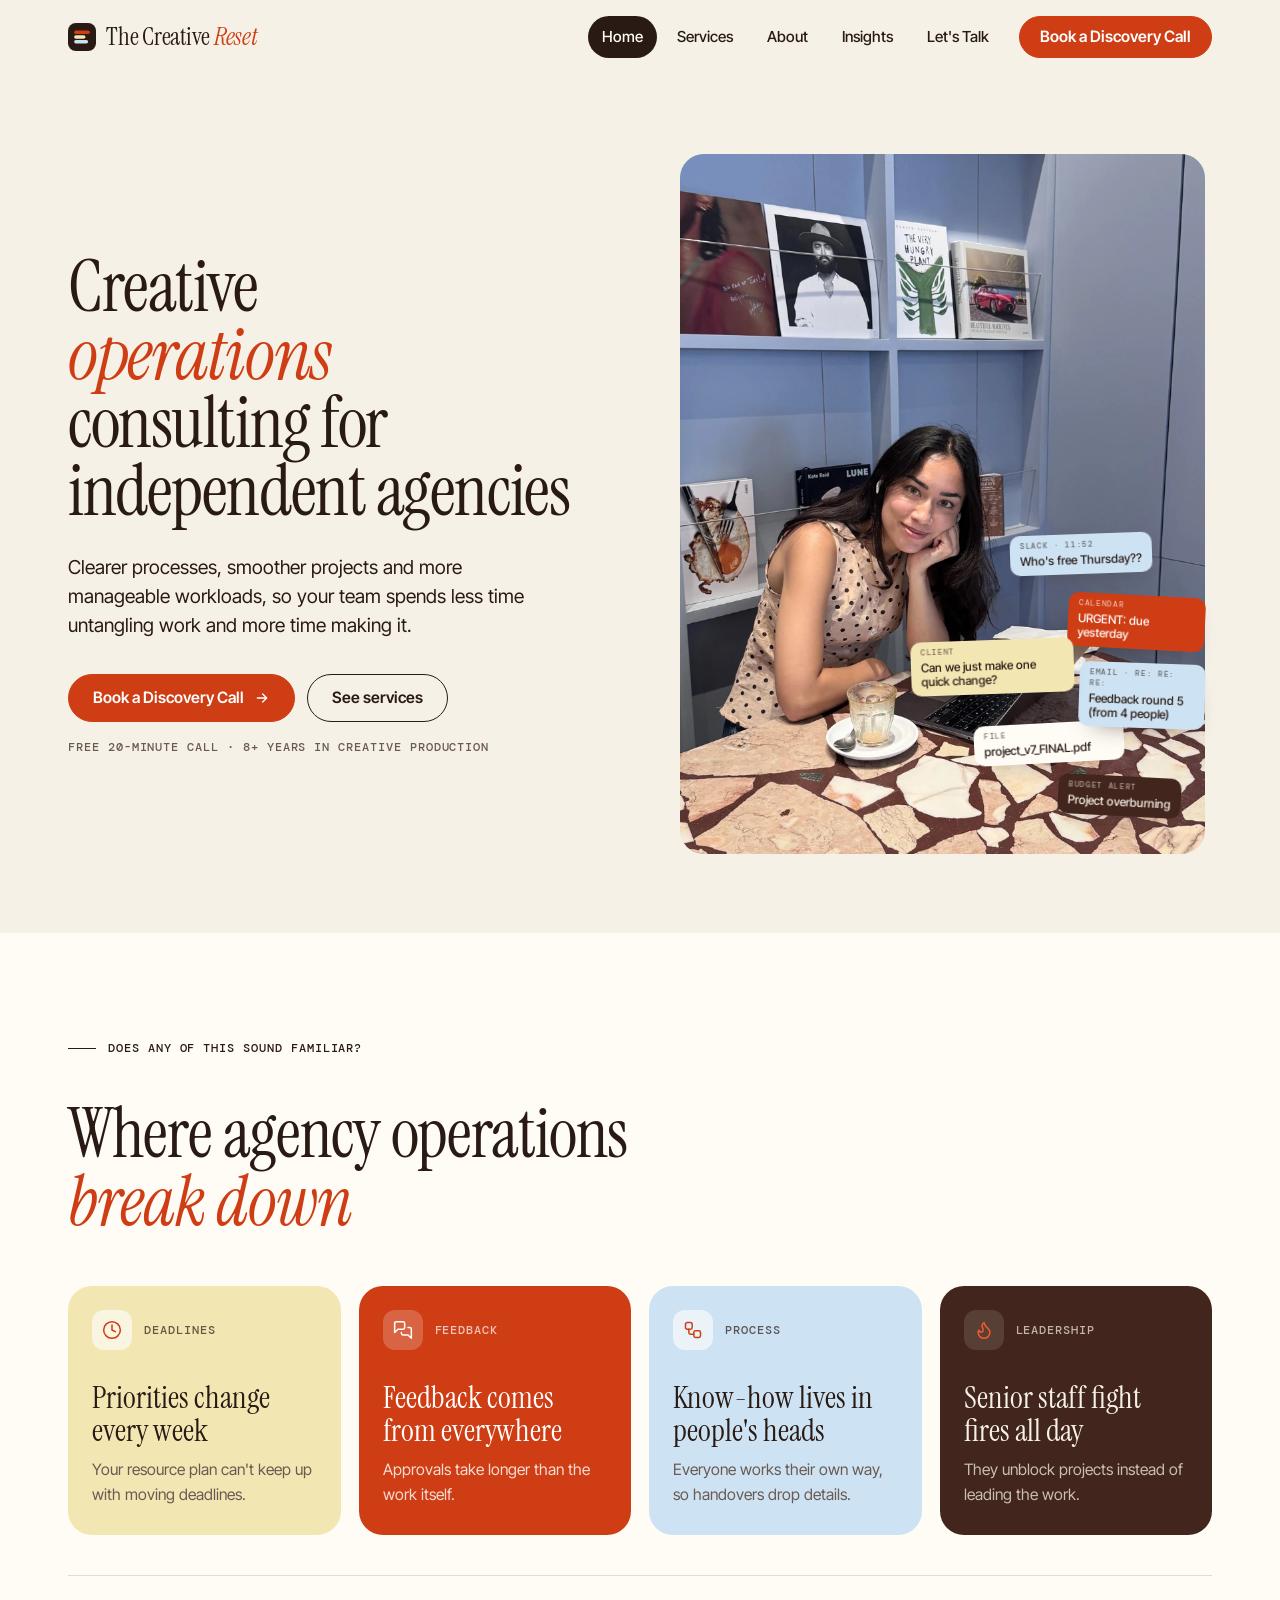
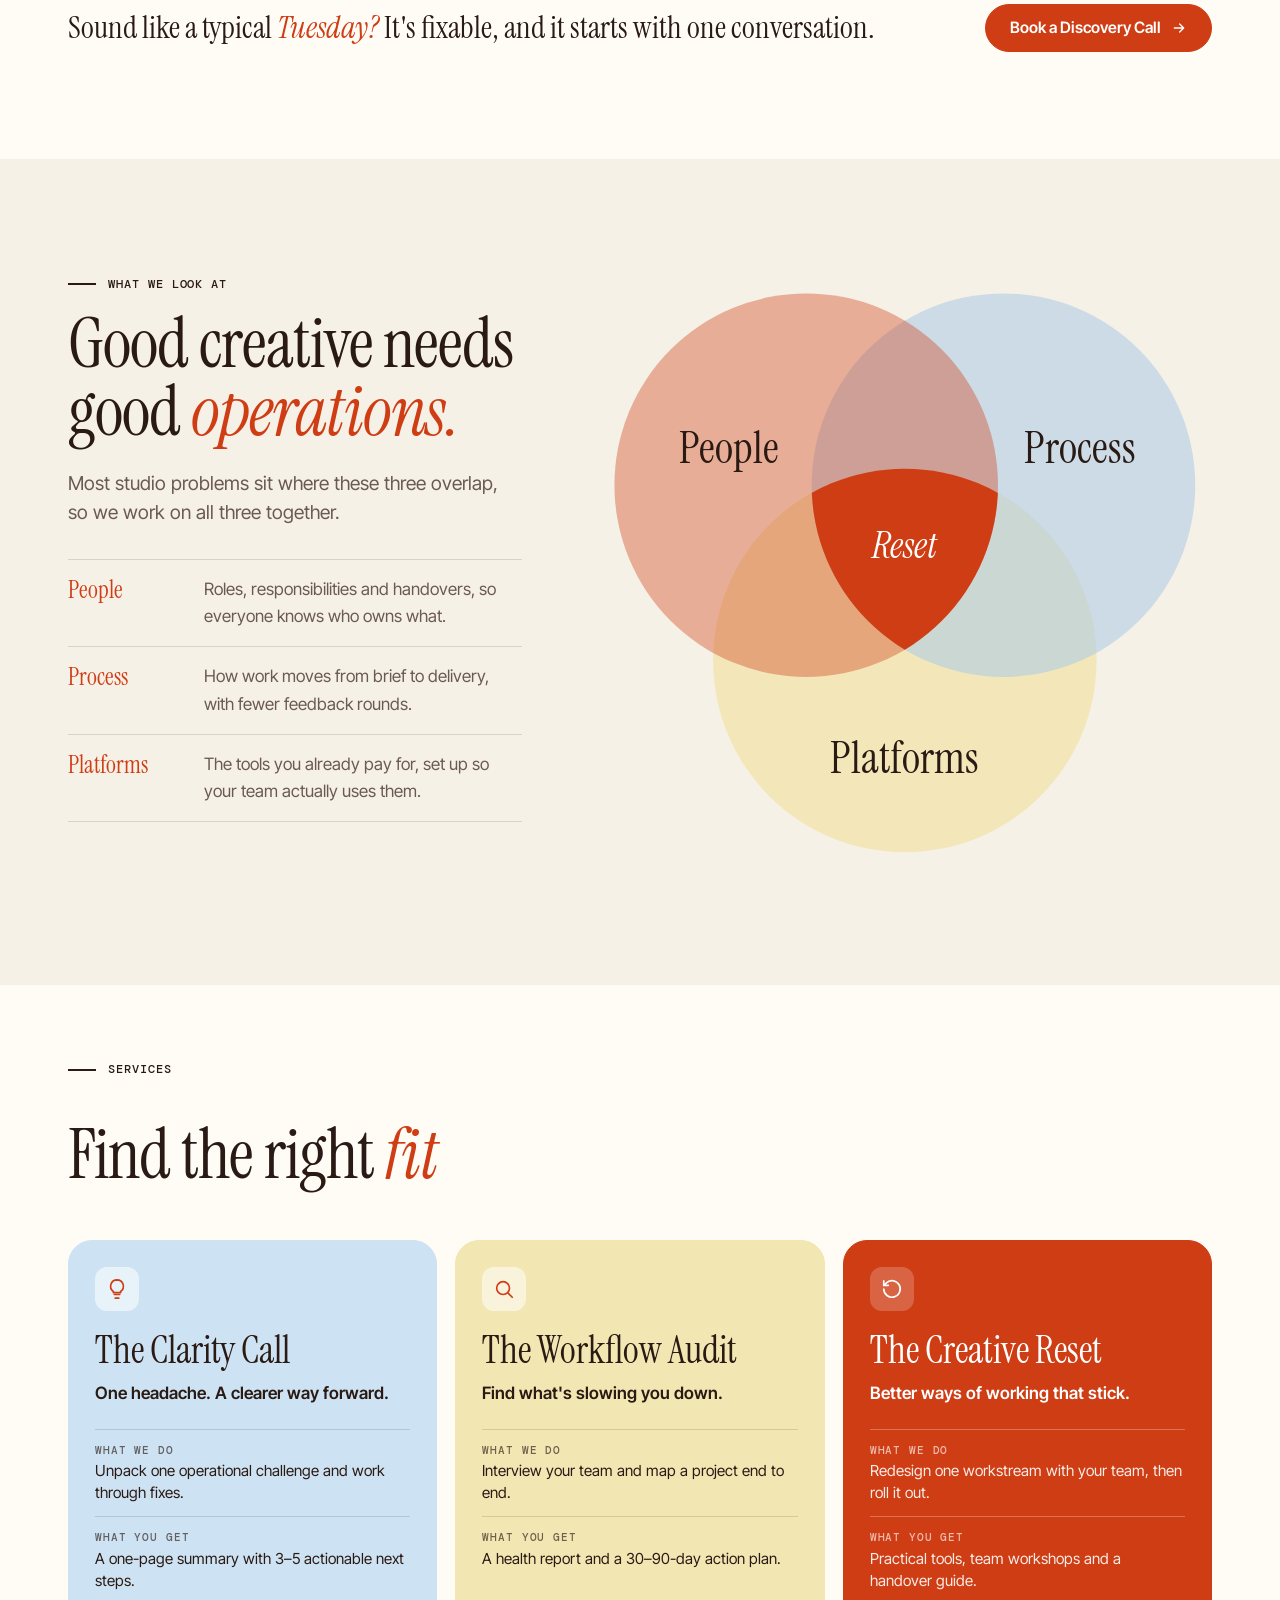
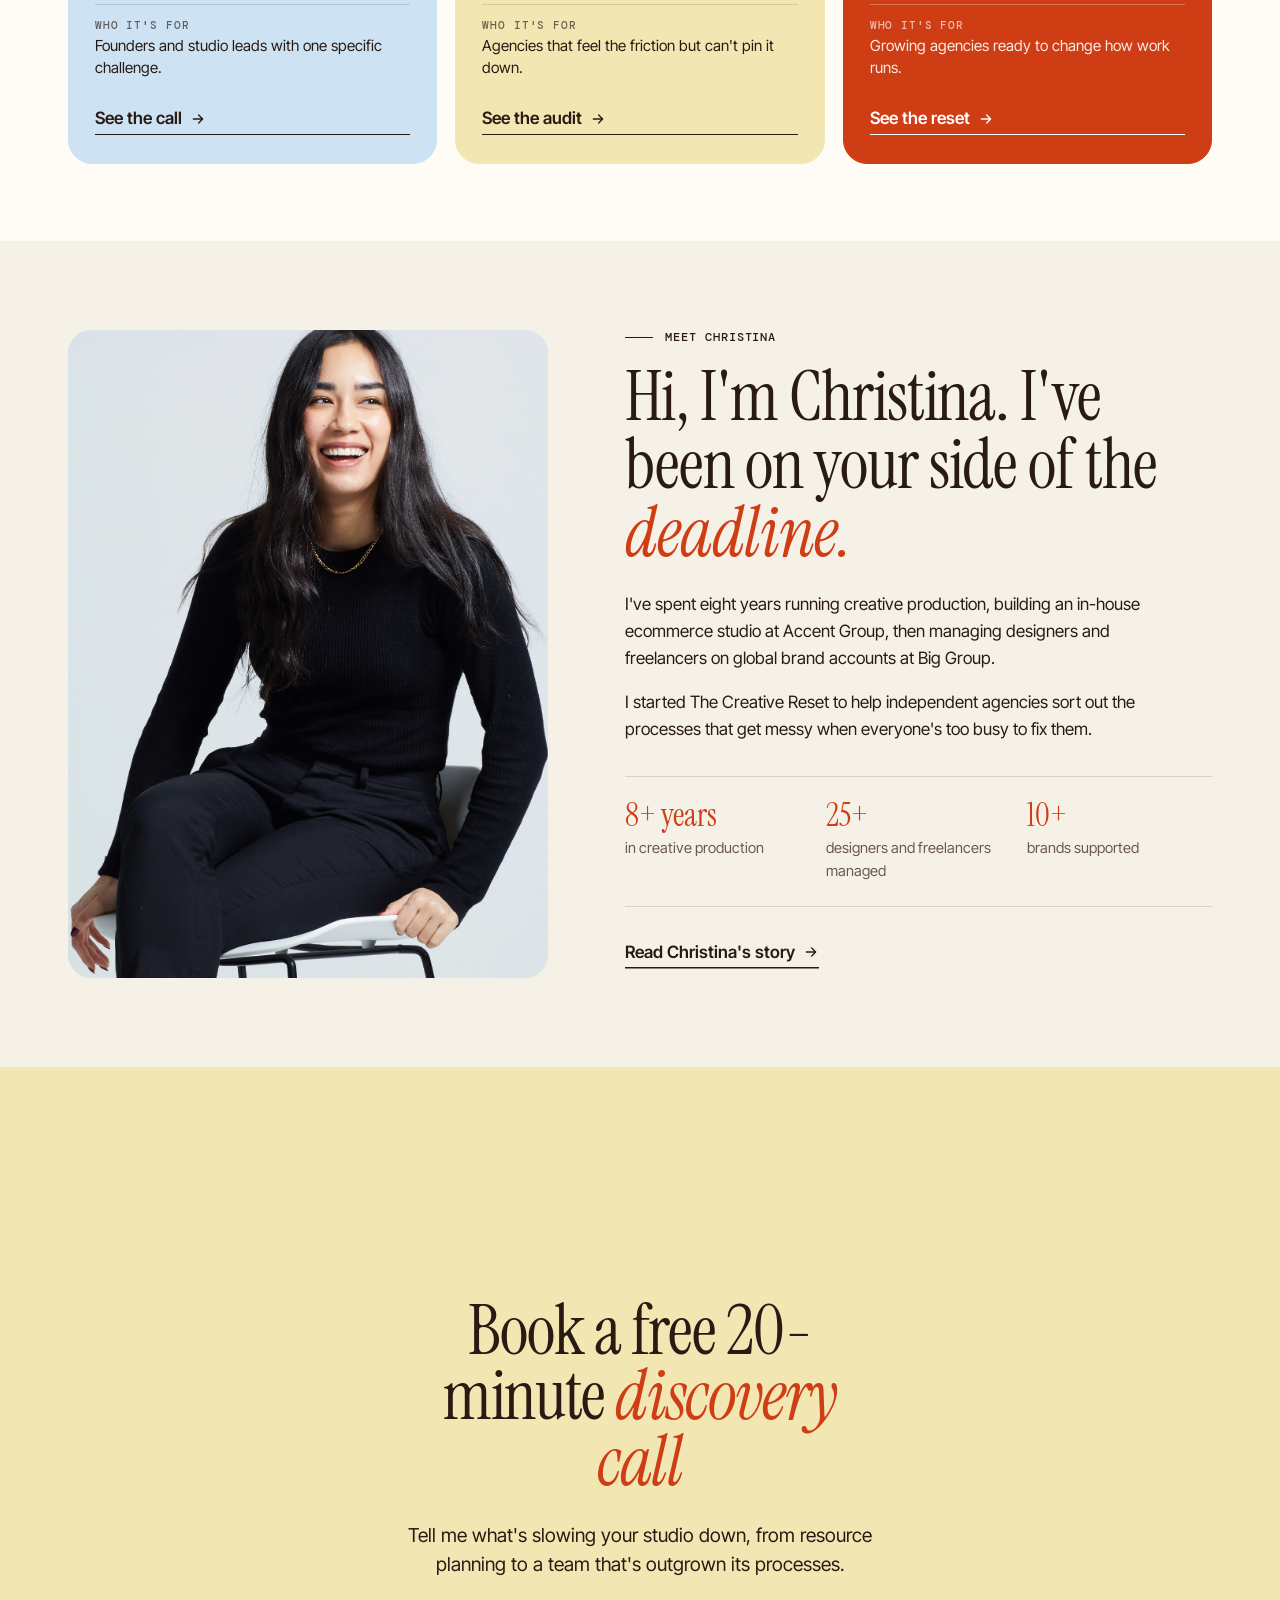
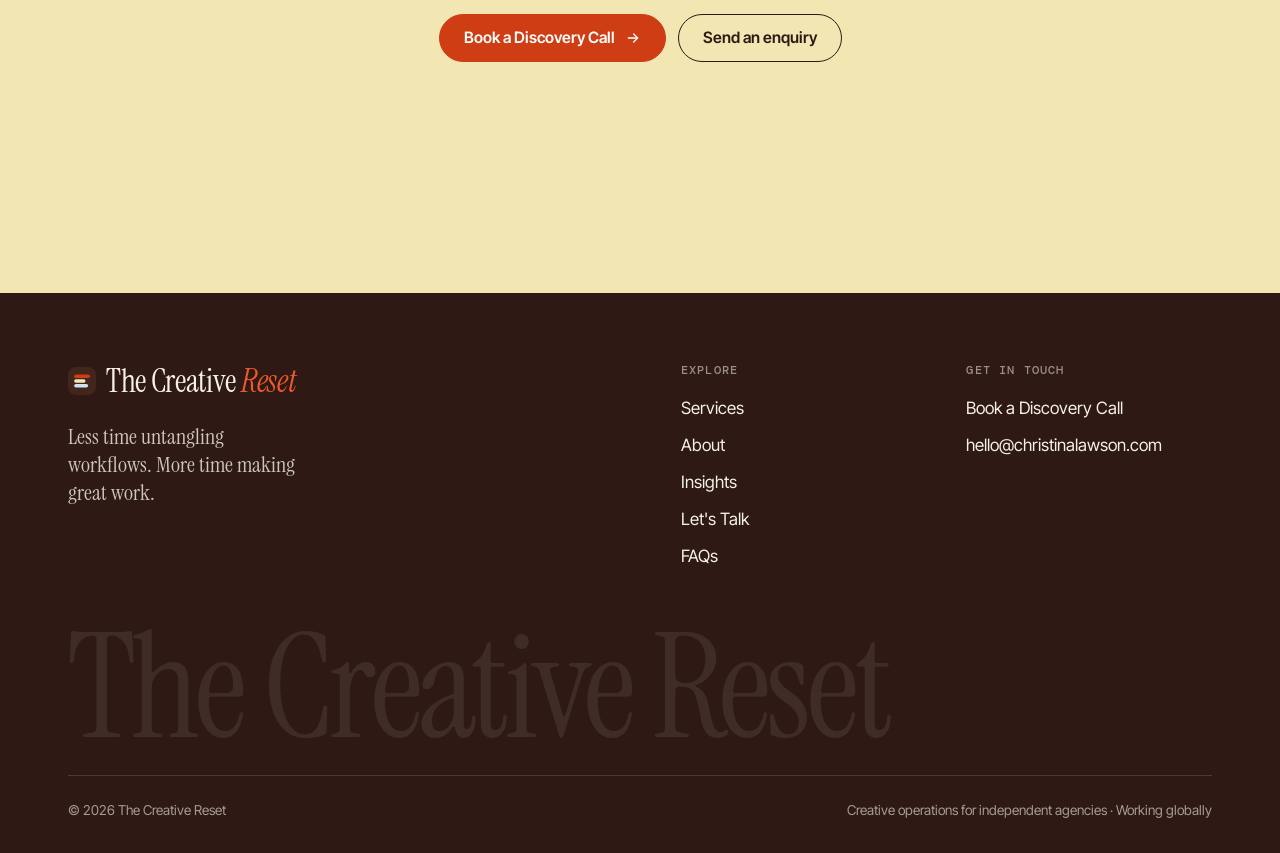
<file: index.html>
<!doctype html>
<html lang="en-GB">
<head>
<meta charset="utf-8">
<meta name="viewport" content="width=device-width, initial-scale=1">
<title>The Creative Reset · Creative operations consulting</title>
<meta name="description" content="Creative operations and workflow consultancy for independent creative agencies. Less time untangling workflows, more time making great work.">
<link rel="canonical" href="https://christinalawson.com/">
<link rel="icon" href="assets/favicon.svg" type="image/svg+xml">
<link rel="icon" href="favicon-32.png" sizes="32x32" type="image/png">
<link rel="apple-touch-icon" href="apple-touch-icon.png">
<link rel="preconnect" href="https://fonts.googleapis.com">
<link rel="preconnect" href="https://fonts.gstatic.com" crossorigin>
<link rel="stylesheet" href="https://fonts.googleapis.com/css2?family=DM+Mono:wght@500&family=Instrument+Serif:ital@0;1&family=Inter+Tight:wght@400;500;600&display=swap">
<link rel="stylesheet" href="assets/site.css?v=41">
</head>
<body>
<a class="skip" href="#main">Skip to content</a>
<header class="header">
  <div class="wrap header__in">
    <a class="logo" href="index.html" aria-label="The Creative Reset, home"><svg viewBox="0 0 32 32" aria-hidden="true"><rect width="32" height="32" rx="9" fill="#2a1a14"/><rect x="7" y="8.5" width="18" height="4" rx="2" fill="#cf3d14"/><rect x="7" y="14" width="13" height="4" rx="2" fill="#f2e6b3"/><rect x="7" y="19.5" width="16" height="4" rx="2" fill="#cde2f2"/></svg><span>The Creative <em>Reset</em></span></a>
    <button class="menu-btn" type="button" aria-expanded="false" aria-controls="nav">Menu</button>
    <nav class="nav" id="nav" aria-label="Main">
      <a href="index.html" aria-current="page">Home</a><a href="services.html">Services</a><a href="about.html">About</a><a href="insights.html">Insights</a><a href="contact.html">Let's Talk</a>
      <a class="btn btn--primary" href="discovery-call.html">Book a Discovery Call</a>
    </nav>
  </div>
</header>
<main id="main">
<section class="hp-screen hp-hero">
  <div class="wrap hp-hero__grid">
    <div>
      <h1 class="hp-h1">Creative<br> <em>operations</em><br> consulting for<br> independent agencies</h1>
      <p class="lead">Clearer processes, smoother projects and more manageable workloads, so your team spends less time untangling work and more time making it.</p>
      <div class="btn-row">
        <a class="btn btn--primary" href="discovery-call.html">Book a Discovery Call <svg viewBox="0 0 24 24" fill="none" stroke="currentColor" stroke-width="2" stroke-linecap="round" stroke-linejoin="round" aria-hidden="true"><path d="M5 12h14M13 6l6 6-6 6"/></svg></a>
        <a class="btn" href="services.html">See services</a>
      </div>
      <p class="hp-fact label">Free 20-minute call · 8+ years in creative production</p>
    </div>
    <div class="pc">
      <p class="sr-only">A pile of messages like "URGENT: due yesterday" and "Project overburning" turns into a checklist: team booked in, one agreed version, one round of feedback, changes scoped, on budget, delivered on time.</p>
      <figure class="hp-photo"><img src="images/christina-cafe.webp" alt="Christina Lawson at a café table with her laptop" width="852" height="1136"></figure>
      <div class="hp-note hp-note--1 hp-note--tomato" style="--r:3deg;--i:1;--k:0" aria-hidden="true"><span class="hp-note__mess"><span class="label">Calendar</span><b>URGENT: due yesterday</b></span><span class="hp-note__tidy"><i><svg viewBox="0 0 24 24" fill="none" stroke="currentColor" stroke-width="2.4" stroke-linecap="round" stroke-linejoin="round" aria-hidden="true"><path d="m6 12 4 4 8-8"/></svg></i><b>Delivered on time</b></span></div>
      <div class="hp-note hp-note--2 hp-note--sky" style="--r:-2deg;--i:2;--k:1" aria-hidden="true"><span class="hp-note__mess"><span class="label">Slack · 11:52</span><b>Who's free Thursday??</b></span><span class="hp-note__tidy"><i><svg viewBox="0 0 24 24" fill="none" stroke="currentColor" stroke-width="2.4" stroke-linecap="round" stroke-linejoin="round" aria-hidden="true"><path d="m6 12 4 4 8-8"/></svg></i><b>Team booked in</b></span></div>
      <div class="hp-note hp-note--4" style="--r:-3deg;--i:4;--k:3" aria-hidden="true"><span class="hp-note__mess"><span class="label">File</span><b>project_v7_FINAL.pdf</b></span><span class="hp-note__tidy"><i><svg viewBox="0 0 24 24" fill="none" stroke="currentColor" stroke-width="2.4" stroke-linecap="round" stroke-linejoin="round" aria-hidden="true"><path d="m6 12 4 4 8-8"/></svg></i><b>One agreed version</b></span></div>
      <div class="hp-note hp-note--5 hp-note--sky" style="--r:2deg;--i:5;--k:5" aria-hidden="true"><span class="hp-note__mess"><span class="label">Email · Re: Re: Re:</span><b>Feedback round 5 (from 4 people)</b></span><span class="hp-note__tidy"><i><svg viewBox="0 0 24 24" fill="none" stroke="currentColor" stroke-width="2.4" stroke-linecap="round" stroke-linejoin="round" aria-hidden="true"><path d="m6 12 4 4 8-8"/></svg></i><b>One round of feedback</b></span></div>
      <div class="hp-note hp-note--6 hp-note--butter" style="--r:-2deg;--i:6;--k:2" aria-hidden="true"><span class="hp-note__mess"><span class="label">Client</span><b>Can we just make one quick change?</b></span><span class="hp-note__tidy"><i><svg viewBox="0 0 24 24" fill="none" stroke="currentColor" stroke-width="2.4" stroke-linecap="round" stroke-linejoin="round" aria-hidden="true"><path d="m6 12 4 4 8-8"/></svg></i><b>Changes scoped</b></span></div>
      <div class="hp-note hp-note--7 hp-note--roast" style="--r:3deg;--i:7;--k:4" aria-hidden="true"><span class="hp-note__mess"><span class="label">Budget alert</span><b>Project overburning</b></span><span class="hp-note__tidy"><i><svg viewBox="0 0 24 24" fill="none" stroke="currentColor" stroke-width="2.4" stroke-linecap="round" stroke-linejoin="round" aria-hidden="true"><path d="m6 12 4 4 8-8"/></svg></i><b>On budget</b></span></div>
    </div>
  </div>
</section>

<section class="hp-screen section--paper" id="problems">
  <div class="wrap">
    <div class="section-head">
      <p class="label">Does any of this sound familiar?</p>
      <h2 class="h2">Where agency operations <em>break down</em></h2>
    </div>
    <ul class="swatches">
      <li class="swatch swatch--butter"><div class="swatch__top"><span class="swatch__icon"><svg viewBox="0 0 24 24" fill="none" stroke="currentColor" stroke-width="1.8" stroke-linecap="round" stroke-linejoin="round" aria-hidden="true"><circle cx="12" cy="12" r="10"/><path d="M12 6v6l4 2"/></svg></span><span class="label">Deadlines</span></div><div><h3>Priorities change every week</h3><p>Your resource plan can't keep up with moving deadlines.</p></div></li>
      <li class="swatch swatch--tomato"><div class="swatch__top"><span class="swatch__icon"><svg viewBox="0 0 24 24" fill="none" stroke="currentColor" stroke-width="1.8" stroke-linecap="round" stroke-linejoin="round" aria-hidden="true"><path d="M14 9a2 2 0 0 1-2 2H6l-4 4V4a2 2 0 0 1 2-2h8a2 2 0 0 1 2 2z"/><path d="M18 9h2a2 2 0 0 1 2 2v11l-4-4h-6a2 2 0 0 1-2-2v-1"/></svg></span><span class="label">Feedback</span></div><div><h3>Feedback comes from everywhere</h3><p>Approvals take longer than the work itself.</p></div></li>
      <li class="swatch swatch--sky"><div class="swatch__top"><span class="swatch__icon"><svg viewBox="0 0 24 24" fill="none" stroke="currentColor" stroke-width="1.8" stroke-linecap="round" stroke-linejoin="round" aria-hidden="true"><rect x="3" y="3" width="8" height="8" rx="2"/><path d="M7 11v4a2 2 0 0 0 2 2h4"/><rect x="13" y="13" width="8" height="8" rx="2"/></svg></span><span class="label">Process</span></div><div><h3>Know-how lives in people's heads</h3><p>Everyone works their own way, so handovers drop details.</p></div></li>
      <li class="swatch swatch--roast"><div class="swatch__top"><span class="swatch__icon"><svg viewBox="0 0 24 24" fill="none" stroke="currentColor" stroke-width="1.8" stroke-linecap="round" stroke-linejoin="round" aria-hidden="true"><path d="M8.5 14.5A2.5 2.5 0 0 0 11 12c0-1.38-.5-2-1-3-1.07-2.14-.22-4.05 2-6 .5 2.5 2 4.9 4 6.5 2 1.6 3 3.5 3 5.5a7 7 0 1 1-14 0c0-1.15.43-2.29 1-3a2.5 2.5 0 0 0 2.5 2.5z"/></svg></span><span class="label">Leadership</span></div><div><h3>Senior staff fight fires all day</h3><p>They unblock projects instead of leading the work.</p></div></li>
    </ul>
    <div class="familiar__end">
      <p>Sound like a typical <em>Tuesday?</em> It's fixable, and it starts with one conversation.</p>
      <a class="btn btn--primary" href="discovery-call.html">Book a Discovery Call <svg viewBox="0 0 24 24" fill="none" stroke="currentColor" stroke-width="2" stroke-linecap="round" stroke-linejoin="round" aria-hidden="true"><path d="M5 12h14M13 6l6 6-6 6"/></svg></a>
    </div>
  </div>
</section>

<section class="hp-screen" id="approach">
  <div class="wrap hp-split">
    <div>
      <p class="label hp-label">What we look at</p>
      <h2 class="h2">Good creative needs good <em>operations.</em></h2>
      <p class="lead muted">Most studio problems sit where these three overlap, so we work on all three together.</p>
      <dl class="pillars">
        <div><dt>People</dt><dd>Roles, responsibilities and handovers, so everyone knows who owns what.</dd></div>
        <div><dt>Process</dt><dd>How work moves from brief to delivery, with fewer feedback rounds.</dd></div>
        <div><dt>Platforms</dt><dd>The tools you already pay for, set up so your team actually uses them.</dd></div>
      </dl>
    </div>
    <figure class="venn">
      <svg viewBox="20 20 560 540" role="img" aria-label="Three overlapping circles, People, Process and Platforms, with Reset where all three meet.">
        <defs>
          <clipPath id="venn-people"><circle cx="210" cy="210" r="175"/></clipPath>
          <clipPath id="venn-process"><circle cx="390" cy="210" r="175"/></clipPath>
        </defs>
        <g class="venn__spin">
          <circle class="venn__platforms" cx="300" cy="370" r="175"/>
          <circle class="venn__process" cx="390" cy="210" r="175"/>
          <circle class="venn__people" cx="210" cy="210" r="175"/>
          <g clip-path="url(#venn-people)"><circle class="venn__middle" cx="300" cy="370" r="175" clip-path="url(#venn-process)"/></g>
        </g>
        <g class="venn__words">
          <text x="140" y="180">People</text>
          <text x="460" y="180">Process</text>
          <text x="300" y="462">Platforms</text>
          <text class="venn__centre" x="300" y="268">Reset</text>
        </g>
      </svg>
    </figure>
  </div>
</section>

<section class="hp-screen section--paper" id="services">
  <div class="wrap">
    <div class="section-head">
      <p class="label">Services</p>
      <h2 class="h2">Find the right <em>fit</em></h2>
    </div>
    <div class="pathway svc-overview">
      <a class="offer offer--sky" href="services.html#clarity">
        <span class="offer__icon"><svg viewBox="0 0 24 24" fill="none" stroke="currentColor" stroke-width="1.8" stroke-linecap="round" stroke-linejoin="round" aria-hidden="true"><path d="M9 18h6M10 22h4"/><path d="M12 2a7 7 0 0 0-4 12.7V16h8v-1.3A7 7 0 0 0 12 2z"/></svg></span>
        <h3>The Clarity Call</h3>
        <p class="offer__tag">One headache. A clearer way forward.</p>
        <dl class="offer__rows">
          <div><dt>What we do</dt><dd>Unpack one operational challenge and work through fixes.</dd></div>
          <div><dt>What you get</dt><dd>A one-page summary with 3–5 actionable next steps.</dd></div>
          <div><dt>Who it's for</dt><dd>Founders and studio leads with one specific challenge.</dd></div>
        </dl>
        <span class="link-arrow">See the call <svg viewBox="0 0 24 24" fill="none" stroke="currentColor" stroke-width="2" stroke-linecap="round" stroke-linejoin="round" aria-hidden="true"><path d="M5 12h14M13 6l6 6-6 6"/></svg></span>
      </a>
      <a class="offer offer--butter" href="services.html#audit">
        <span class="offer__icon"><svg viewBox="0 0 24 24" fill="none" stroke="currentColor" stroke-width="1.8" stroke-linecap="round" stroke-linejoin="round" aria-hidden="true"><circle cx="11" cy="11" r="7"/><path d="m21 21-4.3-4.3"/></svg></span>
        <h3>The Workflow Audit</h3>
        <p class="offer__tag">Find what's slowing you down.</p>
        <dl class="offer__rows">
          <div><dt>What we do</dt><dd>Interview your team and map a project end to end.</dd></div>
          <div><dt>What you get</dt><dd>A health report and a 30–90-day action plan.</dd></div>
          <div><dt>Who it's for</dt><dd>Agencies that feel the friction but can't pin it down.</dd></div>
        </dl>
        <span class="link-arrow">See the audit <svg viewBox="0 0 24 24" fill="none" stroke="currentColor" stroke-width="2" stroke-linecap="round" stroke-linejoin="round" aria-hidden="true"><path d="M5 12h14M13 6l6 6-6 6"/></svg></span>
      </a>
      <a class="offer offer--tomato" href="services.html#reset">
        <span class="offer__icon"><svg viewBox="0 0 24 24" fill="none" stroke="currentColor" stroke-width="1.8" stroke-linecap="round" stroke-linejoin="round" aria-hidden="true"><path d="M3 12a9 9 0 1 0 2.6-6.4L3 8"/><path d="M3 3v5h5"/></svg></span>
        <h3>The Creative Reset</h3>
        <p class="offer__tag">Better ways of working that stick.</p>
        <dl class="offer__rows">
          <div><dt>What we do</dt><dd>Redesign one workstream with your team, then roll it out.</dd></div>
          <div><dt>What you get</dt><dd>Practical tools, team workshops and a handover guide.</dd></div>
          <div><dt>Who it's for</dt><dd>Growing agencies ready to change how work runs.</dd></div>
        </dl>
        <span class="link-arrow">See the reset <svg viewBox="0 0 24 24" fill="none" stroke="currentColor" stroke-width="2" stroke-linecap="round" stroke-linejoin="round" aria-hidden="true"><path d="M5 12h14M13 6l6 6-6 6"/></svg></span>
      </a>
    </div>
  </div>
</section>


<section class="hp-screen" id="christina">
  <div class="wrap hp-split hp-split--photo-first">
    <a class="hp-photo hp-photo--link" href="about.html" tabindex="-1" aria-hidden="true">
      <img src="images/christina-about.webp" alt="" width="1331" height="1775" loading="lazy">
    </a>
    <div>
      <p class="label hp-label">Meet Christina</p>
      <h2 class="h2">Hi, I'm Christina. I've been on your side of the <em>deadline.</em></h2>
      <p>I've spent eight years running creative production, building an in-house ecommerce studio at Accent Group, then managing designers and freelancers on global brand accounts at Big Group.</p>
      <p>I started The Creative Reset to help independent agencies sort out the processes that get messy when everyone's too busy to fix them.</p>
      <dl class="hp-facts">
        <div><dt>8+ years</dt><dd>in creative production</dd></div>
        <div><dt>25+</dt><dd>designers and freelancers managed</dd></div>
        <div><dt>10+</dt><dd>brands supported</dd></div>
      </dl>
      <a class="link-arrow" href="about.html">Read Christina's story <svg viewBox="0 0 24 24" fill="none" stroke="currentColor" stroke-width="2" stroke-linecap="round" stroke-linejoin="round" aria-hidden="true"><path d="M5 12h14M13 6l6 6-6 6"/></svg></a>
    </div>
  </div>
</section>

<section class="hp-screen section--butter hp-close" id="book">
  <div class="wrap">
    <h2 class="hp-h1">Book a free 20-minute <em>discovery call</em></h2>
    <p class="lead">Tell me what's slowing your studio down, from resource planning to a team that's outgrown its processes.</p>
    <div class="btn-row">
      <a class="btn btn--primary" href="discovery-call.html">Book a Discovery Call <svg viewBox="0 0 24 24" fill="none" stroke="currentColor" stroke-width="2" stroke-linecap="round" stroke-linejoin="round" aria-hidden="true"><path d="M5 12h14M13 6l6 6-6 6"/></svg></a>
      <a class="btn" href="contact.html">Send an enquiry</a>
    </div>
  </div>
</section>
</main>
<footer class="footer">
  <div class="wrap">
    <div class="footer__top">
      <div>
        <a class="logo" href="index.html"><svg viewBox="0 0 32 32" aria-hidden="true"><rect width="32" height="32" rx="9" fill="#2a1a14"/><rect x="7" y="8.5" width="18" height="4" rx="2" fill="#cf3d14"/><rect x="7" y="14" width="13" height="4" rx="2" fill="#f2e6b3"/><rect x="7" y="19.5" width="16" height="4" rx="2" fill="#cde2f2"/></svg><span>The Creative <em>Reset</em></span></a>
        <p class="footer__line">Less time untangling workflows. More time making great work.</p>
      </div>
      <div>
        <h2>Explore</h2>
        <ul><li><a href="services.html">Services</a></li><li><a href="about.html">About</a></li><li><a href="insights.html">Insights</a></li><li><a href="contact.html">Let's Talk</a></li><li><a href="faq.html">FAQs</a></li></ul>
      </div>
      <div>
        <h2>Get in touch</h2>
        <ul><li><a href="discovery-call.html">Book a Discovery Call</a></li><li><a href="mailto:hello@christinalawson.com">hello@christinalawson.com</a></li></ul>
      </div>
    </div>
    <p class="footer__big" aria-hidden="true">The Creative Reset</p>
    <div class="footer__base"><span>© <span data-year>2026</span> The Creative Reset</span><span>Creative operations for independent agencies · Working globally</span></div>
  </div>
</footer>
<script src="assets/site.js?v=41"></script>
</body>
</html>
</file>
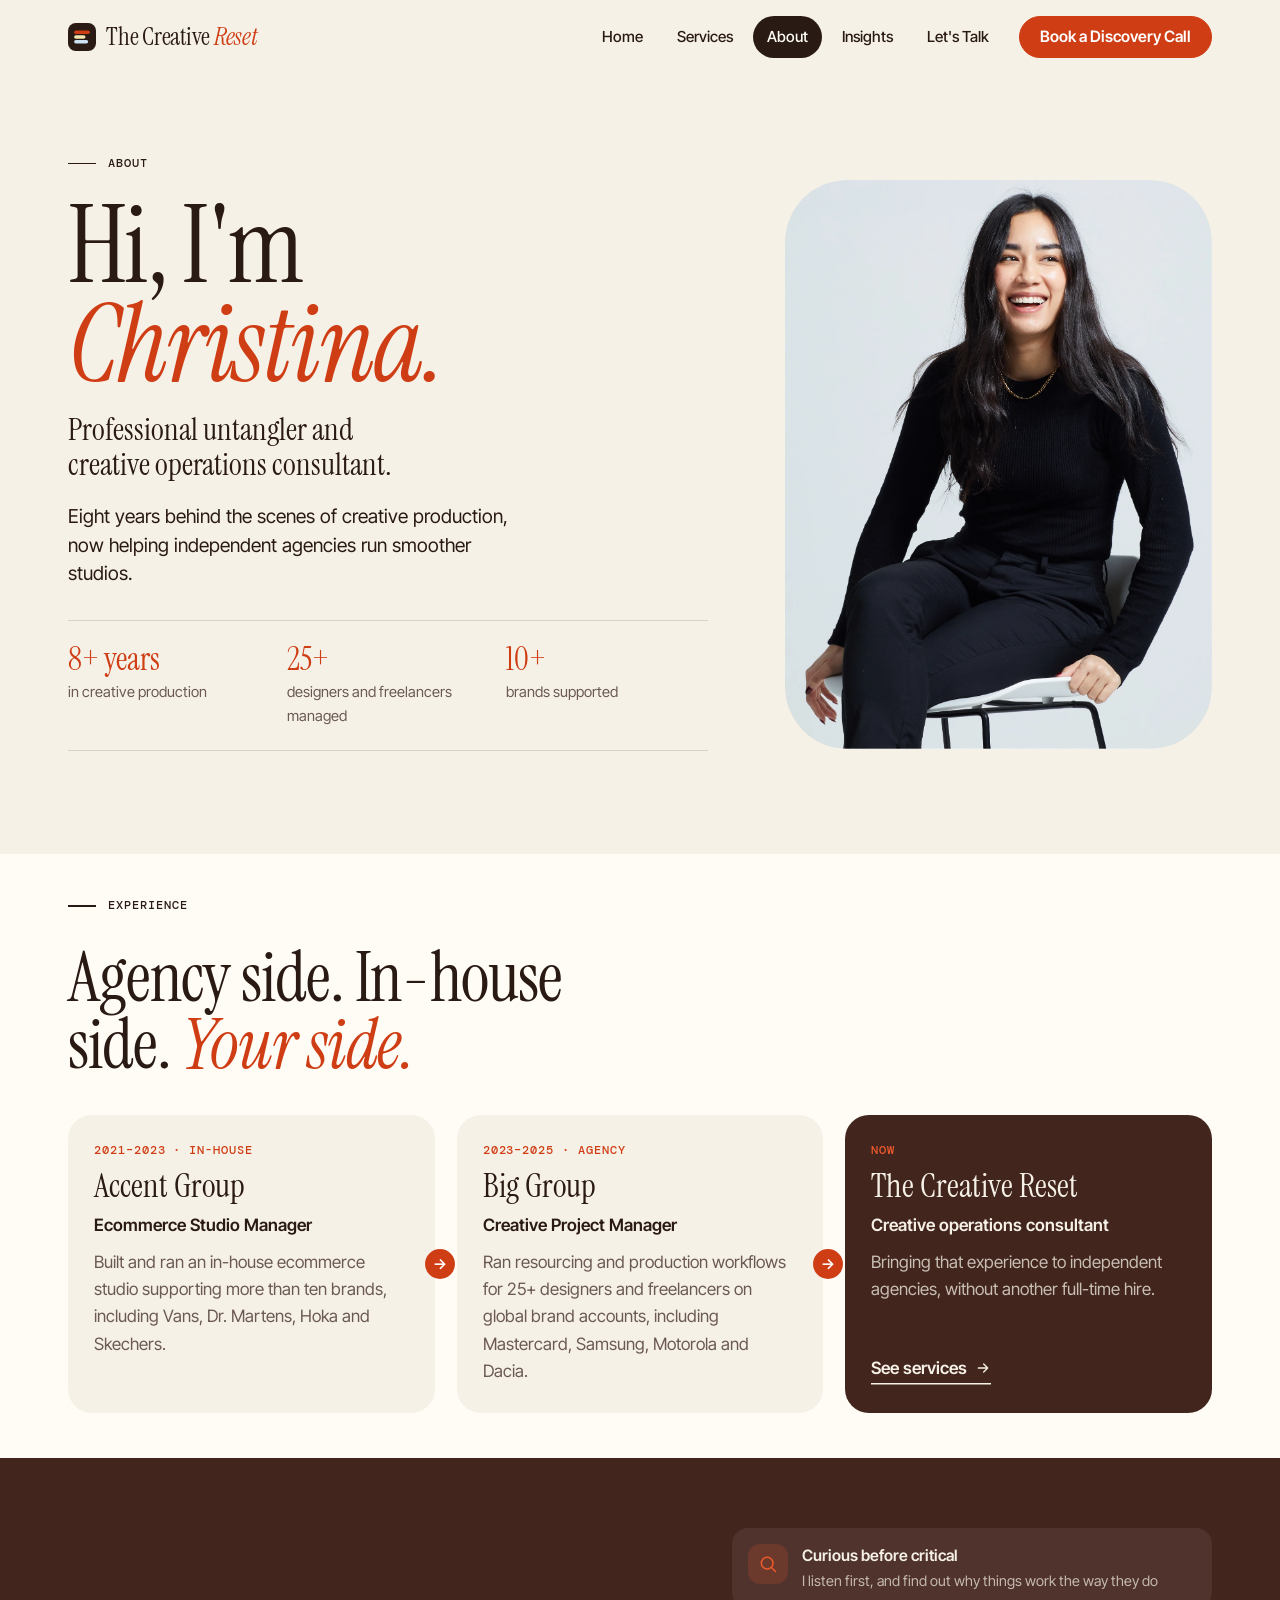
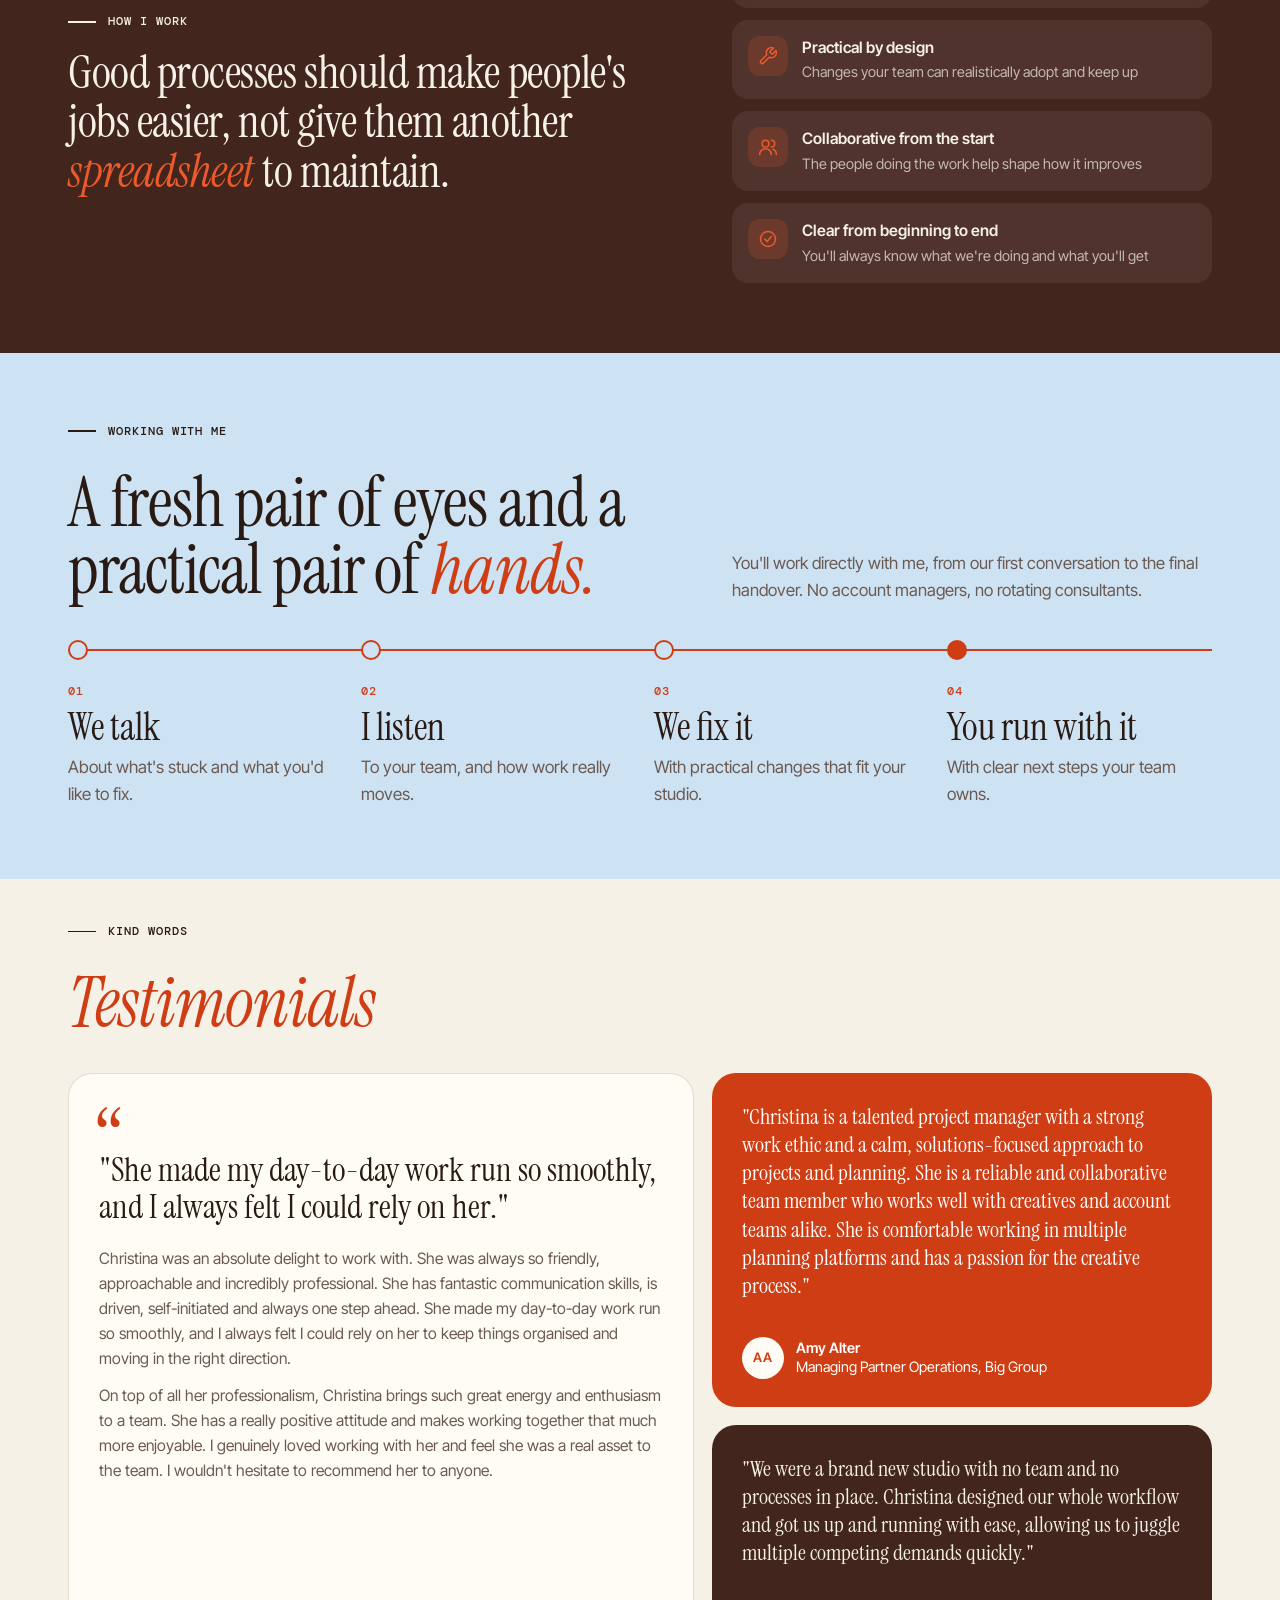
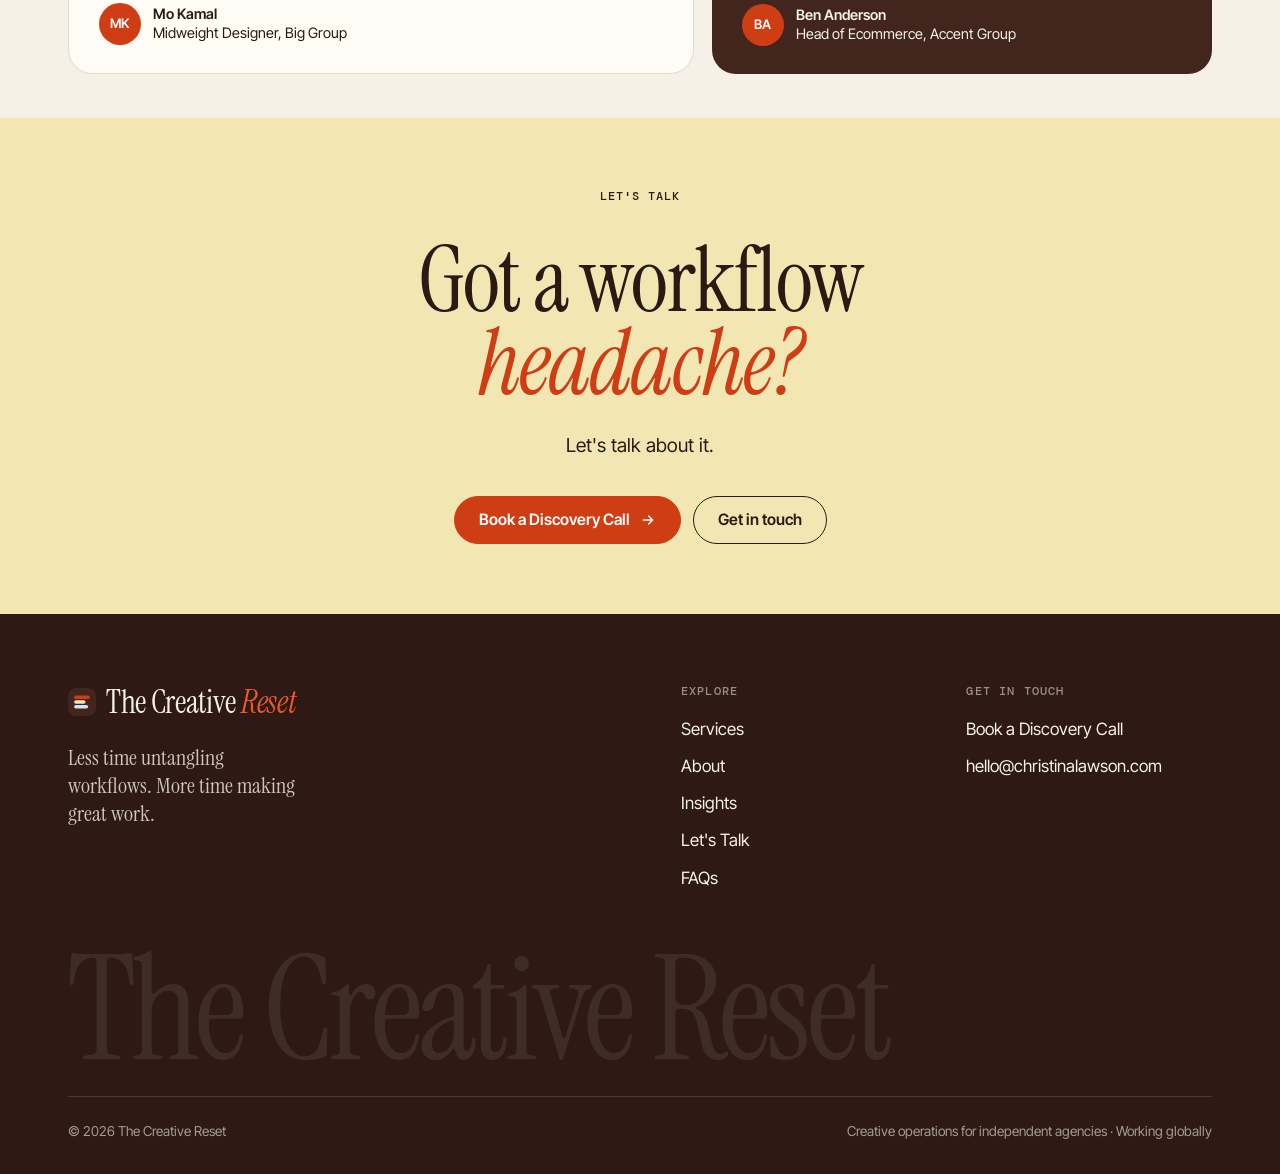
<file: about.html>
<!doctype html>
<html lang="en-GB">
<head>
<meta charset="utf-8">
<meta name="viewport" content="width=device-width, initial-scale=1">
<title>About · The Creative Reset</title>
<meta name="description" content="Hi, I'm Christina. Eight years behind the scenes of creative production, now helping independent agencies work better.">
<link rel="canonical" href="https://christinalawson.com/about.html">
<link rel="icon" href="assets/favicon.svg" type="image/svg+xml">
<link rel="icon" href="favicon-32.png" sizes="32x32" type="image/png">
<link rel="apple-touch-icon" href="apple-touch-icon.png">
<link rel="preconnect" href="https://fonts.googleapis.com">
<link rel="preconnect" href="https://fonts.gstatic.com" crossorigin>
<link rel="stylesheet" href="https://fonts.googleapis.com/css2?family=DM+Mono:wght@500&family=Instrument+Serif:ital@0;1&family=Inter+Tight:wght@400;500;600&display=swap">
<link rel="stylesheet" href="assets/site.css?v=41">
</head>
<body>
<a class="skip" href="#main">Skip to content</a>
<header class="header">
  <div class="wrap header__in">
    <a class="logo" href="index.html" aria-label="The Creative Reset, home"><svg viewBox="0 0 32 32" aria-hidden="true"><rect width="32" height="32" rx="9" fill="#2a1a14"/><rect x="7" y="8.5" width="18" height="4" rx="2" fill="#cf3d14"/><rect x="7" y="14" width="13" height="4" rx="2" fill="#f2e6b3"/><rect x="7" y="19.5" width="16" height="4" rx="2" fill="#cde2f2"/></svg><span>The Creative <em>Reset</em></span></a>
    <button class="menu-btn" type="button" aria-expanded="false" aria-controls="nav">Menu</button>
    <nav class="nav" id="nav" aria-label="Main">
      <a href="index.html">Home</a><a href="services.html">Services</a><a href="about.html" aria-current="page">About</a><a href="insights.html">Insights</a><a href="contact.html">Let's Talk</a>
      <a class="btn btn--primary" href="discovery-call.html">Book a Discovery Call</a>
    </nav>
  </div>
</header>
<main id="main">
<section class="page-hero section--compact">
  <div class="wrap about-hero">
    <div>
      <p class="label">About</p>
      <h1 class="display">Hi, I'm <em>Christina.</em></h1>
      <p class="about-hero__sub">Professional untangler and<br> creative operations consultant.</p>
      <p class="lead">Eight years behind the scenes of creative production, now helping independent agencies run smoother studios.</p>
      <dl class="hp-facts">
        <div><dt>8+ years</dt><dd>in creative production</dd></div>
        <div><dt>25+</dt><dd>designers and freelancers managed</dd></div>
        <div><dt>10+</dt><dd>brands supported</dd></div>
      </dl>
    </div>
    <div class="about-hero__photo">
      <img src="images/christina-about.webp" alt="Christina Lawson laughing, sitting on a white stool in a black outfit" width="1331" height="1775">
    </div>
  </div>
</section>

<section class="section section--compact section--snug section--paper">
  <div class="wrap">
    <div class="section-head">
      <p class="label">Experience</p>
      <h2 class="h2">Agency side. In-house side. <em>Your side.</em></h2>
    </div>
    <ol class="path">
      <li>
        <span class="label">2021–2023 · In-house</span>
        <h3>Accent Group</h3>
        <p class="path__role">Ecommerce Studio Manager</p>
        <p>Built and ran an in-house ecommerce studio supporting more than ten brands, including Vans, Dr. Martens, Hoka and Skechers.</p>
      </li>
      <li>
        <span class="label">2023–2025 · Agency</span>
        <h3>Big Group</h3>
        <p class="path__role">Creative Project Manager</p>
        <p>Ran resourcing and production workflows for 25+ designers and freelancers on global brand accounts, including Mastercard, Samsung, Motorola and Dacia.</p>
      </li>
      <li class="path__now">
        <span class="label">Now</span>
        <h3>The Creative Reset</h3>
        <p class="path__role">Creative operations consultant</p>
        <p>Bringing that experience to independent agencies, without another full-time hire.</p>
        <a class="link-arrow" href="services.html">See services <svg viewBox="0 0 24 24" fill="none" stroke="currentColor" stroke-width="2" stroke-linecap="round" stroke-linejoin="round" aria-hidden="true"><path d="M5 12h14M13 6l6 6-6 6"/></svg></a>
      </li>
    </ol>
  </div>
</section>

<section class="section section--compact section--roast">
  <div class="wrap approach">
    <div>
      <p class="label hp-label">How I work</p>
      <blockquote class="approach__quote">Good processes should make people's jobs easier, not give them another <em>spreadsheet</em> to maintain.</blockquote>
    </div>
    <ul class="tiles tiles--stack">
      <li><i><svg viewBox="0 0 24 24" fill="none" stroke="currentColor" stroke-width="1.8" stroke-linecap="round" stroke-linejoin="round" aria-hidden="true"><circle cx="11" cy="11" r="7"/><path d="m21 21-4.3-4.3"/></svg></i><div><b>Curious before critical</b><span>I listen first, and find out why things work the way they do</span></div></li>
      <li><i><svg viewBox="0 0 24 24" fill="none" stroke="currentColor" stroke-width="1.8" stroke-linecap="round" stroke-linejoin="round" aria-hidden="true"><path d="M14.7 6.3a1 1 0 0 0 0 1.4l1.6 1.6a1 1 0 0 0 1.4 0l3.77-3.77a6 6 0 0 1-7.94 7.94l-6.91 6.91a2.12 2.12 0 0 1-3-3l6.91-6.91a6 6 0 0 1 7.94-7.94z"/></svg></i><div><b>Practical by design</b><span>Changes your team can realistically adopt and keep up</span></div></li>
      <li><i><svg viewBox="0 0 24 24" fill="none" stroke="currentColor" stroke-width="1.8" stroke-linecap="round" stroke-linejoin="round" aria-hidden="true"><circle cx="9" cy="8" r="4"/><path d="M2 21a7 7 0 0 1 14 0"/><path d="M16 4a4 4 0 0 1 0 8M22 21a7 7 0 0 0-4-6.3"/></svg></i><div><b>Collaborative from the start</b><span>The people doing the work help shape how it improves</span></div></li>
      <li><i><svg viewBox="0 0 24 24" fill="none" stroke="currentColor" stroke-width="1.8" stroke-linecap="round" stroke-linejoin="round" aria-hidden="true"><circle cx="12" cy="12" r="9"/><path d="m8 12 3 3 5-6"/></svg></i><div><b>Clear from beginning to end</b><span>You'll always know what we're doing and what you'll get</span></div></li>
    </ul>
  </div>
</section>

<section class="section section--compact section--sky" id="process">
  <div class="wrap">
    <div class="section-head">
      <p class="label">Working with me</p>
      <h2 class="h2">A fresh pair of eyes and a practical pair of <em>hands.</em></h2>
      <p class="process__note">You'll work directly with me, from our first conversation to the final handover. No account managers, no rotating consultants.</p>
    </div>
    <ol class="timeline">
      <li><span class="label">01</span><h3>We talk</h3><p>About what's stuck and what you'd like to fix.</p></li>
      <li><span class="label">02</span><h3>I listen</h3><p>To your team, and how work really moves.</p></li>
      <li><span class="label">03</span><h3>We fix it</h3><p>With practical changes that fit your studio.</p></li>
      <li><span class="label">04</span><h3>You run with it</h3><p>With clear next steps your team owns.</p></li>
    </ol>
  </div>
</section>

<section class="section section--compact section--snug" id="testimonials">
  <div class="wrap">
    <div class="section-head">
      <p class="label">Kind words</p>
      <h2 class="h2"><em>Testimonials</em></h2>
    </div>
    <div class="quotes">
      <figure class="quote quote--feature">
        <blockquote>
          <p class="quote__pull">"She made my day-to-day work run so smoothly, and I always felt I could rely on her."</p>
          <p>Christina was an absolute delight to work with. She was always so friendly, approachable and incredibly professional. She has fantastic communication skills, is driven, self-initiated and always one step ahead. She made my day-to-day work run so smoothly, and I always felt I could rely on her to keep things organised and moving in the right direction.</p>
          <p>On top of all her professionalism, Christina brings such great energy and enthusiasm to a team. She has a really positive attitude and makes working together that much more enjoyable. I genuinely loved working with her and feel she was a real asset to the team. I wouldn't hesitate to recommend her to anyone.</p>
        </blockquote>
        <figcaption><span class="quote__avatar" aria-hidden="true">MK</span><span><b>Mo Kamal</b>Midweight Designer, Big Group</span></figcaption>
      </figure>
      <figure class="quote quote--tomato">
        <blockquote><p>"Christina is a talented project manager with a strong work ethic and a calm, solutions-focused approach to projects and planning. She is a reliable and collaborative team member who works well with creatives and account teams alike. She is comfortable working in multiple planning platforms and has a passion for the creative process."</p></blockquote>
        <figcaption><span class="quote__avatar" aria-hidden="true">AA</span><span><b>Amy Alter</b>Managing Partner Operations, Big Group</span></figcaption>
      </figure>
      <figure class="quote quote--roast">
        <blockquote><p>"We were a brand new studio with no team and no processes in place. Christina designed our whole workflow and got us up and running with ease, allowing us to juggle multiple competing demands quickly."</p></blockquote>
        <figcaption><span class="quote__avatar" aria-hidden="true">BA</span><span><b>Ben Anderson</b>Head of Ecommerce, Accent Group</span></figcaption>
      </figure>
    </div>
  </div>
</section>

<section class="section section--compact section--butter cta">
  <div class="wrap">
    <p class="label">Let's talk</p>
    <h2 class="display">Got a workflow <em>headache?</em></h2>
    <p class="lead" style="max-width:40ch">Let's talk about it.</p>
    <div class="btn-row">
      <a class="btn btn--primary" href="discovery-call.html">Book a Discovery Call <svg viewBox="0 0 24 24" fill="none" stroke="currentColor" stroke-width="2" stroke-linecap="round" stroke-linejoin="round" aria-hidden="true"><path d="M5 12h14M13 6l6 6-6 6"/></svg></a>
      <a class="btn" href="contact.html">Get in touch</a>
    </div>
  </div>
</section>
</main>
<footer class="footer">
  <div class="wrap">
    <div class="footer__top">
      <div>
        <a class="logo" href="index.html"><svg viewBox="0 0 32 32" aria-hidden="true"><rect width="32" height="32" rx="9" fill="#2a1a14"/><rect x="7" y="8.5" width="18" height="4" rx="2" fill="#cf3d14"/><rect x="7" y="14" width="13" height="4" rx="2" fill="#f2e6b3"/><rect x="7" y="19.5" width="16" height="4" rx="2" fill="#cde2f2"/></svg><span>The Creative <em>Reset</em></span></a>
        <p class="footer__line">Less time untangling workflows. More time making great work.</p>
      </div>
      <div>
        <h2>Explore</h2>
        <ul><li><a href="services.html">Services</a></li><li><a href="about.html">About</a></li><li><a href="insights.html">Insights</a></li><li><a href="contact.html">Let's Talk</a></li><li><a href="faq.html">FAQs</a></li></ul>
      </div>
      <div>
        <h2>Get in touch</h2>
        <ul><li><a href="discovery-call.html">Book a Discovery Call</a></li><li><a href="mailto:hello@christinalawson.com">hello@christinalawson.com</a></li></ul>
      </div>
    </div>
    <p class="footer__big" aria-hidden="true">The Creative Reset</p>
    <div class="footer__base"><span>© <span data-year>2026</span> The Creative Reset</span><span>Creative operations for independent agencies · Working globally</span></div>
  </div>
</footer>
<script src="assets/site.js?v=41"></script>
</body>
</html>
</file>
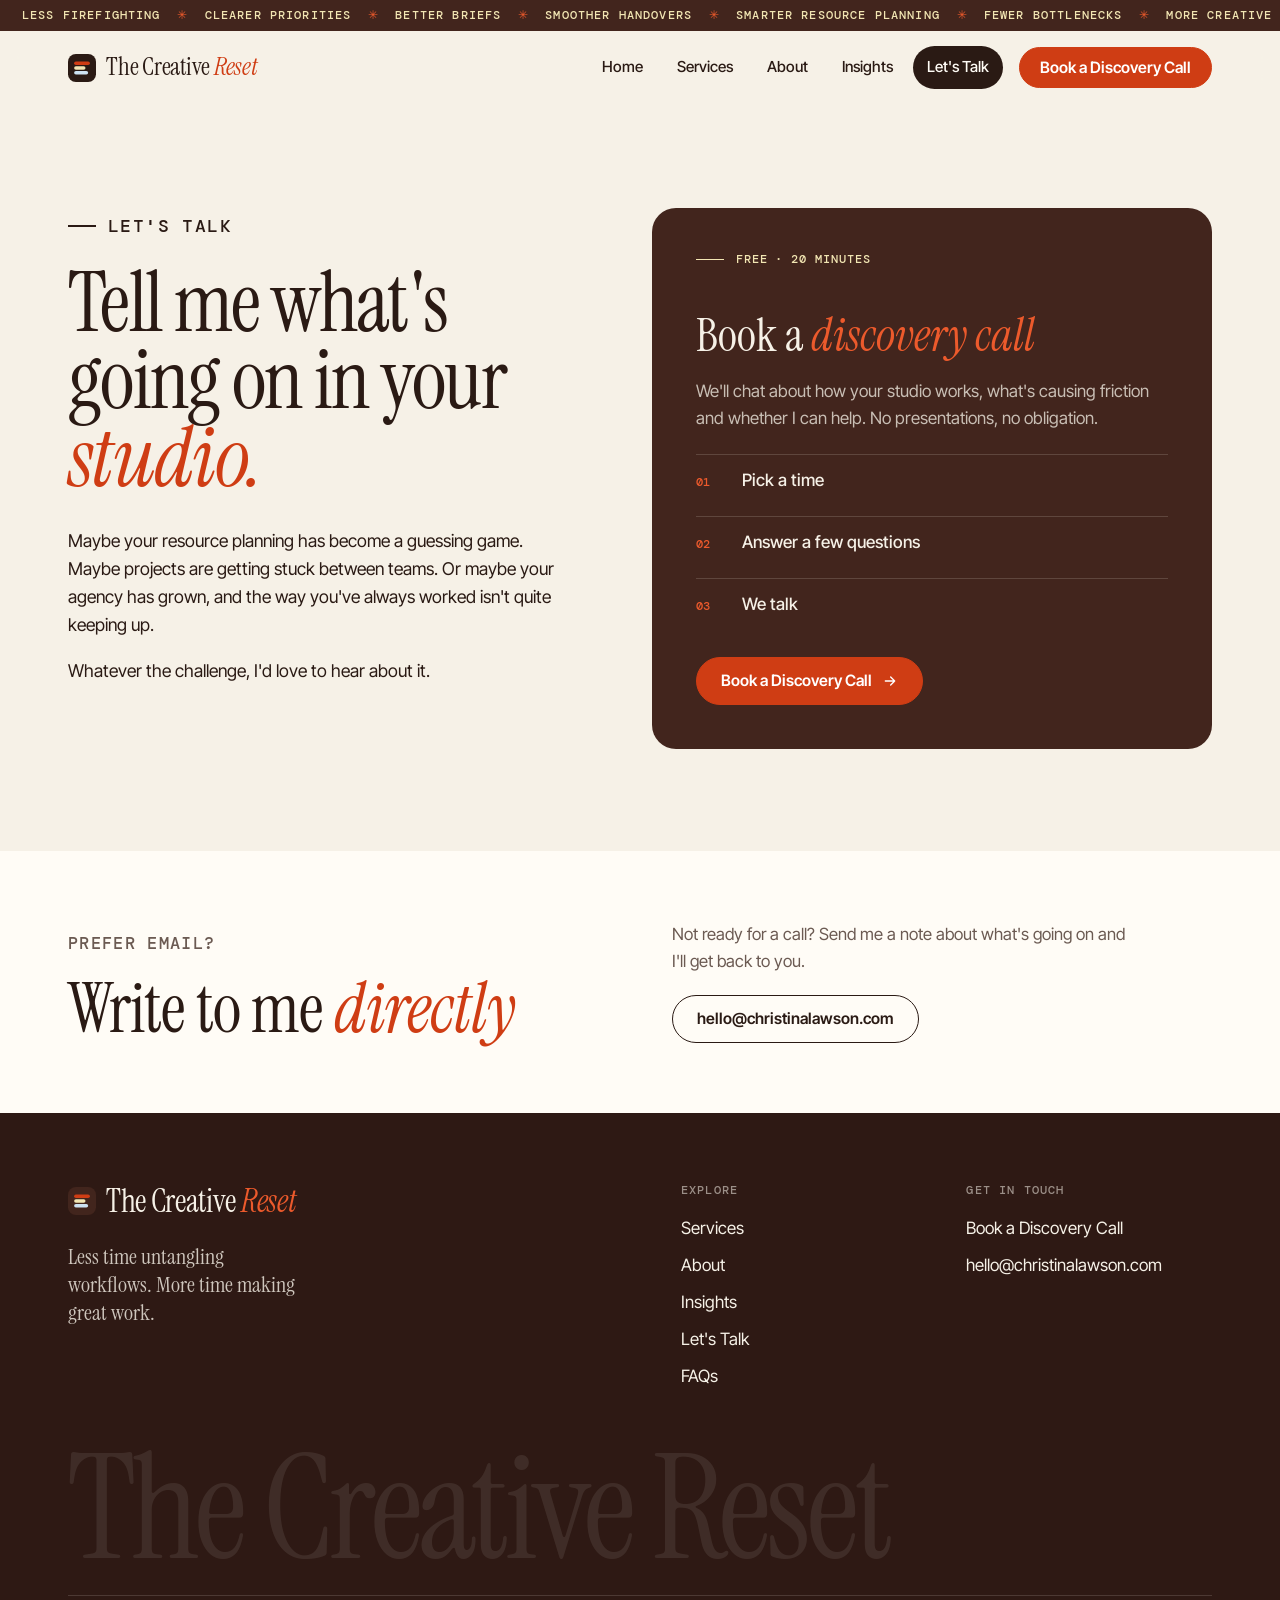
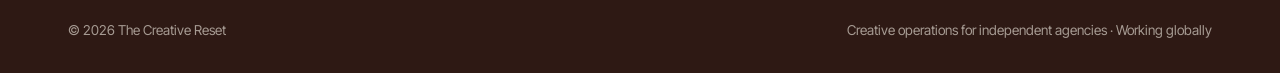
<file: contact.html>
<!doctype html>
<html lang="en-GB">
<head>
<meta charset="utf-8">
<meta name="viewport" content="width=device-width, initial-scale=1">
<title>Let's talk · The Creative Reset</title>
<meta name="description" content="Tell me what's going on in your studio. Book a free 20-minute discovery call.">
<link rel="canonical" href="https://christinalawson.com/contact.html">
<link rel="icon" href="assets/favicon.svg" type="image/svg+xml">
<link rel="icon" href="favicon-32.png" sizes="32x32" type="image/png">
<link rel="apple-touch-icon" href="apple-touch-icon.png">
<link rel="preconnect" href="https://fonts.googleapis.com">
<link rel="preconnect" href="https://fonts.gstatic.com" crossorigin>
<link rel="stylesheet" href="https://fonts.googleapis.com/css2?family=DM+Mono:wght@500&family=Instrument+Serif:ital@0;1&family=Inter+Tight:wght@400;500;600&display=swap">
<link rel="stylesheet" href="assets/site.css?v=41">
</head>
<body>
<a class="skip" href="#main">Skip to content</a>
<div class="ticker" aria-hidden="true"><div class="ticker__track"><span>Less firefighting</span><span>Clearer priorities</span><span>Better briefs</span><span>Smoother handovers</span><span>Smarter resource planning</span><span>Fewer bottlenecks</span><span>More creative capacity</span><span>Less chasing, more doing</span><span>Processes that actually get used</span><span>Less firefighting</span><span>Clearer priorities</span><span>Better briefs</span><span>Smoother handovers</span><span>Smarter resource planning</span><span>Fewer bottlenecks</span><span>More creative capacity</span><span>Less chasing, more doing</span><span>Processes that actually get used</span></div></div>
<header class="header">
  <div class="wrap header__in">
    <a class="logo" href="index.html" aria-label="The Creative Reset, home"><svg viewBox="0 0 32 32" aria-hidden="true"><rect width="32" height="32" rx="9" fill="#2a1a14"/><rect x="7" y="8.5" width="18" height="4" rx="2" fill="#cf3d14"/><rect x="7" y="14" width="13" height="4" rx="2" fill="#f2e6b3"/><rect x="7" y="19.5" width="16" height="4" rx="2" fill="#cde2f2"/></svg><span>The Creative <em>Reset</em></span></a>
    <button class="menu-btn" type="button" aria-expanded="false" aria-controls="nav">Menu</button>
    <nav class="nav" id="nav" aria-label="Main">
      <a href="index.html">Home</a><a href="services.html">Services</a><a href="about.html">About</a><a href="insights.html">Insights</a><a href="contact.html" aria-current="page">Let's Talk</a>
      <a class="btn btn--primary" href="discovery-call.html">Book a Discovery Call</a>
    </nav>
  </div>
</header>
<main id="main">
<section class="page-hero" style="padding-bottom:clamp(64px, 8vw, 110px)">
  <div class="wrap contact">
    <div class="contact__copy">
      <p class="label">Let's talk</p>
      <h1 class="display" style="font-size:clamp(3rem, 6.6vw, 6rem);margin-bottom:30px">Tell me what's going on in your <em>studio.</em></h1>
      <p class="maybes-text">Maybe your resource planning has become a guessing game. Maybe projects are getting stuck between teams. Or maybe your agency has grown, and the way you've always worked isn't quite keeping up.</p>
      <p>Whatever the challenge, I'd love to hear about it.</p>
    </div>

    <div class="call-card call-card--main">
      <p class="label" style="color:var(--butter)">Free · 20 minutes</p>
      <h2 class="h3">Book a <em>discovery call</em></h2>
      <p>We'll chat about how your studio works, what's causing friction and whether I can help. No presentations, no obligation.</p>
      <ol class="call-steps">
        <li><b>Pick a time</b></li>
        <li><b>Answer a few questions</b></li>
        <li><b>We talk</b></li>
      </ol>
      <div><a class="btn btn--primary" href="discovery-call.html">Book a Discovery Call <svg viewBox="0 0 24 24" fill="none" stroke="currentColor" stroke-width="2" stroke-linecap="round" stroke-linejoin="round" aria-hidden="true"><path d="M5 12h14M13 6l6 6-6 6"/></svg></a></div>
    </div>
  </div>
</section>

<section class="section section--compact section--paper">
  <div class="wrap email-block">
    <div>
      <p class="label">Prefer email?</p>
      <h2 class="h2">Write to me <em>directly</em></h2>
    </div>
    <div>
      <p>Not ready for a call? Send me a note about what's going on and I'll get back to you.</p>
      <a class="btn" href="mailto:hello@christinalawson.com">hello@christinalawson.com</a>
    </div>
  </div>
</section>
</main>
<footer class="footer">
  <div class="wrap">
    <div class="footer__top">
      <div>
        <a class="logo" href="index.html"><svg viewBox="0 0 32 32" aria-hidden="true"><rect width="32" height="32" rx="9" fill="#2a1a14"/><rect x="7" y="8.5" width="18" height="4" rx="2" fill="#cf3d14"/><rect x="7" y="14" width="13" height="4" rx="2" fill="#f2e6b3"/><rect x="7" y="19.5" width="16" height="4" rx="2" fill="#cde2f2"/></svg><span>The Creative <em>Reset</em></span></a>
        <p class="footer__line">Less time untangling workflows. More time making great work.</p>
      </div>
      <div>
        <h2>Explore</h2>
        <ul><li><a href="services.html">Services</a></li><li><a href="about.html">About</a></li><li><a href="insights.html">Insights</a></li><li><a href="contact.html">Let's Talk</a></li><li><a href="faq.html">FAQs</a></li></ul>
      </div>
      <div>
        <h2>Get in touch</h2>
        <ul><li><a href="discovery-call.html">Book a Discovery Call</a></li><li><a href="mailto:hello@christinalawson.com">hello@christinalawson.com</a></li></ul>
      </div>
    </div>
    <p class="footer__big" aria-hidden="true">The Creative Reset</p>
    <div class="footer__base"><span>© <span data-year>2026</span> The Creative Reset</span><span>Creative operations for independent agencies · Working globally</span></div>
  </div>
</footer>
<script src="assets/site.js?v=41"></script>
</body>
</html>
</file>
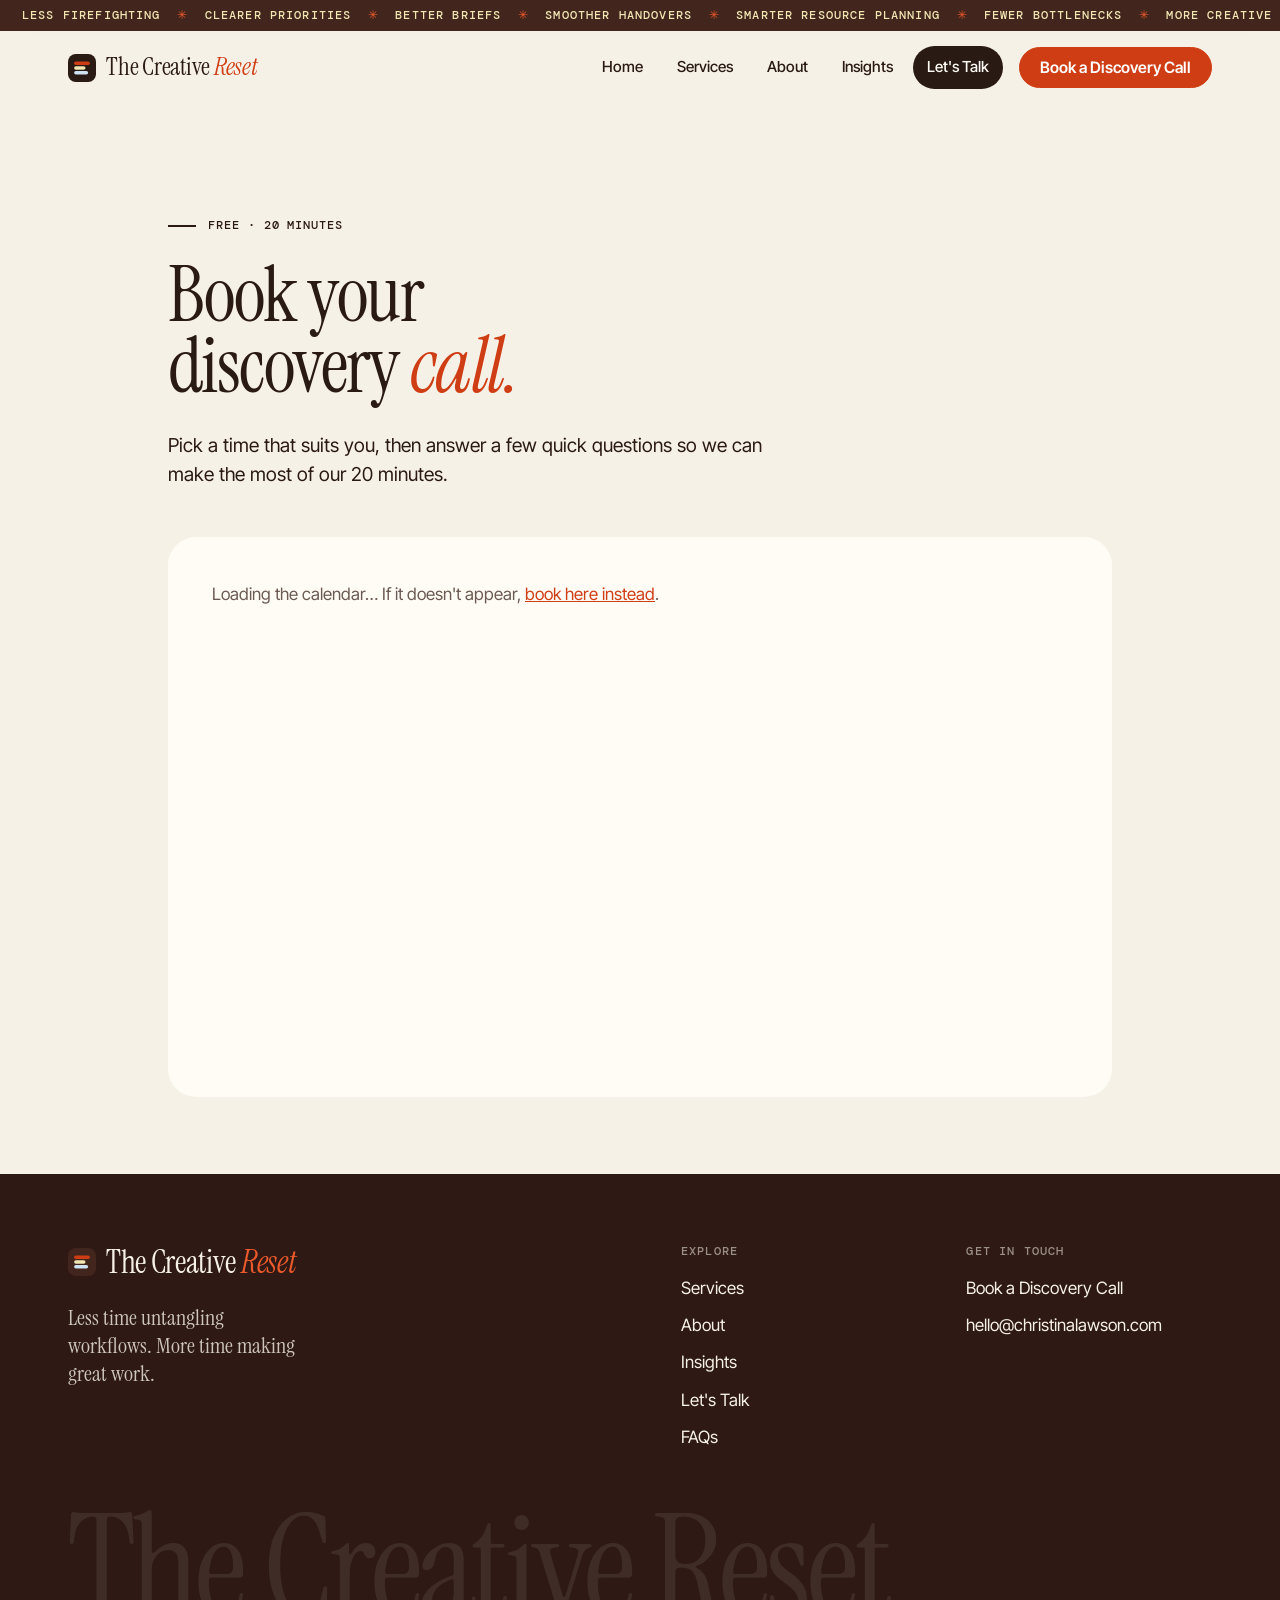
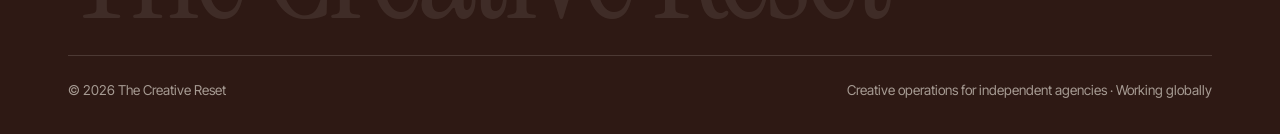
<file: discovery-call.html>
<!doctype html>
<html lang="en-GB">
<head>
<meta charset="utf-8">
<meta name="viewport" content="width=device-width, initial-scale=1">
<title>Your discovery call · The Creative Reset</title>
<meta name="description" content="A few quick questions before your discovery call, so we can make the most of it.">
<link rel="canonical" href="https://christinalawson.com/discovery-call.html">
<link rel="icon" href="assets/favicon.svg" type="image/svg+xml">
<link rel="icon" href="favicon-32.png" sizes="32x32" type="image/png">
<link rel="apple-touch-icon" href="apple-touch-icon.png">
<link rel="preconnect" href="https://fonts.googleapis.com">
<link rel="preconnect" href="https://fonts.gstatic.com" crossorigin>
<link rel="stylesheet" href="https://fonts.googleapis.com/css2?family=DM+Mono:wght@500&family=Instrument+Serif:ital@0;1&family=Inter+Tight:wght@400;500;600&display=swap">
<link rel="stylesheet" href="assets/site.css?v=41">
</head>
<body>
<a class="skip" href="#main">Skip to content</a>
<div class="ticker" aria-hidden="true"><div class="ticker__track"><span>Less firefighting</span><span>Clearer priorities</span><span>Better briefs</span><span>Smoother handovers</span><span>Smarter resource planning</span><span>Fewer bottlenecks</span><span>More creative capacity</span><span>Less chasing, more doing</span><span>Processes that actually get used</span><span>Less firefighting</span><span>Clearer priorities</span><span>Better briefs</span><span>Smoother handovers</span><span>Smarter resource planning</span><span>Fewer bottlenecks</span><span>More creative capacity</span><span>Less chasing, more doing</span><span>Processes that actually get used</span></div></div>
<header class="header">
  <div class="wrap header__in">
    <a class="logo" href="index.html" aria-label="The Creative Reset, home"><svg viewBox="0 0 32 32" aria-hidden="true"><rect width="32" height="32" rx="9" fill="#2a1a14"/><rect x="7" y="8.5" width="18" height="4" rx="2" fill="#cf3d14"/><rect x="7" y="14" width="13" height="4" rx="2" fill="#f2e6b3"/><rect x="7" y="19.5" width="16" height="4" rx="2" fill="#cde2f2"/></svg><span>The Creative <em>Reset</em></span></a>
    <button class="menu-btn" type="button" aria-expanded="false" aria-controls="nav">Menu</button>
    <nav class="nav" id="nav" aria-label="Main">
      <a href="index.html">Home</a><a href="services.html">Services</a><a href="about.html">About</a><a href="insights.html">Insights</a><a href="contact.html" aria-current="page">Let's Talk</a>
      <a class="btn btn--primary" href="discovery-call.html">Book a Discovery Call</a>
    </nav>
  </div>
</header>
<main id="main">
<section class="page-hero">
  <div class="wrap prep">
    <div class="prep__head">
      <p class="label">Free · 20 minutes</p>
      <h1 class="display" style="font-size:clamp(2.8rem, 6vw, 5rem)">Book your discovery <em>call.</em></h1>
      <p class="lead">Pick a time that suits you, then answer a few quick questions so we can make the most of our 20 minutes.</p>
    </div>
    <div class="prep__cal" id="cal-booking">
      <p class="prep__fallback">Loading the calendar… If it doesn't appear, <a href="https://cal.com/christinalawson/discovery-call">book here instead</a>.</p>
    </div>
  </div>
</section>

<!-- Cal.com inline booking, styled with the brand colours. Bookings go straight into Christina's Google Calendar -->
<script>
  (function (C, A, L) { let p = function (a, ar) { a.q.push(ar); }; let d = C.document; C.Cal = C.Cal || function () { let cal = C.Cal; let ar = arguments; if (!cal.loaded) { cal.ns = {}; cal.q = cal.q || []; d.head.appendChild(d.createElement("script")).src = A; cal.loaded = true; } if (ar[0] === L) { const api = function () { p(api, arguments); }; const namespace = ar[1]; api.q = api.q || []; if (typeof namespace === "string") { cal.ns[namespace] = cal.ns[namespace] || api; p(cal.ns[namespace], ar); p(cal, ["initNamespace", namespace]); } else p(cal, ar); return; } p(cal, ar); }; })(window, "https://app.cal.com/embed/embed.js", "init");
  Cal("init", "discovery", { origin: "https://cal.com" });
  Cal.ns.discovery("inline", { elementOrSelector: "#cal-booking", calLink: "christinalawson/discovery-call", config: { layout: "month_view", theme: "light" } });
  Cal.ns.discovery("ui", {
    theme: "light", layout: "month_view", hideEventTypeDetails: false,
    cssVarsPerTheme: { light: {
      "cal-brand": "#cf3d14", "cal-brand-emphasis": "#b4330f", "cal-brand-text": "#ffffff",
      "cal-bg": "#fffcf6", "cal-bg-muted": "#f6f1e7", "cal-bg-subtle": "#f6f1e7", "cal-bg-emphasis": "#f2e6b3",
      "cal-text": "#2a1a14", "cal-text-emphasis": "#2a1a14", "cal-text-subtle": "#6b5a52",
      "cal-border": "rgba(42, 26, 20, 0.14)", "cal-border-subtle": "rgba(42, 26, 20, 0.1)"
    } }
  });
</script>
</main>
<footer class="footer">
  <div class="wrap">
    <div class="footer__top">
      <div>
        <a class="logo" href="index.html"><svg viewBox="0 0 32 32" aria-hidden="true"><rect width="32" height="32" rx="9" fill="#2a1a14"/><rect x="7" y="8.5" width="18" height="4" rx="2" fill="#cf3d14"/><rect x="7" y="14" width="13" height="4" rx="2" fill="#f2e6b3"/><rect x="7" y="19.5" width="16" height="4" rx="2" fill="#cde2f2"/></svg><span>The Creative <em>Reset</em></span></a>
        <p class="footer__line">Less time untangling workflows. More time making great work.</p>
      </div>
      <div>
        <h2>Explore</h2>
        <ul><li><a href="services.html">Services</a></li><li><a href="about.html">About</a></li><li><a href="insights.html">Insights</a></li><li><a href="contact.html">Let's Talk</a></li><li><a href="faq.html">FAQs</a></li></ul>
      </div>
      <div>
        <h2>Get in touch</h2>
        <ul><li><a href="discovery-call.html">Book a Discovery Call</a></li><li><a href="mailto:hello@christinalawson.com">hello@christinalawson.com</a></li></ul>
      </div>
    </div>
    <p class="footer__big" aria-hidden="true">The Creative Reset</p>
    <div class="footer__base"><span>© <span data-year>2026</span> The Creative Reset</span><span>Creative operations for independent agencies · Working globally</span></div>
  </div>
</footer>
<script src="assets/site.js?v=41"></script>
</body>
</html>
</file>
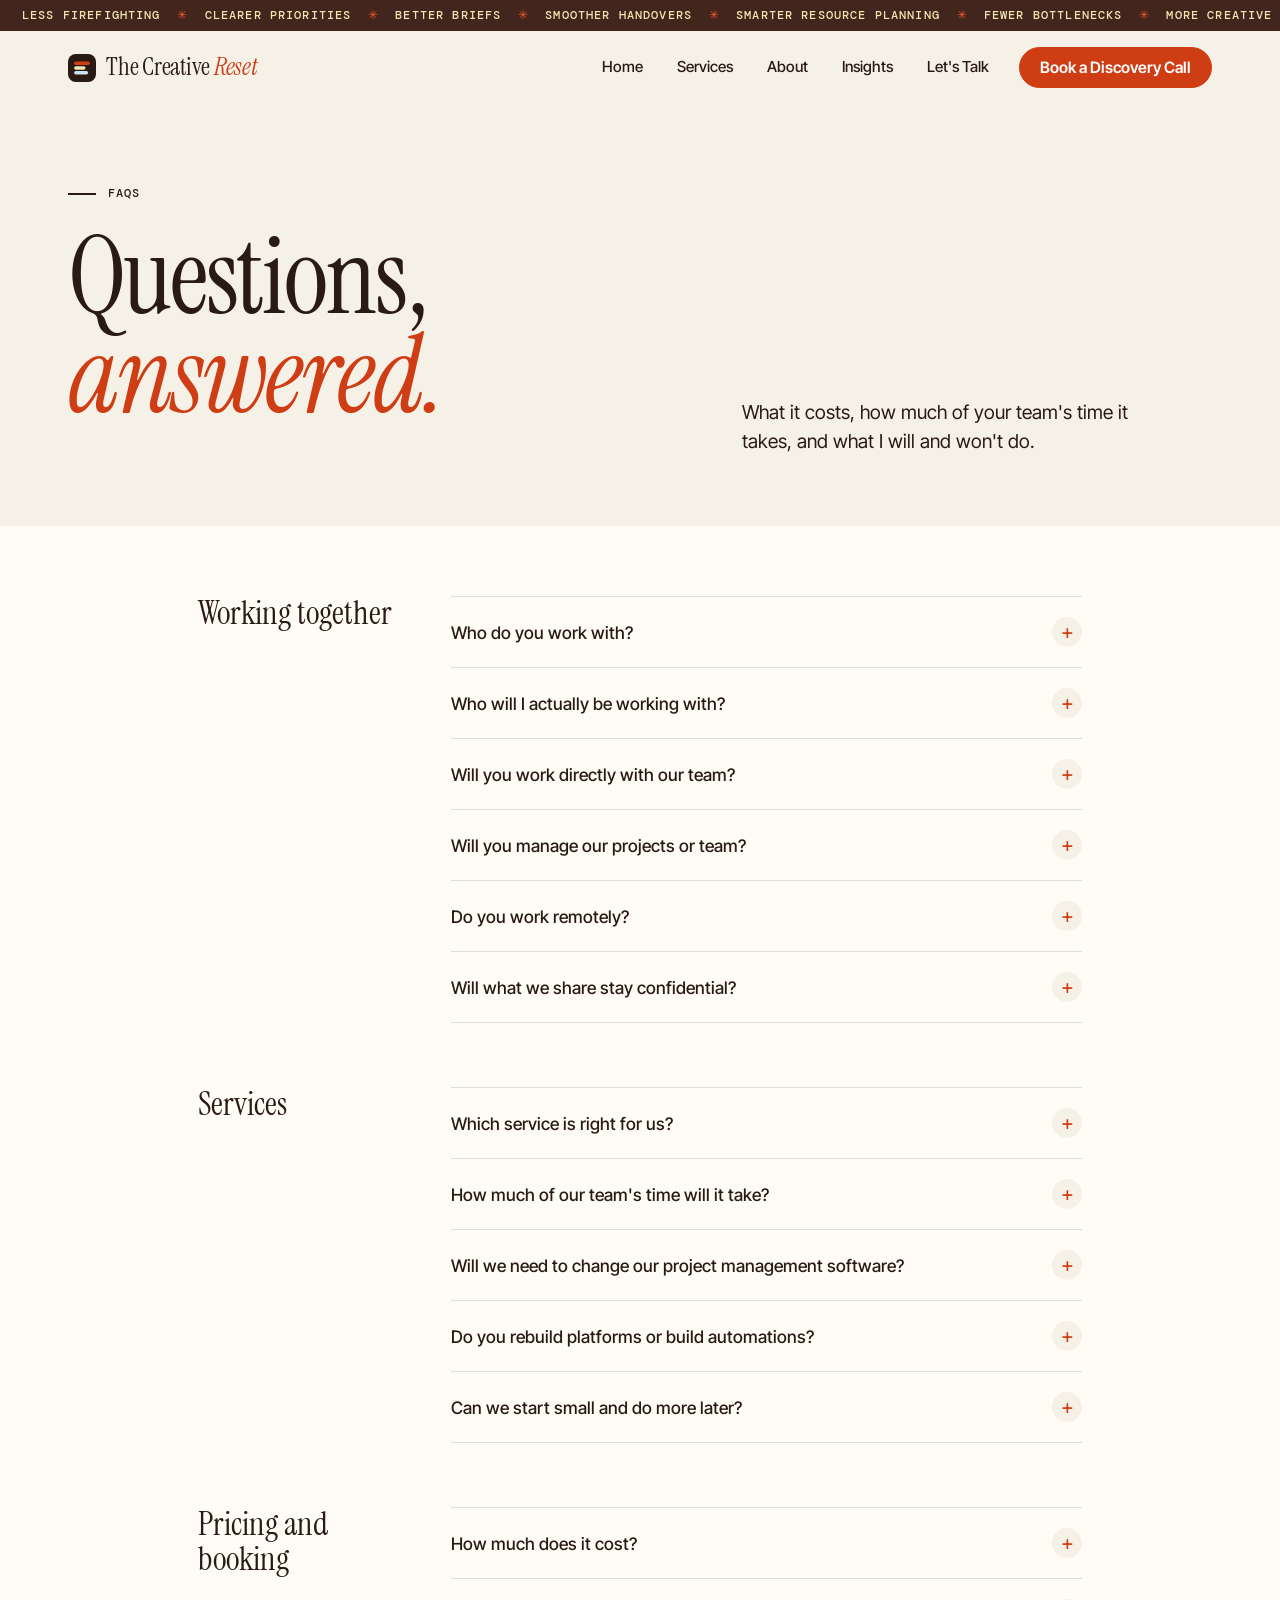
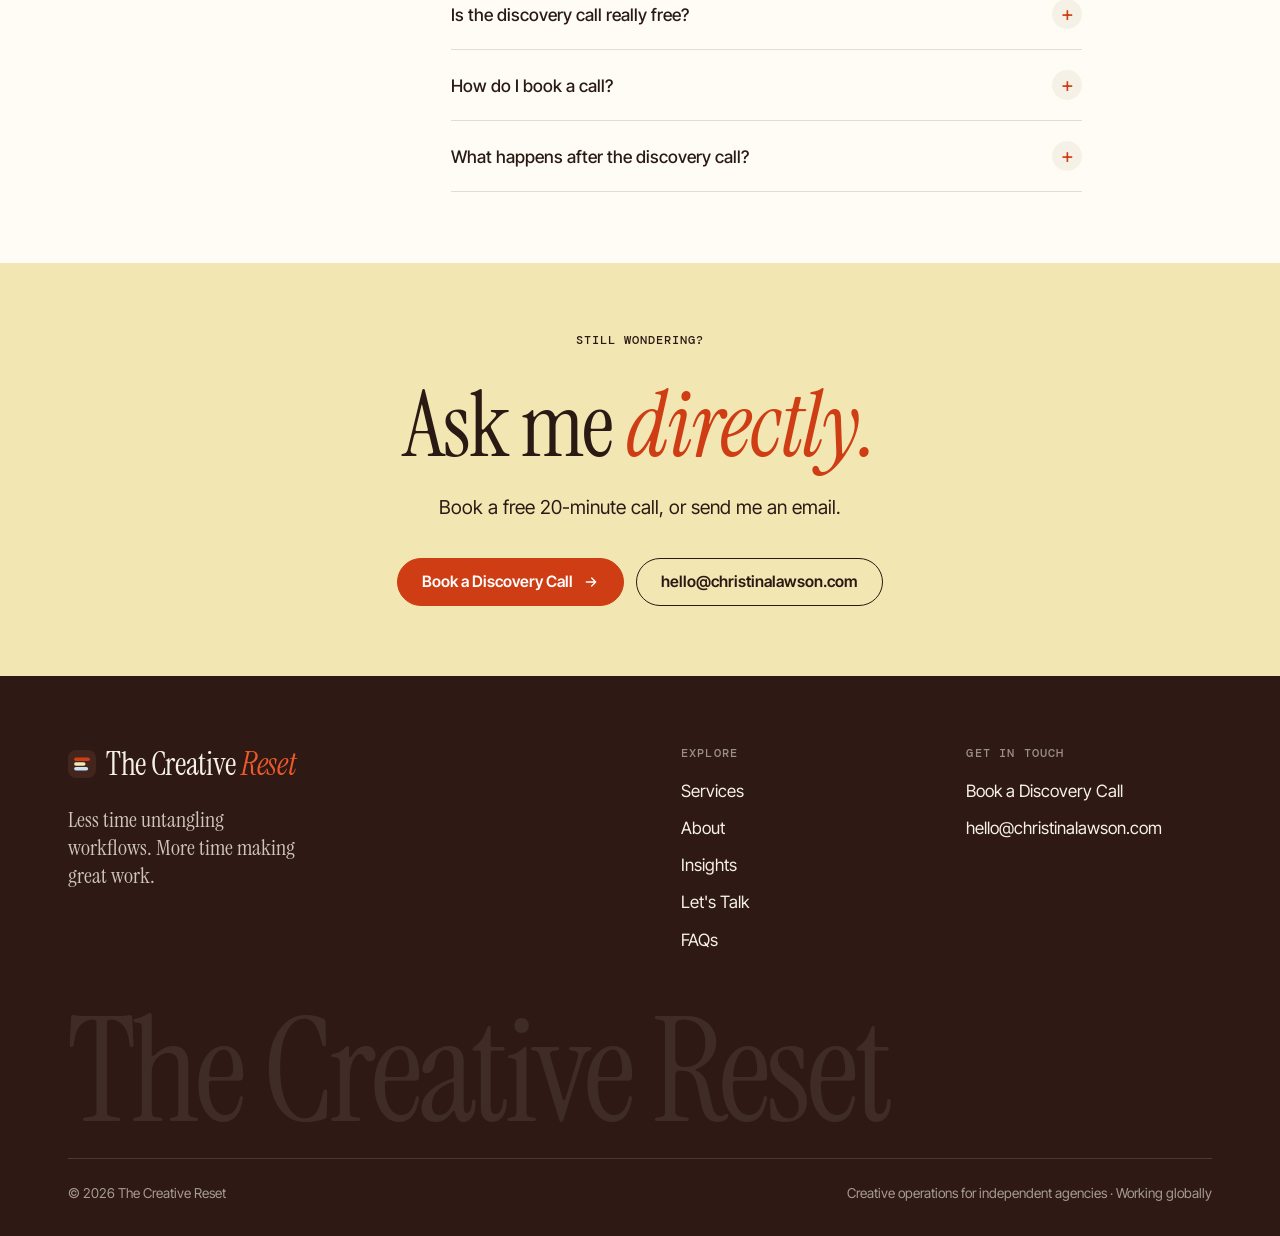
<file: faq.html>
<!doctype html>
<html lang="en-GB">
<head>
<meta charset="utf-8">
<meta name="viewport" content="width=device-width, initial-scale=1">
<title>FAQs · The Creative Reset</title>
<meta name="description" content="Answers to common questions about working with The Creative Reset: services, pricing, time, tools and booking a call.">
<link rel="canonical" href="https://christinalawson.com/faq.html">
<link rel="icon" href="assets/favicon.svg" type="image/svg+xml">
<link rel="icon" href="favicon-32.png" sizes="32x32" type="image/png">
<link rel="apple-touch-icon" href="apple-touch-icon.png">
<link rel="preconnect" href="https://fonts.googleapis.com">
<link rel="preconnect" href="https://fonts.gstatic.com" crossorigin>
<link rel="stylesheet" href="https://fonts.googleapis.com/css2?family=DM+Mono:wght@500&family=Instrument+Serif:ital@0;1&family=Inter+Tight:wght@400;500;600&display=swap">
<link rel="stylesheet" href="assets/site.css?v=41">
</head>
<body>
<a class="skip" href="#main">Skip to content</a>
<div class="ticker" aria-hidden="true"><div class="ticker__track"><span>Less firefighting</span><span>Clearer priorities</span><span>Better briefs</span><span>Smoother handovers</span><span>Smarter resource planning</span><span>Fewer bottlenecks</span><span>More creative capacity</span><span>Less chasing, more doing</span><span>Processes that actually get used</span><span>Less firefighting</span><span>Clearer priorities</span><span>Better briefs</span><span>Smoother handovers</span><span>Smarter resource planning</span><span>Fewer bottlenecks</span><span>More creative capacity</span><span>Less chasing, more doing</span><span>Processes that actually get used</span></div></div>
<header class="header">
  <div class="wrap header__in">
    <a class="logo" href="index.html" aria-label="The Creative Reset, home"><svg viewBox="0 0 32 32" aria-hidden="true"><rect width="32" height="32" rx="9" fill="#2a1a14"/><rect x="7" y="8.5" width="18" height="4" rx="2" fill="#cf3d14"/><rect x="7" y="14" width="13" height="4" rx="2" fill="#f2e6b3"/><rect x="7" y="19.5" width="16" height="4" rx="2" fill="#cde2f2"/></svg><span>The Creative <em>Reset</em></span></a>
    <button class="menu-btn" type="button" aria-expanded="false" aria-controls="nav">Menu</button>
    <nav class="nav" id="nav" aria-label="Main">
      <a href="index.html">Home</a><a href="services.html">Services</a><a href="about.html">About</a><a href="insights.html">Insights</a><a href="contact.html">Let's Talk</a>
      <a class="btn btn--primary" href="discovery-call.html">Book a Discovery Call</a>
    </nav>
  </div>
</header>
<main id="main">
<section class="page-hero section--compact">
  <div class="wrap">
    <p class="label">FAQs</p>
    <div class="page-hero__grid">
      <h1 class="display">Questions, <em>answered.</em></h1>
      <p class="lead">What it costs, how much of your team's time it takes, and what I will and won't do.</p>
    </div>
  </div>
</section>

<section class="section section--compact section--paper">
  <div class="wrap faq">
    <div class="faq__group">
      <h2 class="faq__h">Working together</h2>
      <div class="faq__list">
        <details>
          <summary>Who do you work with?</summary>
          <p>Independent creative agencies and studios across design, branding and marketing. Usually founders, creative directors and studio managers whose teams have grown faster than the way they work.</p>
        </details>
        <details>
          <summary>Who will I actually be working with?</summary>
          <p>Me. You'll work directly with me from our first conversation to the final handover. No account managers, no rotating consultants and no getting passed between departments.</p>
        </details>
        <details>
          <summary>Will you work directly with our team?</summary>
          <p>Yes, depending on the service. The best improvements come from understanding the people doing the work, so team interviews and facilitated workshops are part of the Workflow Audit and The Creative Reset.</p>
        </details>
        <details>
          <summary>Will you manage our projects or team?</summary>
          <p>No. My role is to improve how your team works, not to take over its day-to-day management. I'll help you set up clearer workflows, responsibilities and planning practices your team can keep using on its own.</p>
        </details>
        <details>
          <summary>Do you work remotely?</summary>
          <p>Yes. Calls and workshops usually run online over Google Meet, so I can work with agencies wherever they're based. In-person sessions are also an option, and we can discuss them when we agree the scope.</p>
        </details>
        <details>
          <summary>Will what we share stay confidential?</summary>
          <p>Yes. What you tell me about your agency, your team and your clients stays between us.</p>
        </details>
      </div>
    </div>

    <div class="faq__group">
      <h2 class="faq__h">Services</h2>
      <div class="faq__list">
        <details>
          <summary>Which service is right for us?</summary>
          <p>If you have one specific problem, start with <a href="services.html#clarity">The Clarity Call</a>. If you know something isn't working but can't pin it down, <a href="services.html#audit">The Workflow Audit</a> finds it. If you're ready to change how a part of your studio runs, <a href="services.html#reset">The Creative Reset</a> redesigns it with your team. Not sure? That's what the free discovery call is for.</p>
        </details>
        <details>
          <summary>How much of our team's time will it take?</summary>
          <p>It depends on the service. The Clarity Call is a short questionnaire and a 90-minute call. The Workflow Audit needs a 60-minute leadership session, three 30-minute team interviews and a findings session. The Creative Reset involves more of your team, through interviews and one or two workshops over four to six weeks.</p>
        </details>
        <details>
          <summary>Will we need to change our project management software?</summary>
          <p>Not necessarily. I'll look at how your existing tools support your workflows and suggest improvements where they help. Software setup, migrations and technical work aren't part of my services.</p>
        </details>
        <details>
          <summary>Do you rebuild platforms or build automations?</summary>
          <p>No. I focus on processes and people: briefing, allocation, feedback, approvals and handovers. I'll help you use the tools you already have better, but platform rebuilds, migrations, integrations and automations are out of scope.</p>
        </details>
        <details>
          <summary>Can we start small and do more later?</summary>
          <p>Yes. A Clarity Call or Workflow Audit is a good way to start, and what we find can feed straight into a Creative Reset if you want to go further.</p>
        </details>
      </div>
    </div>

    <div class="faq__group">
      <h2 class="faq__h">Pricing and booking</h2>
      <div class="faq__list">
        <details>
          <summary>How much does it cost?</summary>
          <p>The Clarity Call is £195. The Workflow Audit starts from £1,100 and The Creative Reset from £3,995. The final price for the Audit and the Reset depends on your team and the scope we agree, and you'll know it before anything starts.</p>
        </details>
        <details>
          <summary>Is the discovery call really free?</summary>
          <p>Yes. It's 20 minutes, with no obligation and no sales pitch. We'll talk about what's going on in your studio and whether I can help.</p>
        </details>
        <details>
          <summary>How do I book a call?</summary>
          <p>Click any <a href="discovery-call.html">Book a Discovery Call</a> button, pick a time that suits you and answer a few quick questions. You'll get a calendar invite with a Google Meet link straight away.</p>
        </details>
        <details>
          <summary>What happens after the discovery call?</summary>
          <p>If there's a good fit, we'll agree which service makes sense, what it covers and the timings before anything starts. If I'm not the right fit, I'll tell you.</p>
        </details>
      </div>
    </div>
  </div>
</section>

<section class="section section--compact section--butter cta">
  <div class="wrap">
    <p class="label">Still wondering?</p>
    <h2 class="display">Ask me <em>directly.</em></h2>
    <p class="lead" style="max-width:44ch">Book a free 20-minute call, or send me an email.</p>
    <div class="btn-row">
      <a class="btn btn--primary" href="discovery-call.html">Book a Discovery Call <svg viewBox="0 0 24 24" fill="none" stroke="currentColor" stroke-width="2" stroke-linecap="round" stroke-linejoin="round" aria-hidden="true"><path d="M5 12h14M13 6l6 6-6 6"/></svg></a>
      <a class="btn" href="mailto:hello@christinalawson.com">hello@christinalawson.com</a>
    </div>
  </div>
</section>
</main>
<footer class="footer">
  <div class="wrap">
    <div class="footer__top">
      <div>
        <a class="logo" href="index.html"><svg viewBox="0 0 32 32" aria-hidden="true"><rect width="32" height="32" rx="9" fill="#2a1a14"/><rect x="7" y="8.5" width="18" height="4" rx="2" fill="#cf3d14"/><rect x="7" y="14" width="13" height="4" rx="2" fill="#f2e6b3"/><rect x="7" y="19.5" width="16" height="4" rx="2" fill="#cde2f2"/></svg><span>The Creative <em>Reset</em></span></a>
        <p class="footer__line">Less time untangling workflows. More time making great work.</p>
      </div>
      <div>
        <h2>Explore</h2>
        <ul><li><a href="services.html">Services</a></li><li><a href="about.html">About</a></li><li><a href="insights.html">Insights</a></li><li><a href="contact.html">Let's Talk</a></li><li><a href="faq.html">FAQs</a></li></ul>
      </div>
      <div>
        <h2>Get in touch</h2>
        <ul><li><a href="discovery-call.html">Book a Discovery Call</a></li><li><a href="mailto:hello@christinalawson.com">hello@christinalawson.com</a></li></ul>
      </div>
    </div>
    <p class="footer__big" aria-hidden="true">The Creative Reset</p>
    <div class="footer__base"><span>© <span data-year>2026</span> The Creative Reset</span><span>Creative operations for independent agencies · Working globally</span></div>
  </div>
</footer>
<script src="assets/site.js?v=41"></script>
</body>
</html>
</file>
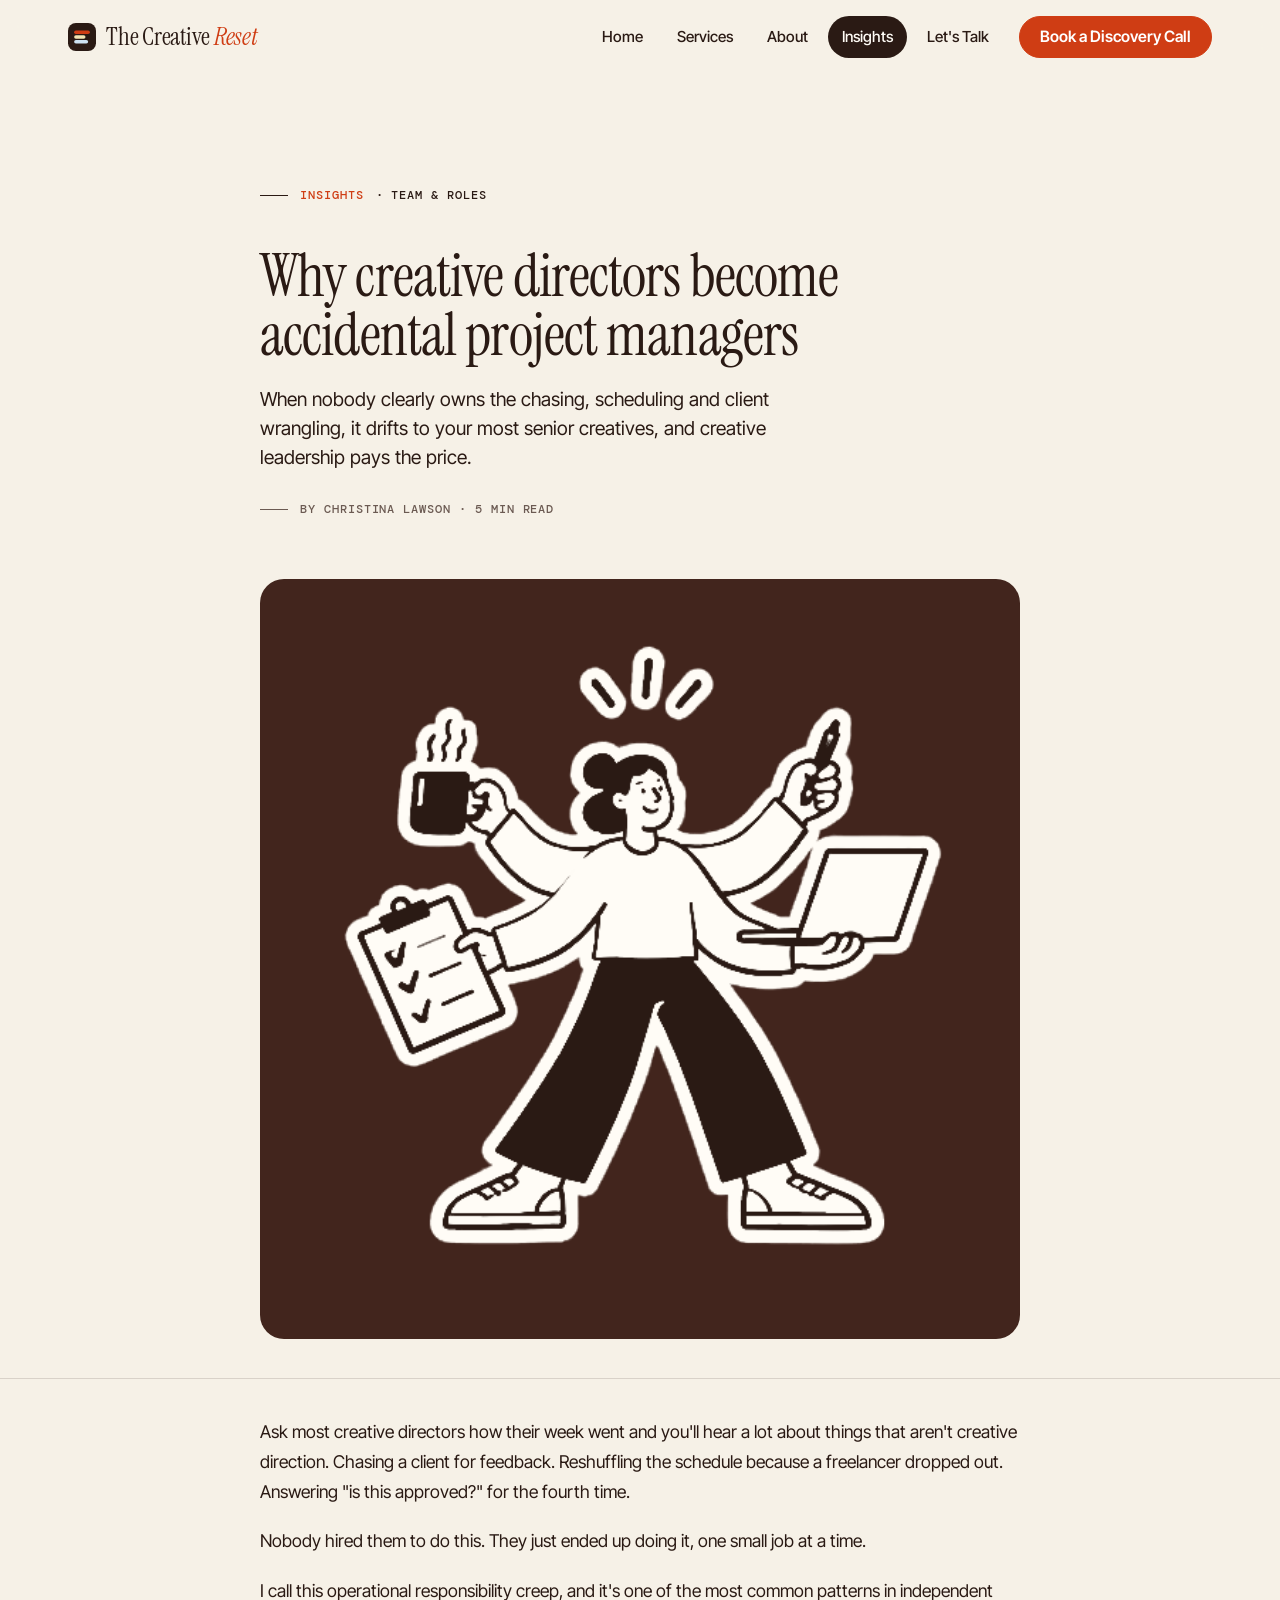
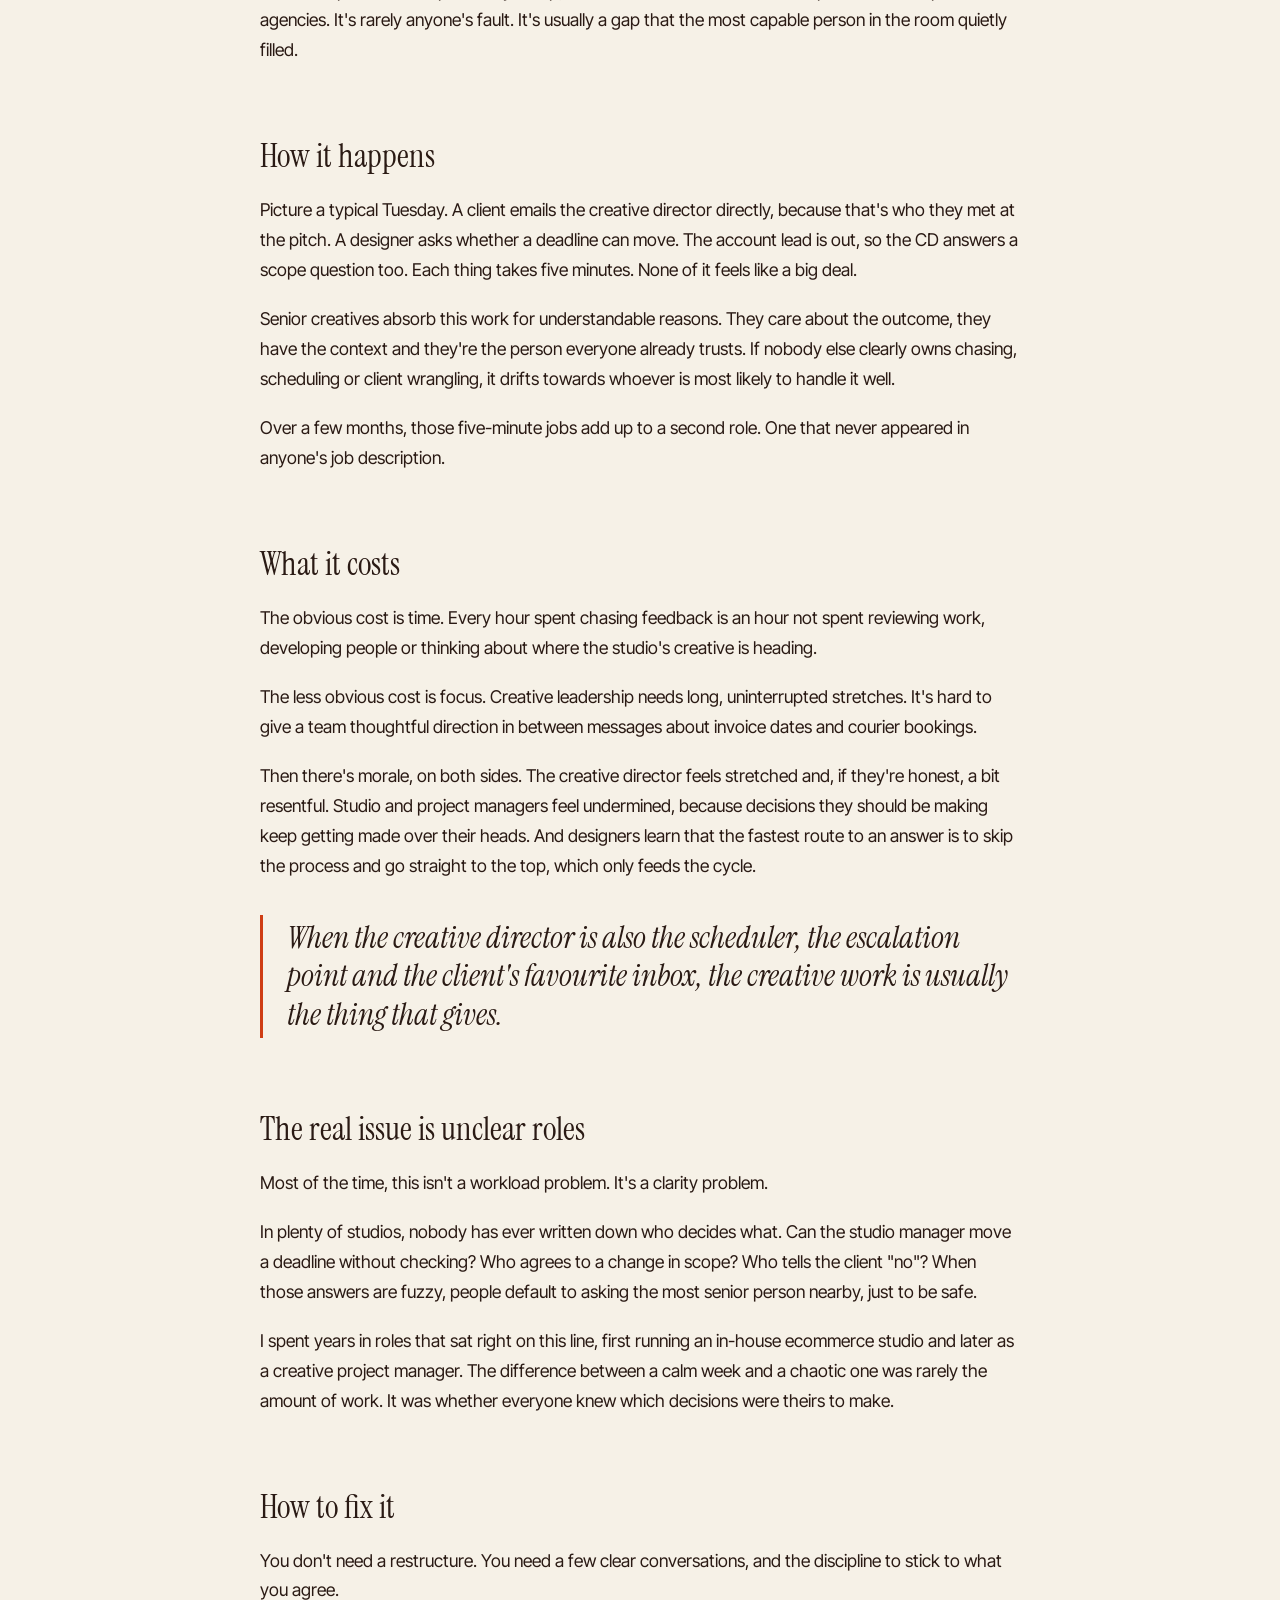
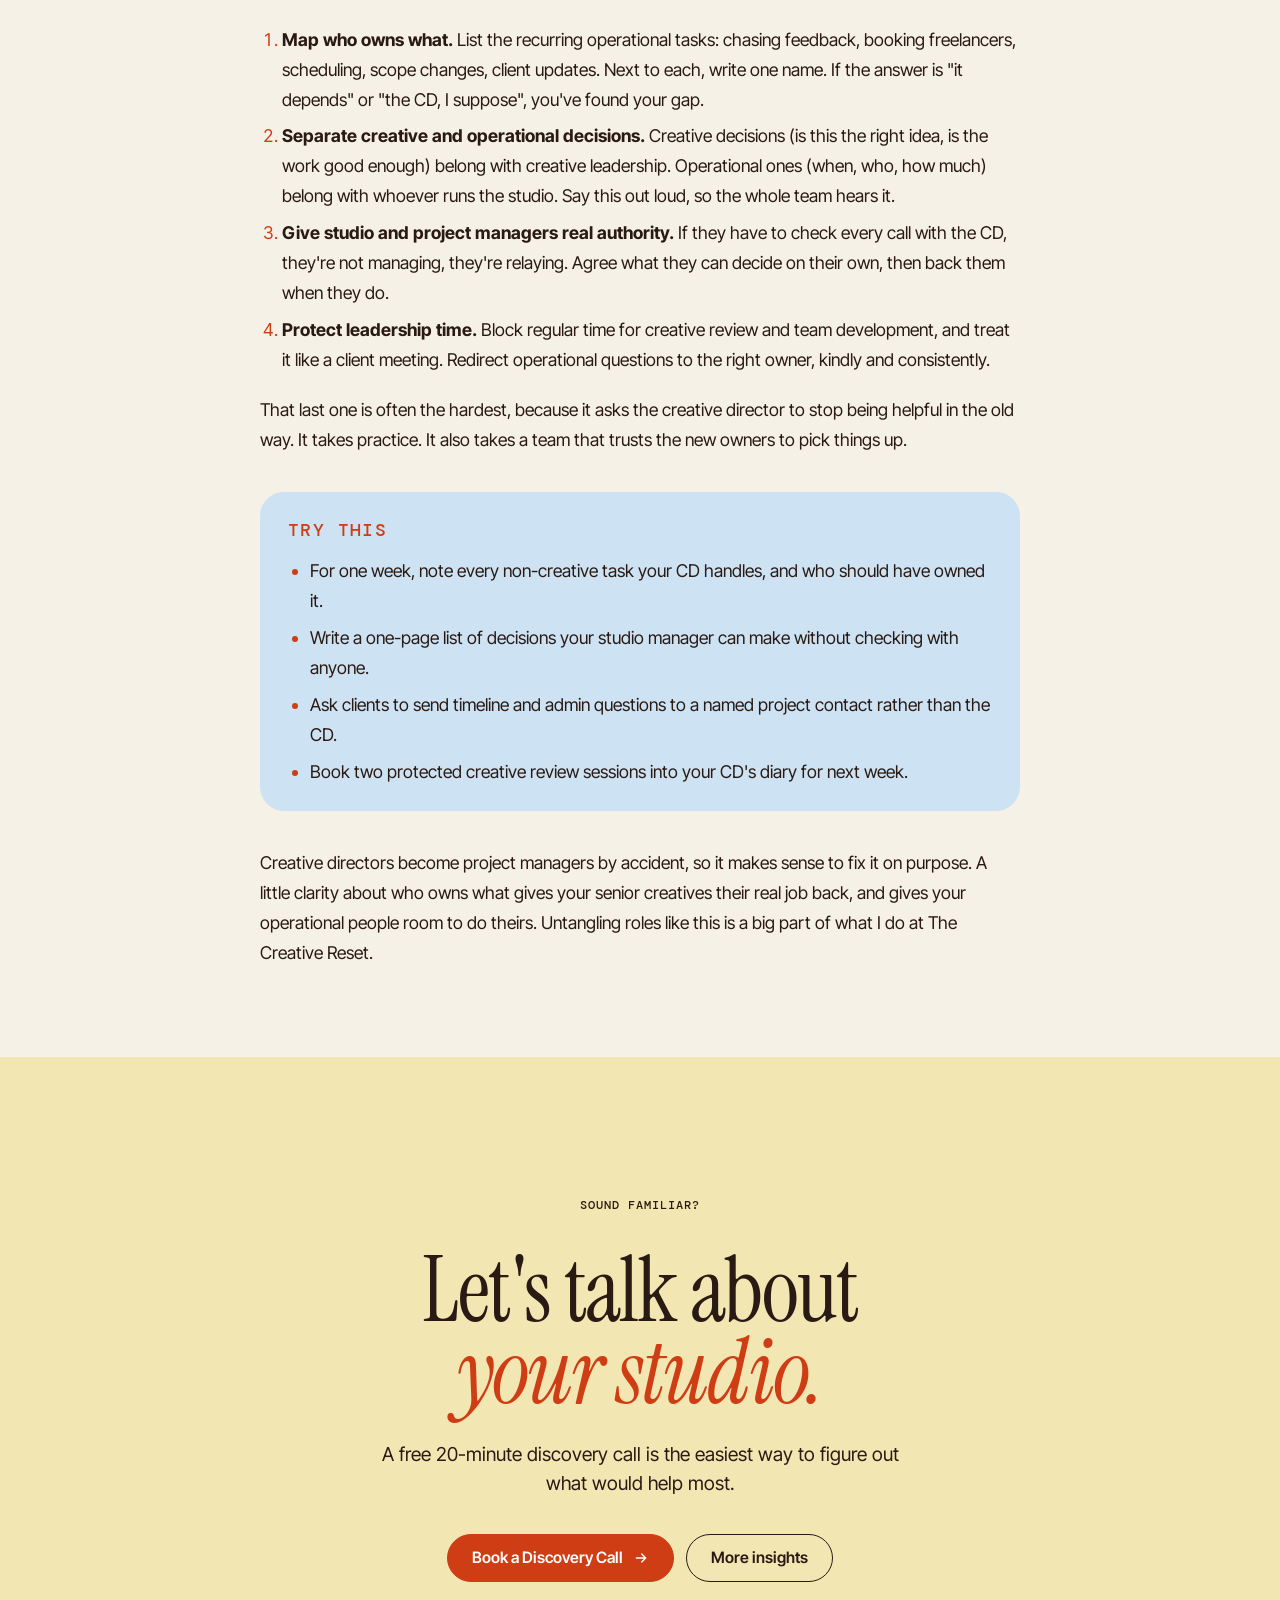
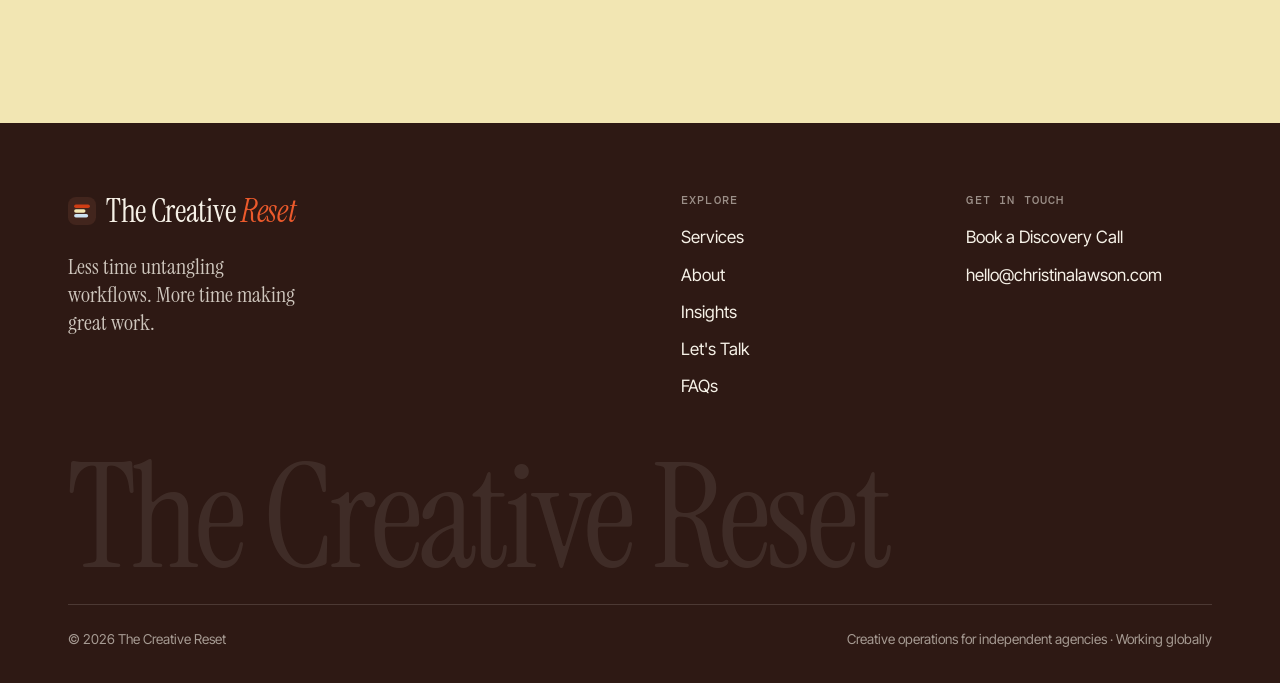
<file: insights-accidental-project-managers.html>
<!doctype html>
<html lang="en-GB">
<head>
<meta charset="utf-8">
<meta name="viewport" content="width=device-width, initial-scale=1">
<title>Why creative directors become accidental project managers · The Creative Reset</title>
<meta name="description" content="How operational responsibility creeps onto senior creatives, and how to hand it back.">
<link rel="canonical" href="https://christinalawson.com/insights-accidental-project-managers.html">
<link rel="icon" href="assets/favicon.svg" type="image/svg+xml">
<link rel="icon" href="favicon-32.png" sizes="32x32" type="image/png">
<link rel="apple-touch-icon" href="apple-touch-icon.png">
<link rel="preconnect" href="https://fonts.googleapis.com">
<link rel="preconnect" href="https://fonts.gstatic.com" crossorigin>
<link rel="stylesheet" href="https://fonts.googleapis.com/css2?family=DM+Mono:wght@500&family=Instrument+Serif:ital@0;1&family=Inter+Tight:wght@400;500;600&display=swap">
<link rel="stylesheet" href="assets/site.css?v=41">
</head>
<body>
<a class="skip" href="#main">Skip to content</a>
<header class="header">
  <div class="wrap header__in">
    <a class="logo" href="index.html" aria-label="The Creative Reset, home"><svg viewBox="0 0 32 32" aria-hidden="true"><rect width="32" height="32" rx="9" fill="#2a1a14"/><rect x="7" y="8.5" width="18" height="4" rx="2" fill="#cf3d14"/><rect x="7" y="14" width="13" height="4" rx="2" fill="#f2e6b3"/><rect x="7" y="19.5" width="16" height="4" rx="2" fill="#cde2f2"/></svg><span>The Creative <em>Reset</em></span></a>
    <button class="menu-btn" type="button" aria-expanded="false" aria-controls="nav">Menu</button>
    <nav class="nav" id="nav" aria-label="Main">
      <a href="index.html">Home</a><a href="services.html">Services</a><a href="about.html">About</a><a href="insights.html" aria-current="page">Insights</a><a href="contact.html">Let's Talk</a>
      <a class="btn btn--primary" href="discovery-call.html">Book a Discovery Call</a>
    </nav>
  </div>
</header>
<main id="main">
<article class="article">
  <header class="page-hero article__hero">
    <div class="wrap article__wrap">
      <p class="label article__crumb"><a href="insights.html">Insights</a> · Team &amp; roles</p>
      <h1 class="article__title">Why creative directors become accidental project managers</h1>
      <p class="lead">When nobody clearly owns the chasing, scheduling and client wrangling, it drifts to your most senior creatives, and creative leadership pays the price.</p>
      <p class="article__meta label">By Christina Lawson · 5 min read</p>
      <div class="article__art art--roast"><img class="illo" src="assets/insights/accidental-project-managers.png?v=2" alt="A person with several arms juggling a coffee, a pen, a laptop and a clipboard" width="496" height="496" loading="lazy"></div>
    </div>
  </header>
  <div class="section section--compact article__body">
    <div class="wrap article__wrap prose">
      <p>Ask most creative directors how their week went and you'll hear a lot about things that aren't creative direction. Chasing a client for feedback. Reshuffling the schedule because a freelancer dropped out. Answering "is this approved?" for the fourth time.</p>
      <p>Nobody hired them to do this. They just ended up doing it, one small job at a time.</p>
      <p>I call this operational responsibility creep, and it's one of the most common patterns in independent agencies. It's rarely anyone's fault. It's usually a gap that the most capable person in the room quietly filled.</p>

      <h2>How it happens</h2>
      <p>Picture a typical Tuesday. A client emails the creative director directly, because that's who they met at the pitch. A designer asks whether a deadline can move. The account lead is out, so the CD answers a scope question too. Each thing takes five minutes. None of it feels like a big deal.</p>
      <p>Senior creatives absorb this work for understandable reasons. They care about the outcome, they have the context and they're the person everyone already trusts. If nobody else clearly owns chasing, scheduling or client wrangling, it drifts towards whoever is most likely to handle it well.</p>
      <p>Over a few months, those five-minute jobs add up to a second role. One that never appeared in anyone's job description.</p>

      <h2>What it costs</h2>
      <p>The obvious cost is time. Every hour spent chasing feedback is an hour not spent reviewing work, developing people or thinking about where the studio's creative is heading.</p>
      <p>The less obvious cost is focus. Creative leadership needs long, uninterrupted stretches. It's hard to give a team thoughtful direction in between messages about invoice dates and courier bookings.</p>
      <p>Then there's morale, on both sides. The creative director feels stretched and, if they're honest, a bit resentful. Studio and project managers feel undermined, because decisions they should be making keep getting made over their heads. And designers learn that the fastest route to an answer is to skip the process and go straight to the top, which only feeds the cycle.</p>
      <blockquote class="article__pull"><p>When the creative director is also the scheduler, the escalation point and the client's favourite inbox, the creative work is usually the thing that gives.</p></blockquote>

      <h2>The real issue is unclear roles</h2>
      <p>Most of the time, this isn't a workload problem. It's a clarity problem.</p>
      <p>In plenty of studios, nobody has ever written down who decides what. Can the studio manager move a deadline without checking? Who agrees to a change in scope? Who tells the client "no"? When those answers are fuzzy, people default to asking the most senior person nearby, just to be safe.</p>
      <p>I spent years in roles that sat right on this line, first running an in-house ecommerce studio and later as a creative project manager. The difference between a calm week and a chaotic one was rarely the amount of work. It was whether everyone knew which decisions were theirs to make.</p>

      <h2>How to fix it</h2>
      <p>You don't need a restructure. You need a few clear conversations, and the discipline to stick to what you agree.</p>
      <ol>
        <li><strong>Map who owns what.</strong> List the recurring operational tasks: chasing feedback, booking freelancers, scheduling, scope changes, client updates. Next to each, write one name. If the answer is "it depends" or "the CD, I suppose", you've found your gap.</li>
        <li><strong>Separate creative and operational decisions.</strong> Creative decisions (is this the right idea, is the work good enough) belong with creative leadership. Operational ones (when, who, how much) belong with whoever runs the studio. Say this out loud, so the whole team hears it.</li>
        <li><strong>Give studio and project managers real authority.</strong> If they have to check every call with the CD, they're not managing, they're relaying. Agree what they can decide on their own, then back them when they do.</li>
        <li><strong>Protect leadership time.</strong> Block regular time for creative review and team development, and treat it like a client meeting. Redirect operational questions to the right owner, kindly and consistently.</li>
      </ol>
      <p>That last one is often the hardest, because it asks the creative director to stop being helpful in the old way. It takes practice. It also takes a team that trusts the new owners to pick things up.</p>

      <aside class="article__try">
        <p class="label">Try this</p>
        <ul>
          <li>For one week, note every non-creative task your CD handles, and who should have owned it.</li>
          <li>Write a one-page list of decisions your studio manager can make without checking with anyone.</li>
          <li>Ask clients to send timeline and admin questions to a named project contact rather than the CD.</li>
          <li>Book two protected creative review sessions into your CD's diary for next week.</li>
        </ul>
      </aside>

      <p>Creative directors become project managers by accident, so it makes sense to fix it on purpose. A little clarity about who owns what gives your senior creatives their real job back, and gives your operational people room to do theirs. Untangling roles like this is a big part of what I do at The Creative Reset.</p>
    </div>
  </div>
</article>

<section class="section section--butter cta">
  <div class="wrap">
    <p class="label">Sound familiar?</p>
    <h2 class="display">Let's talk about <em>your studio.</em></h2>
    <p class="lead" style="max-width:50ch">A free 20-minute discovery call is the easiest way to figure out what would help most.</p>
    <div class="btn-row">
      <a class="btn btn--primary" href="discovery-call.html">Book a Discovery Call <svg viewBox="0 0 24 24" fill="none" stroke="currentColor" stroke-width="2" stroke-linecap="round" stroke-linejoin="round" aria-hidden="true"><path d="M5 12h14M13 6l6 6-6 6"/></svg></a>
      <a class="btn" href="insights.html">More insights</a>
    </div>
  </div>
</section>
</main>
<footer class="footer">
  <div class="wrap">
    <div class="footer__top">
      <div>
        <a class="logo" href="index.html"><svg viewBox="0 0 32 32" aria-hidden="true"><rect width="32" height="32" rx="9" fill="#2a1a14"/><rect x="7" y="8.5" width="18" height="4" rx="2" fill="#cf3d14"/><rect x="7" y="14" width="13" height="4" rx="2" fill="#f2e6b3"/><rect x="7" y="19.5" width="16" height="4" rx="2" fill="#cde2f2"/></svg><span>The Creative <em>Reset</em></span></a>
        <p class="footer__line">Less time untangling workflows. More time making great work.</p>
      </div>
      <div>
        <h2>Explore</h2>
        <ul><li><a href="services.html">Services</a></li><li><a href="about.html">About</a></li><li><a href="insights.html">Insights</a></li><li><a href="contact.html">Let's Talk</a></li><li><a href="faq.html">FAQs</a></li></ul>
      </div>
      <div>
        <h2>Get in touch</h2>
        <ul><li><a href="discovery-call.html">Book a Discovery Call</a></li><li><a href="mailto:hello@christinalawson.com">hello@christinalawson.com</a></li></ul>
      </div>
    </div>
    <p class="footer__big" aria-hidden="true">The Creative Reset</p>
    <div class="footer__base"><span>© <span data-year>2026</span> The Creative Reset</span><span>Creative operations for independent agencies · Working globally</span></div>
  </div>
</footer>
<script src="assets/site.js?v=41"></script>
</body>
</html>
</file>
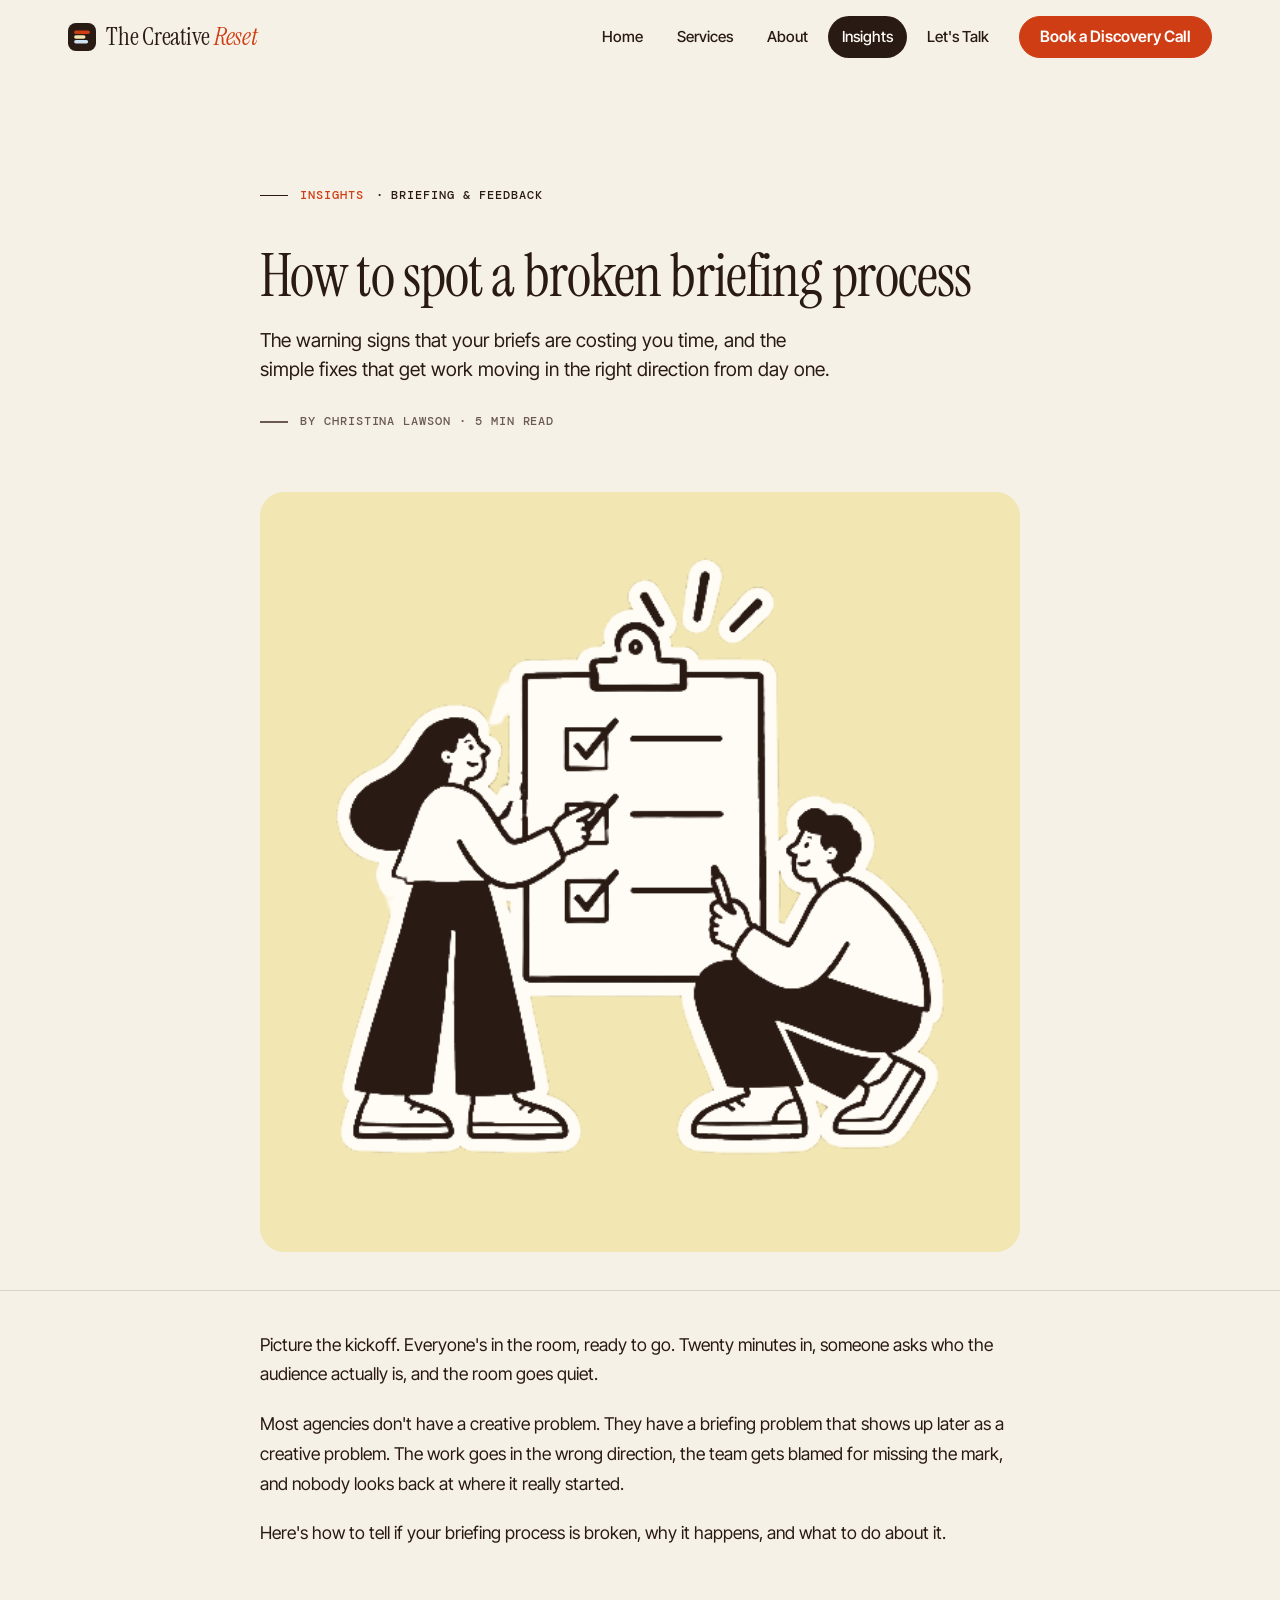
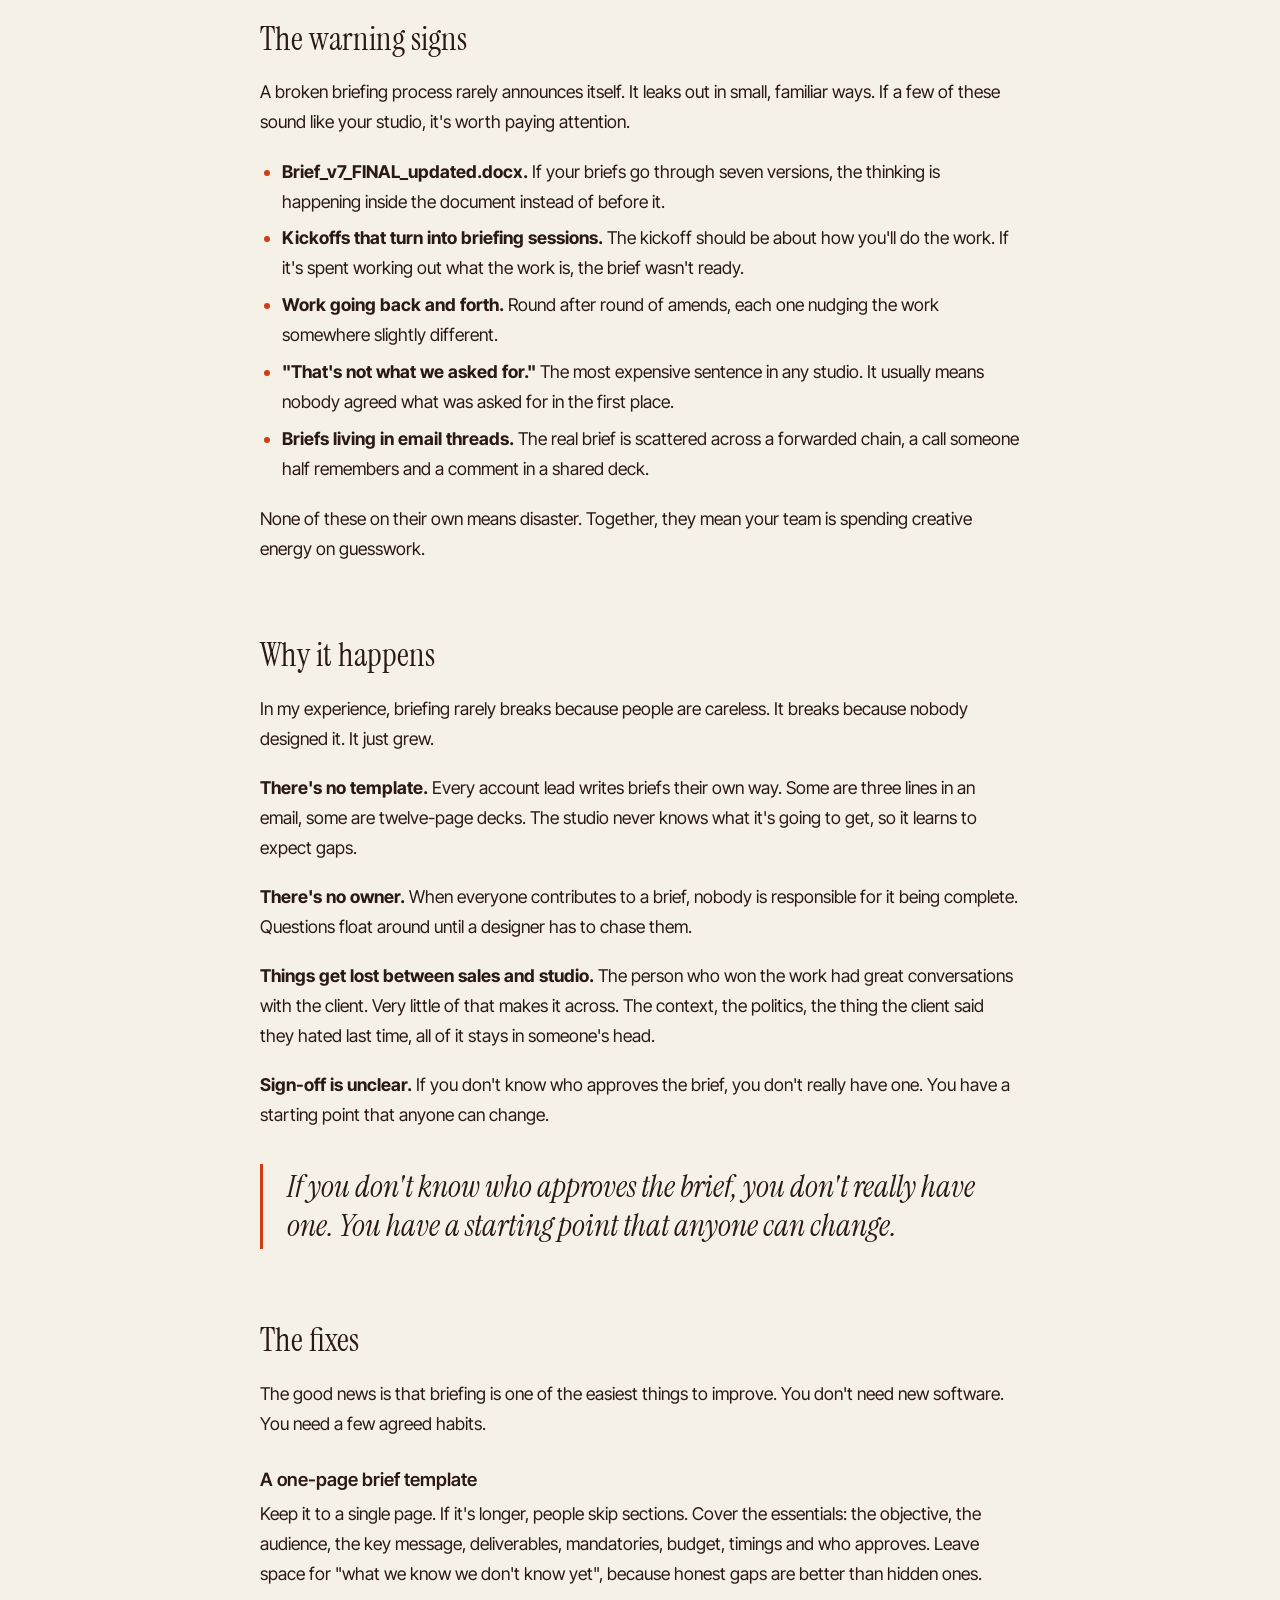
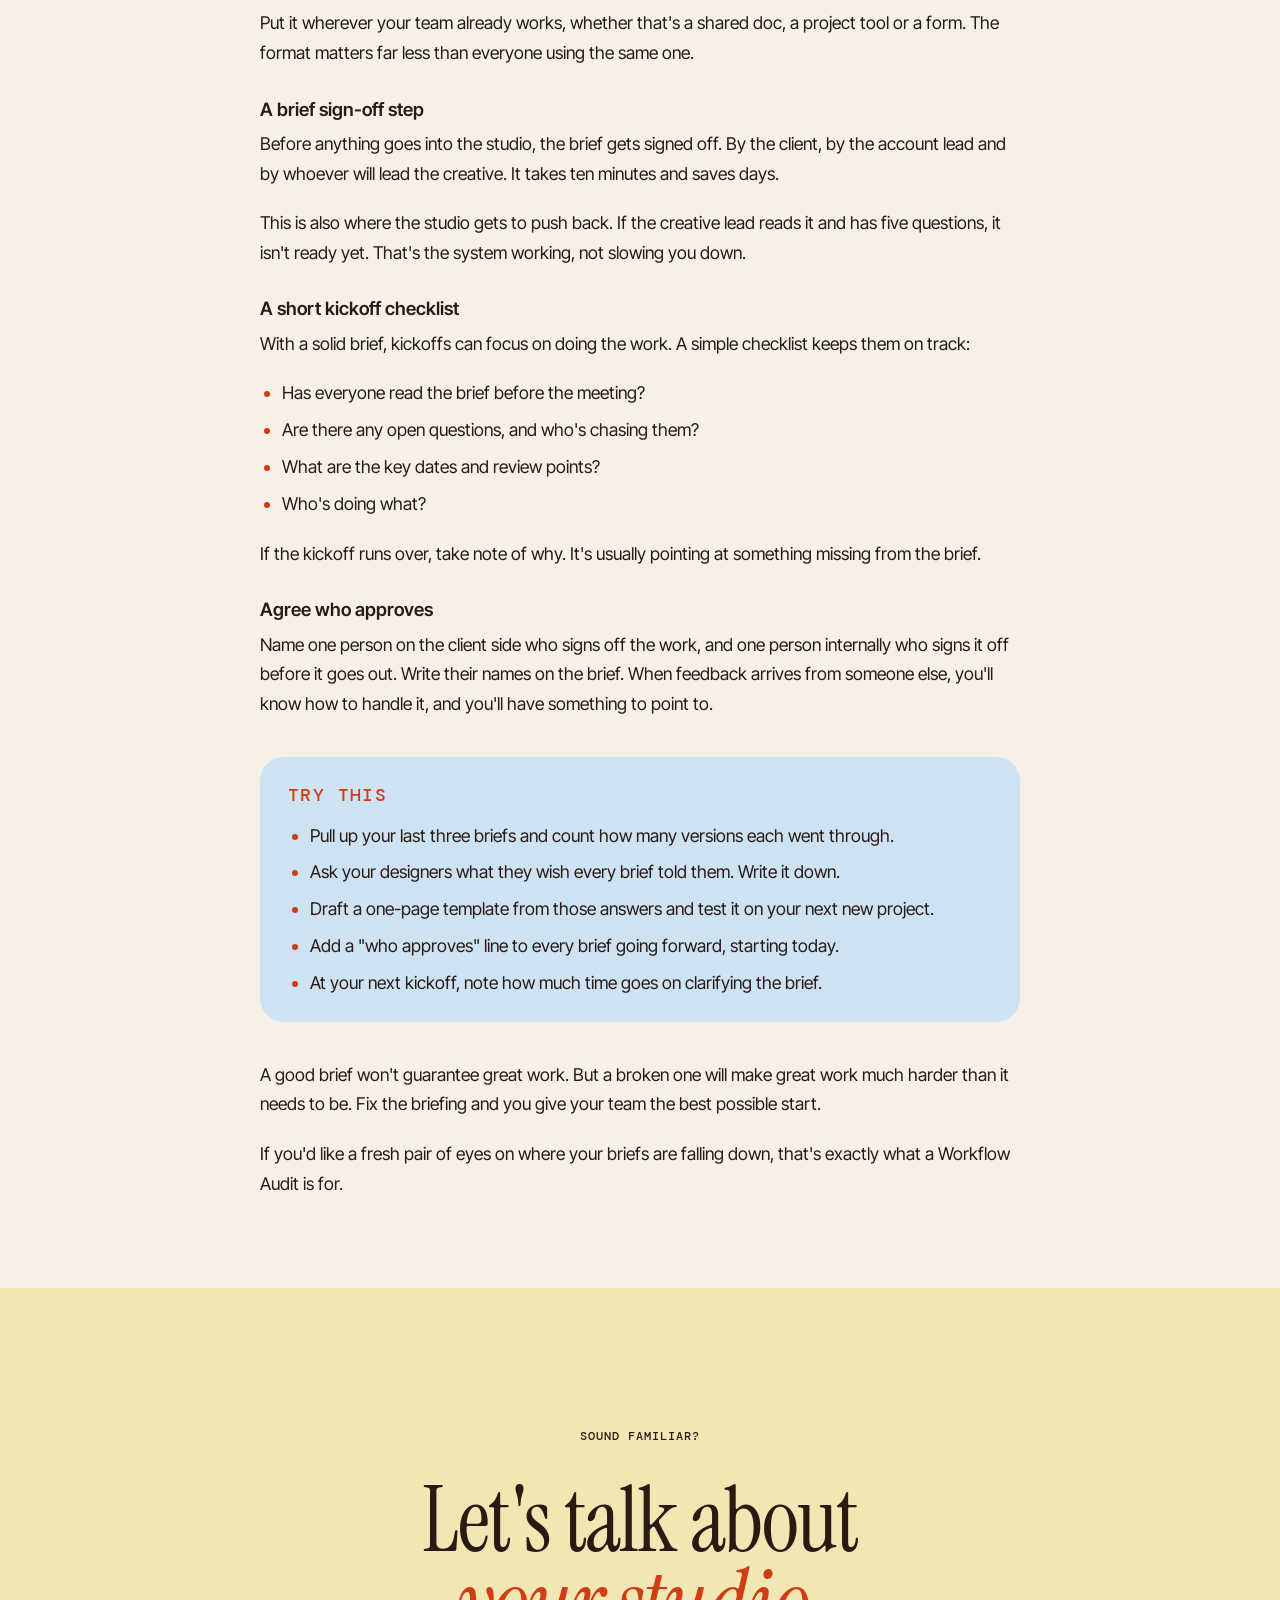
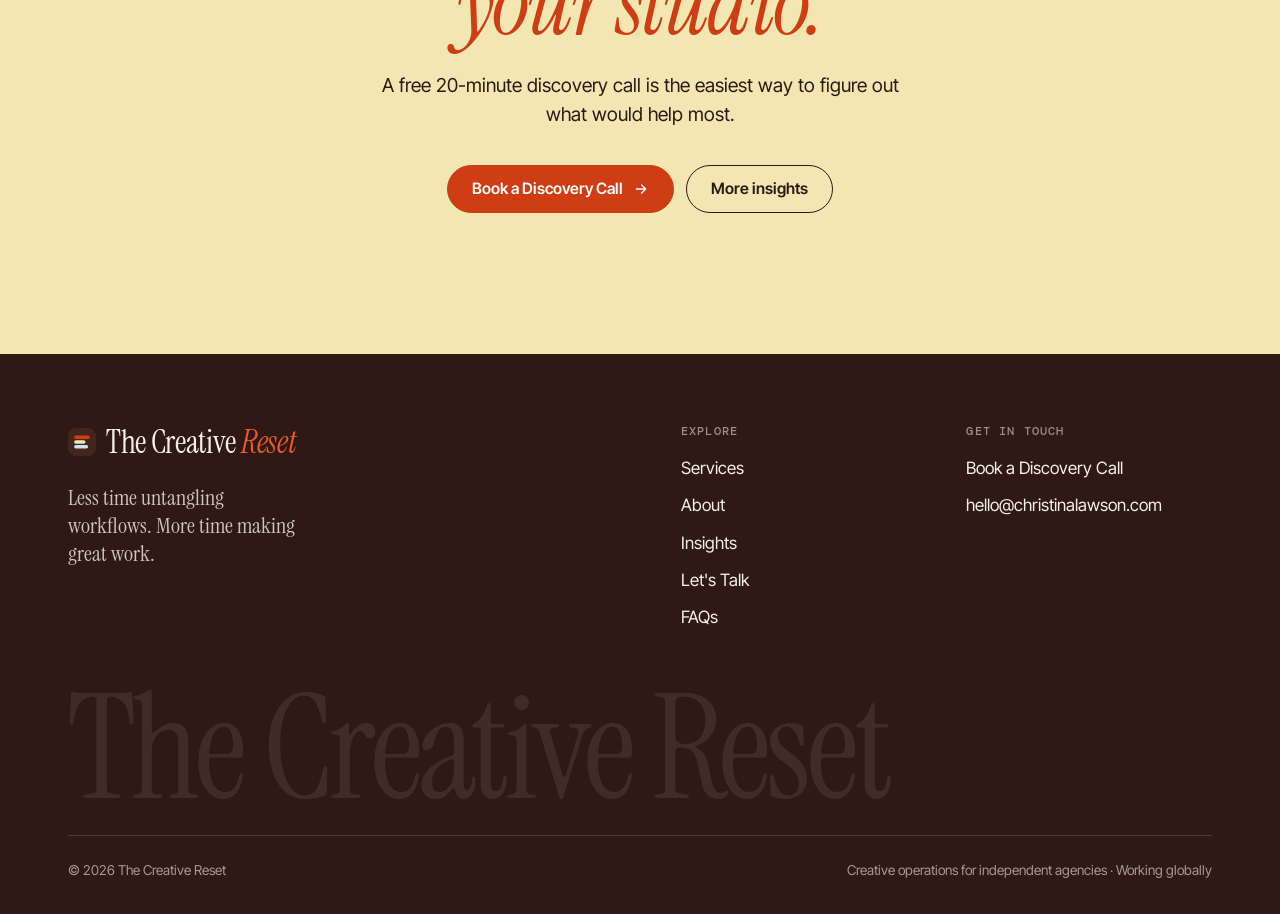
<file: insights-broken-briefing.html>
<!doctype html>
<html lang="en-GB">
<head>
<meta charset="utf-8">
<meta name="viewport" content="width=device-width, initial-scale=1">
<title>How to spot a broken briefing process · The Creative Reset</title>
<meta name="description" content="Warning signs that your briefs are costing you time, and practical fixes.">
<link rel="canonical" href="https://christinalawson.com/insights-broken-briefing.html">
<link rel="icon" href="assets/favicon.svg" type="image/svg+xml">
<link rel="icon" href="favicon-32.png" sizes="32x32" type="image/png">
<link rel="apple-touch-icon" href="apple-touch-icon.png">
<link rel="preconnect" href="https://fonts.googleapis.com">
<link rel="preconnect" href="https://fonts.gstatic.com" crossorigin>
<link rel="stylesheet" href="https://fonts.googleapis.com/css2?family=DM+Mono:wght@500&family=Instrument+Serif:ital@0;1&family=Inter+Tight:wght@400;500;600&display=swap">
<link rel="stylesheet" href="assets/site.css?v=41">
</head>
<body>
<a class="skip" href="#main">Skip to content</a>
<header class="header">
  <div class="wrap header__in">
    <a class="logo" href="index.html" aria-label="The Creative Reset, home"><svg viewBox="0 0 32 32" aria-hidden="true"><rect width="32" height="32" rx="9" fill="#2a1a14"/><rect x="7" y="8.5" width="18" height="4" rx="2" fill="#cf3d14"/><rect x="7" y="14" width="13" height="4" rx="2" fill="#f2e6b3"/><rect x="7" y="19.5" width="16" height="4" rx="2" fill="#cde2f2"/></svg><span>The Creative <em>Reset</em></span></a>
    <button class="menu-btn" type="button" aria-expanded="false" aria-controls="nav">Menu</button>
    <nav class="nav" id="nav" aria-label="Main">
      <a href="index.html">Home</a><a href="services.html">Services</a><a href="about.html">About</a><a href="insights.html" aria-current="page">Insights</a><a href="contact.html">Let's Talk</a>
      <a class="btn btn--primary" href="discovery-call.html">Book a Discovery Call</a>
    </nav>
  </div>
</header>
<main id="main">
<article class="article">
  <header class="page-hero article__hero">
    <div class="wrap article__wrap">
      <p class="label article__crumb"><a href="insights.html">Insights</a> · Briefing &amp; feedback</p>
      <h1 class="article__title">How to spot a broken briefing process</h1>
      <p class="lead">The warning signs that your briefs are costing you time, and the simple fixes that get work moving in the right direction from day one.</p>
      <p class="article__meta label">By Christina Lawson · 5 min read</p>
      <div class="article__art art--butter"><img class="illo" src="assets/insights/broken-briefing.png?v=2" alt="Two people working through a checklist on a large clipboard" width="496" height="496" loading="lazy"></div>
    </div>
  </header>
  <div class="section section--compact article__body">
    <div class="wrap article__wrap prose">
      <p>Picture the kickoff. Everyone's in the room, ready to go. Twenty minutes in, someone asks who the audience actually is, and the room goes quiet.</p>
      <p>Most agencies don't have a creative problem. They have a briefing problem that shows up later as a creative problem. The work goes in the wrong direction, the team gets blamed for missing the mark, and nobody looks back at where it really started.</p>
      <p>Here's how to tell if your briefing process is broken, why it happens, and what to do about it.</p>

      <h2>The warning signs</h2>
      <p>A broken briefing process rarely announces itself. It leaks out in small, familiar ways. If a few of these sound like your studio, it's worth paying attention.</p>
      <ul>
        <li><strong>Brief_v7_FINAL_updated.docx.</strong> If your briefs go through seven versions, the thinking is happening inside the document instead of before it.</li>
        <li><strong>Kickoffs that turn into briefing sessions.</strong> The kickoff should be about how you'll do the work. If it's spent working out what the work is, the brief wasn't ready.</li>
        <li><strong>Work going back and forth.</strong> Round after round of amends, each one nudging the work somewhere slightly different.</li>
        <li><strong>"That's not what we asked for."</strong> The most expensive sentence in any studio. It usually means nobody agreed what was asked for in the first place.</li>
        <li><strong>Briefs living in email threads.</strong> The real brief is scattered across a forwarded chain, a call someone half remembers and a comment in a shared deck.</li>
      </ul>
      <p>None of these on their own means disaster. Together, they mean your team is spending creative energy on guesswork.</p>

      <h2>Why it happens</h2>
      <p>In my experience, briefing rarely breaks because people are careless. It breaks because nobody designed it. It just grew.</p>
      <p><strong>There's no template.</strong> Every account lead writes briefs their own way. Some are three lines in an email, some are twelve-page decks. The studio never knows what it's going to get, so it learns to expect gaps.</p>
      <p><strong>There's no owner.</strong> When everyone contributes to a brief, nobody is responsible for it being complete. Questions float around until a designer has to chase them.</p>
      <p><strong>Things get lost between sales and studio.</strong> The person who won the work had great conversations with the client. Very little of that makes it across. The context, the politics, the thing the client said they hated last time, all of it stays in someone's head.</p>
      <p><strong>Sign-off is unclear.</strong> If you don't know who approves the brief, you don't really have one. You have a starting point that anyone can change.</p>

      <blockquote class="article__pull"><p>If you don't know who approves the brief, you don't really have one. You have a starting point that anyone can change.</p></blockquote>

      <h2>The fixes</h2>
      <p>The good news is that briefing is one of the easiest things to improve. You don't need new software. You need a few agreed habits.</p>
      <h3>A one-page brief template</h3>
      <p>Keep it to a single page. If it's longer, people skip sections. Cover the essentials: the objective, the audience, the key message, deliverables, mandatories, budget, timings and who approves. Leave space for "what we know we don't know yet", because honest gaps are better than hidden ones.</p>
      <p>Put it wherever your team already works, whether that's a shared doc, a project tool or a form. The format matters far less than everyone using the same one.</p>
      <h3>A brief sign-off step</h3>
      <p>Before anything goes into the studio, the brief gets signed off. By the client, by the account lead and by whoever will lead the creative. It takes ten minutes and saves days.</p>
      <p>This is also where the studio gets to push back. If the creative lead reads it and has five questions, it isn't ready yet. That's the system working, not slowing you down.</p>
      <h3>A short kickoff checklist</h3>
      <p>With a solid brief, kickoffs can focus on doing the work. A simple checklist keeps them on track:</p>
      <ul>
        <li>Has everyone read the brief before the meeting?</li>
        <li>Are there any open questions, and who's chasing them?</li>
        <li>What are the key dates and review points?</li>
        <li>Who's doing what?</li>
      </ul>
      <p>If the kickoff runs over, take note of why. It's usually pointing at something missing from the brief.</p>
      <h3>Agree who approves</h3>
      <p>Name one person on the client side who signs off the work, and one person internally who signs it off before it goes out. Write their names on the brief. When feedback arrives from someone else, you'll know how to handle it, and you'll have something to point to.</p>

      <aside class="article__try">
        <p class="label">Try this</p>
        <ul>
          <li>Pull up your last three briefs and count how many versions each went through.</li>
          <li>Ask your designers what they wish every brief told them. Write it down.</li>
          <li>Draft a one-page template from those answers and test it on your next new project.</li>
          <li>Add a "who approves" line to every brief going forward, starting today.</li>
          <li>At your next kickoff, note how much time goes on clarifying the brief.</li>
        </ul>
      </aside>

      <p>A good brief won't guarantee great work. But a broken one will make great work much harder than it needs to be. Fix the briefing and you give your team the best possible start.</p>
      <p>If you'd like a fresh pair of eyes on where your briefs are falling down, that's exactly what a Workflow Audit is for.</p>
    </div>
  </div>
</article>

<section class="section section--butter cta">
  <div class="wrap">
    <p class="label">Sound familiar?</p>
    <h2 class="display">Let's talk about <em>your studio.</em></h2>
    <p class="lead" style="max-width:50ch">A free 20-minute discovery call is the easiest way to figure out what would help most.</p>
    <div class="btn-row">
      <a class="btn btn--primary" href="discovery-call.html">Book a Discovery Call <svg viewBox="0 0 24 24" fill="none" stroke="currentColor" stroke-width="2" stroke-linecap="round" stroke-linejoin="round" aria-hidden="true"><path d="M5 12h14M13 6l6 6-6 6"/></svg></a>
      <a class="btn" href="insights.html">More insights</a>
    </div>
  </div>
</section>
</main>
<footer class="footer">
  <div class="wrap">
    <div class="footer__top">
      <div>
        <a class="logo" href="index.html"><svg viewBox="0 0 32 32" aria-hidden="true"><rect width="32" height="32" rx="9" fill="#2a1a14"/><rect x="7" y="8.5" width="18" height="4" rx="2" fill="#cf3d14"/><rect x="7" y="14" width="13" height="4" rx="2" fill="#f2e6b3"/><rect x="7" y="19.5" width="16" height="4" rx="2" fill="#cde2f2"/></svg><span>The Creative <em>Reset</em></span></a>
        <p class="footer__line">Less time untangling workflows. More time making great work.</p>
      </div>
      <div>
        <h2>Explore</h2>
        <ul><li><a href="services.html">Services</a></li><li><a href="about.html">About</a></li><li><a href="insights.html">Insights</a></li><li><a href="contact.html">Let's Talk</a></li><li><a href="faq.html">FAQs</a></li></ul>
      </div>
      <div>
        <h2>Get in touch</h2>
        <ul><li><a href="discovery-call.html">Book a Discovery Call</a></li><li><a href="mailto:hello@christinalawson.com">hello@christinalawson.com</a></li></ul>
      </div>
    </div>
    <p class="footer__big" aria-hidden="true">The Creative Reset</p>
    <div class="footer__base"><span>© <span data-year>2026</span> The Creative Reset</span><span>Creative operations for independent agencies · Working globally</span></div>
  </div>
</footer>
<script src="assets/site.js?v=41"></script>
</body>
</html>
</file>
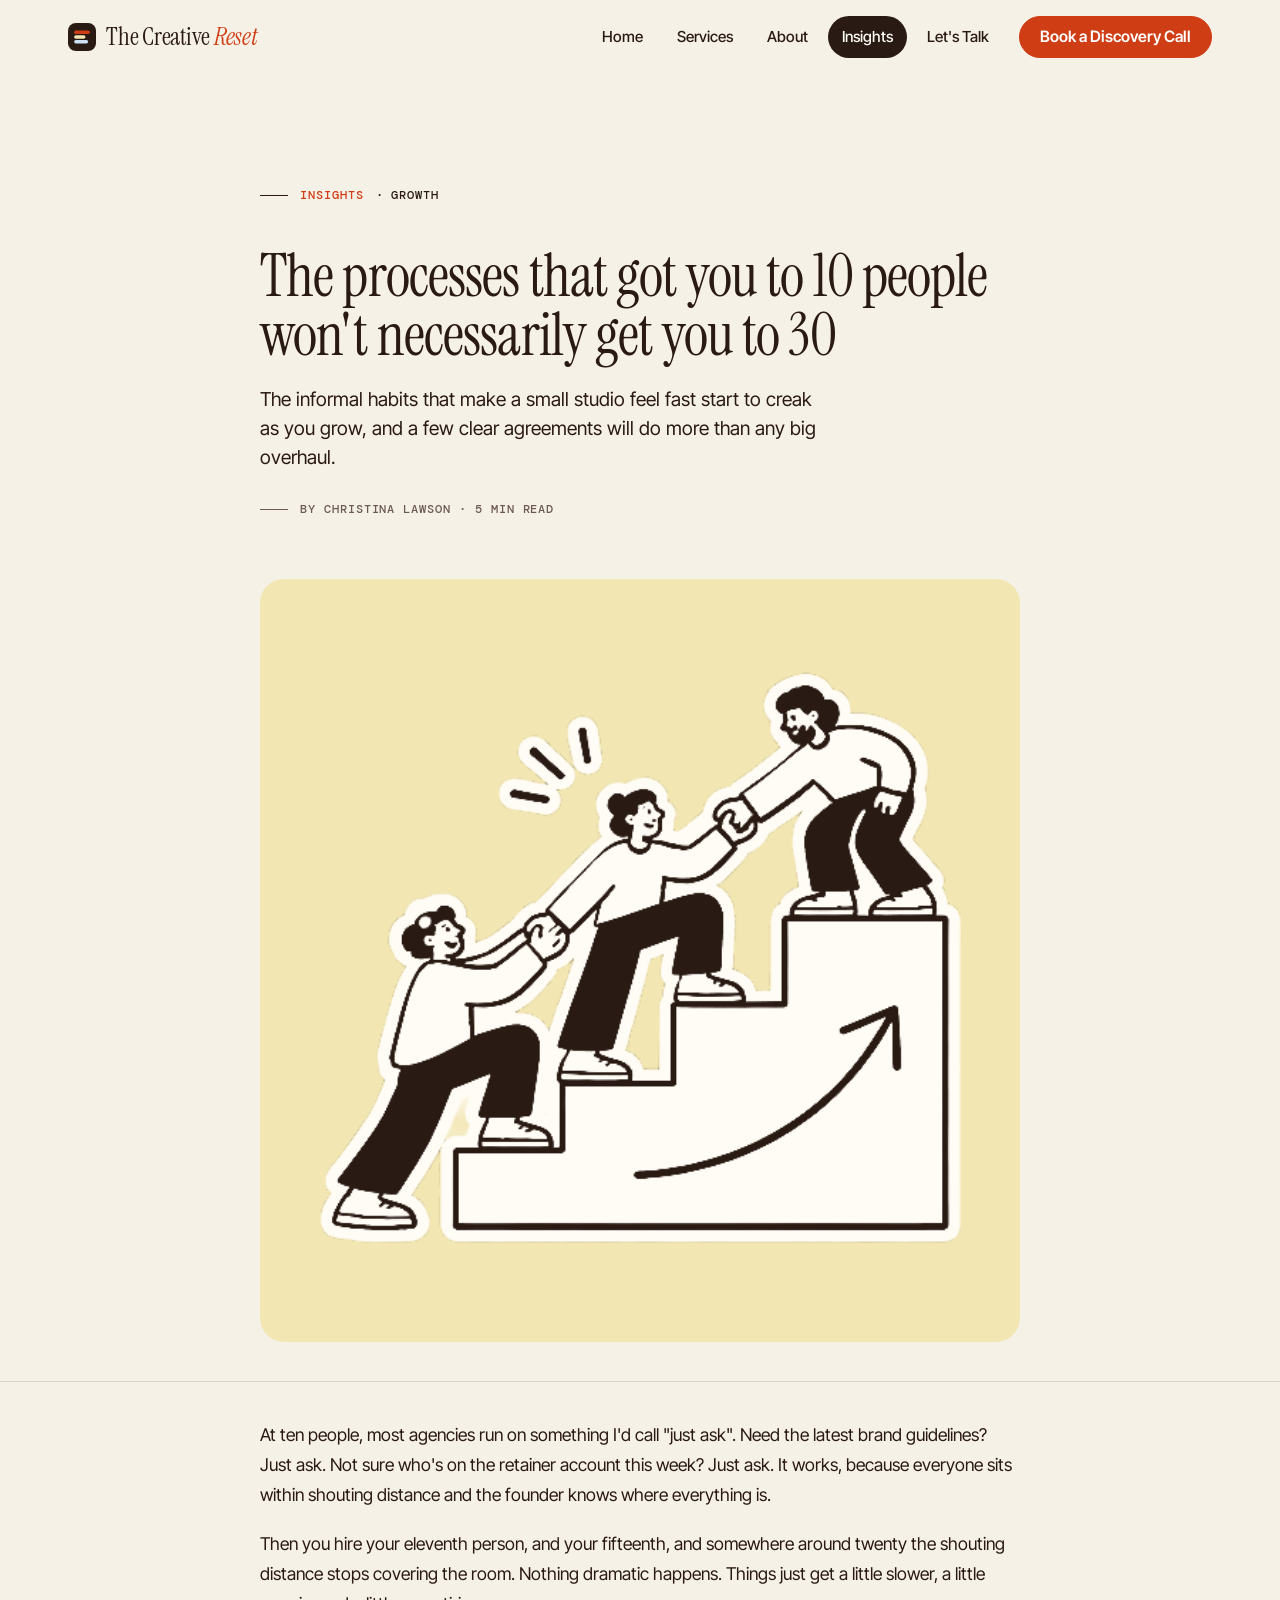
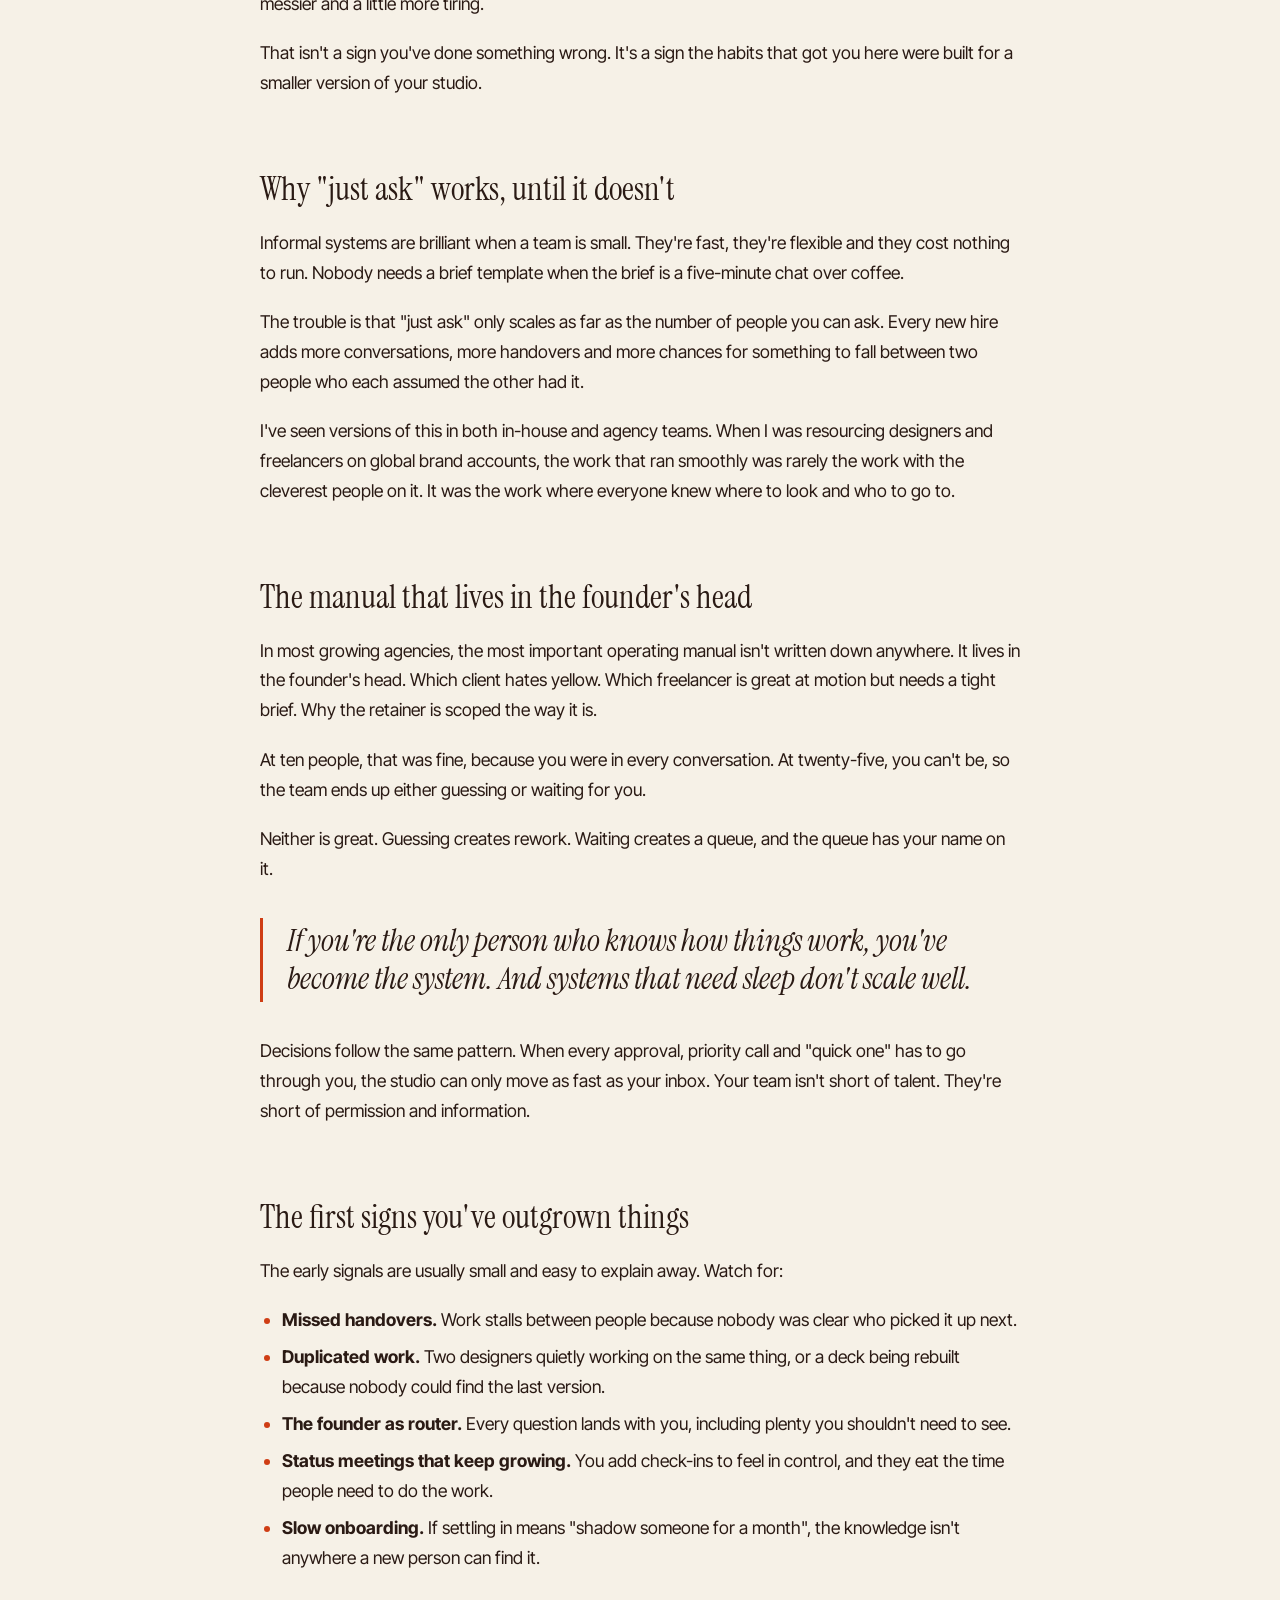
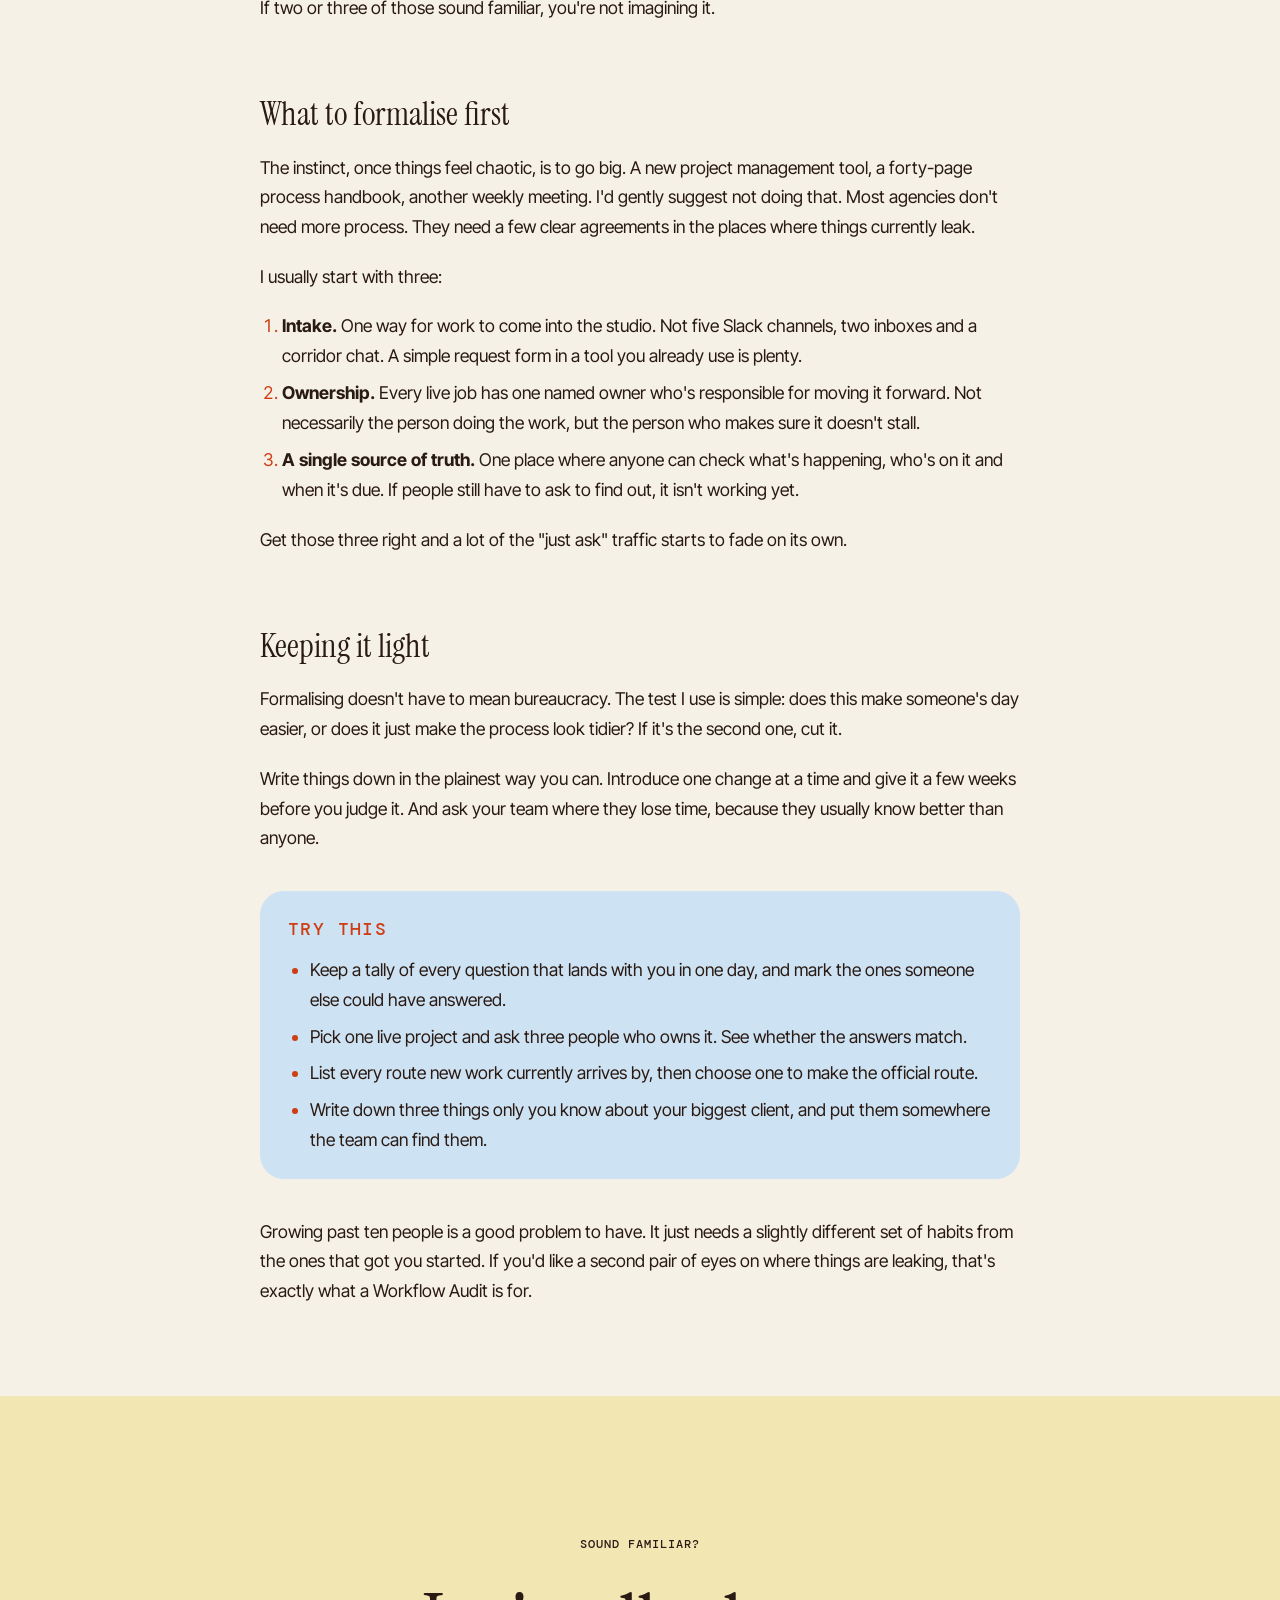
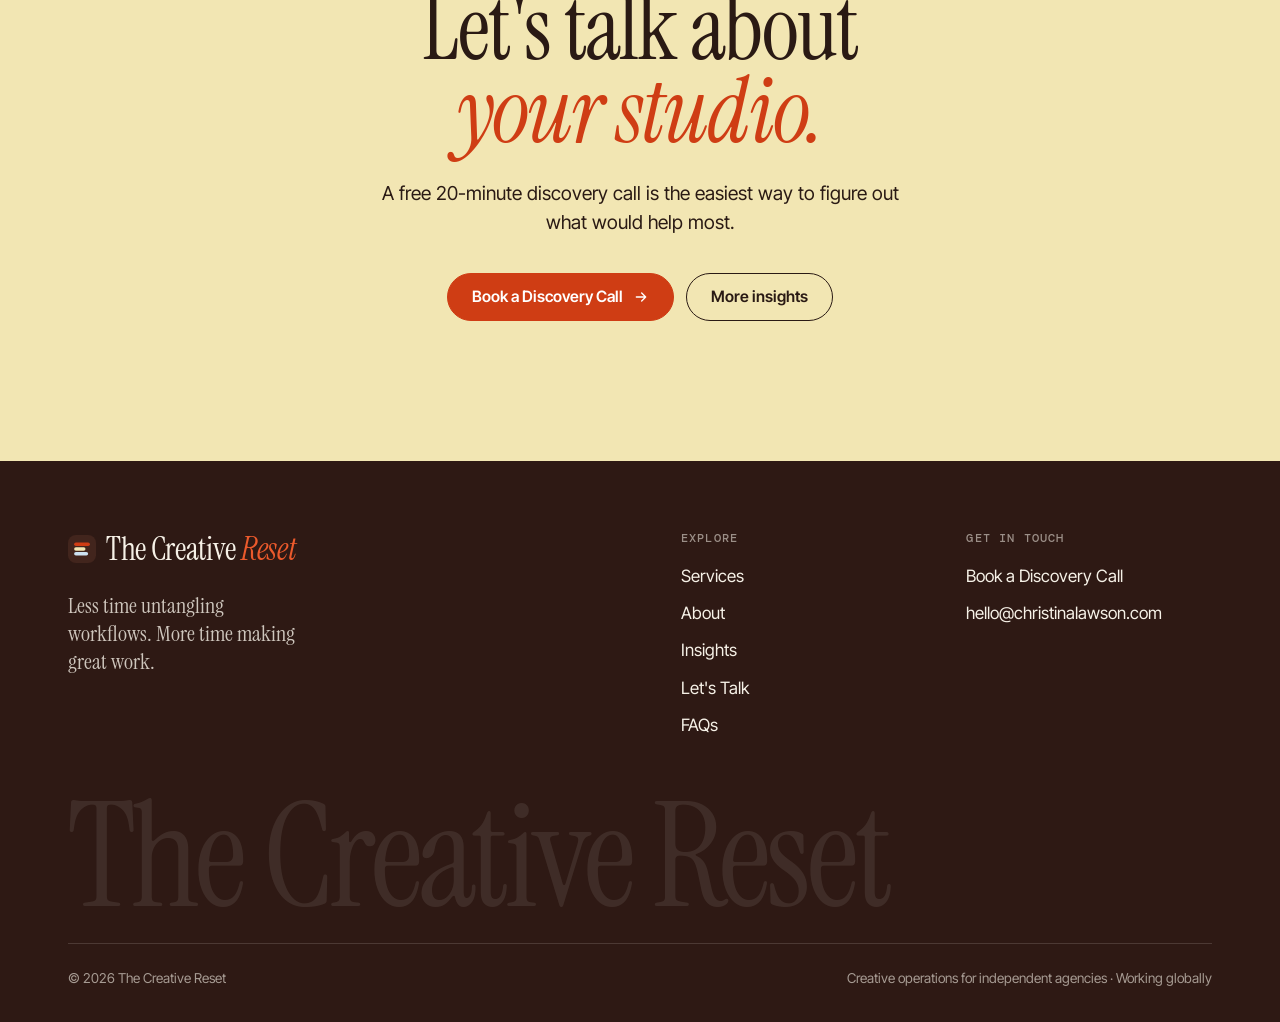
<file: insights-growing-past-ten.html>
<!doctype html>
<html lang="en-GB">
<head>
<meta charset="utf-8">
<meta name="viewport" content="width=device-width, initial-scale=1">
<title>The processes that got you to 10 people won't necessarily get you to 30 · The Creative Reset</title>
<meta name="description" content="Why growing agencies outgrow their operating habits, and what to formalise first.">
<link rel="canonical" href="https://christinalawson.com/insights-growing-past-ten.html">
<link rel="icon" href="assets/favicon.svg" type="image/svg+xml">
<link rel="icon" href="favicon-32.png" sizes="32x32" type="image/png">
<link rel="apple-touch-icon" href="apple-touch-icon.png">
<link rel="preconnect" href="https://fonts.googleapis.com">
<link rel="preconnect" href="https://fonts.gstatic.com" crossorigin>
<link rel="stylesheet" href="https://fonts.googleapis.com/css2?family=DM+Mono:wght@500&family=Instrument+Serif:ital@0;1&family=Inter+Tight:wght@400;500;600&display=swap">
<link rel="stylesheet" href="assets/site.css?v=41">
</head>
<body>
<a class="skip" href="#main">Skip to content</a>
<header class="header">
  <div class="wrap header__in">
    <a class="logo" href="index.html" aria-label="The Creative Reset, home"><svg viewBox="0 0 32 32" aria-hidden="true"><rect width="32" height="32" rx="9" fill="#2a1a14"/><rect x="7" y="8.5" width="18" height="4" rx="2" fill="#cf3d14"/><rect x="7" y="14" width="13" height="4" rx="2" fill="#f2e6b3"/><rect x="7" y="19.5" width="16" height="4" rx="2" fill="#cde2f2"/></svg><span>The Creative <em>Reset</em></span></a>
    <button class="menu-btn" type="button" aria-expanded="false" aria-controls="nav">Menu</button>
    <nav class="nav" id="nav" aria-label="Main">
      <a href="index.html">Home</a><a href="services.html">Services</a><a href="about.html">About</a><a href="insights.html" aria-current="page">Insights</a><a href="contact.html">Let's Talk</a>
      <a class="btn btn--primary" href="discovery-call.html">Book a Discovery Call</a>
    </nav>
  </div>
</header>
<main id="main">
<article class="article">
  <header class="page-hero article__hero">
    <div class="wrap article__wrap">
      <p class="label article__crumb"><a href="insights.html">Insights</a> · Growth</p>
      <h1 class="article__title">The processes that got you to 10 people won't necessarily get you to 30</h1>
      <p class="lead">The informal habits that make a small studio feel fast start to creak as you grow, and a few clear agreements will do more than any big overhaul.</p>
      <p class="article__meta label">By Christina Lawson · 5 min read</p>
      <div class="article__art art--butter"><img class="illo" src="assets/insights/growing-past-ten.png?v=2" alt="Three people helping each other up a flight of steps" width="496" height="496" loading="lazy"></div>
    </div>
  </header>
  <div class="section section--compact article__body">
    <div class="wrap article__wrap prose">
      <p>At ten people, most agencies run on something I'd call "just ask". Need the latest brand guidelines? Just ask. Not sure who's on the retainer account this week? Just ask. It works, because everyone sits within shouting distance and the founder knows where everything is.</p>
      <p>Then you hire your eleventh person, and your fifteenth, and somewhere around twenty the shouting distance stops covering the room. Nothing dramatic happens. Things just get a little slower, a little messier and a little more tiring.</p>
      <p>That isn't a sign you've done something wrong. It's a sign the habits that got you here were built for a smaller version of your studio.</p>

      <h2>Why "just ask" works, until it doesn't</h2>
      <p>Informal systems are brilliant when a team is small. They're fast, they're flexible and they cost nothing to run. Nobody needs a brief template when the brief is a five-minute chat over coffee.</p>
      <p>The trouble is that "just ask" only scales as far as the number of people you can ask. Every new hire adds more conversations, more handovers and more chances for something to fall between two people who each assumed the other had it.</p>
      <p>I've seen versions of this in both in-house and agency teams. When I was resourcing designers and freelancers on global brand accounts, the work that ran smoothly was rarely the work with the cleverest people on it. It was the work where everyone knew where to look and who to go to.</p>

      <h2>The manual that lives in the founder's head</h2>
      <p>In most growing agencies, the most important operating manual isn't written down anywhere. It lives in the founder's head. Which client hates yellow. Which freelancer is great at motion but needs a tight brief. Why the retainer is scoped the way it is.</p>
      <p>At ten people, that was fine, because you were in every conversation. At twenty-five, you can't be, so the team ends up either guessing or waiting for you.</p>
      <p>Neither is great. Guessing creates rework. Waiting creates a queue, and the queue has your name on it.</p>
      <blockquote class="article__pull"><p>If you're the only person who knows how things work, you've become the system. And systems that need sleep don't scale well.</p></blockquote>
      <p>Decisions follow the same pattern. When every approval, priority call and "quick one" has to go through you, the studio can only move as fast as your inbox. Your team isn't short of talent. They're short of permission and information.</p>

      <h2>The first signs you've outgrown things</h2>
      <p>The early signals are usually small and easy to explain away. Watch for:</p>
      <ul>
        <li><strong>Missed handovers.</strong> Work stalls between people because nobody was clear who picked it up next.</li>
        <li><strong>Duplicated work.</strong> Two designers quietly working on the same thing, or a deck being rebuilt because nobody could find the last version.</li>
        <li><strong>The founder as router.</strong> Every question lands with you, including plenty you shouldn't need to see.</li>
        <li><strong>Status meetings that keep growing.</strong> You add check-ins to feel in control, and they eat the time people need to do the work.</li>
        <li><strong>Slow onboarding.</strong> If settling in means "shadow someone for a month", the knowledge isn't anywhere a new person can find it.</li>
      </ul>
      <p>If two or three of those sound familiar, you're not imagining it.</p>

      <h2>What to formalise first</h2>
      <p>The instinct, once things feel chaotic, is to go big. A new project management tool, a forty-page process handbook, another weekly meeting. I'd gently suggest not doing that. Most agencies don't need more process. They need a few clear agreements in the places where things currently leak.</p>
      <p>I usually start with three:</p>
      <ol>
        <li><strong>Intake.</strong> One way for work to come into the studio. Not five Slack channels, two inboxes and a corridor chat. A simple request form in a tool you already use is plenty.</li>
        <li><strong>Ownership.</strong> Every live job has one named owner who's responsible for moving it forward. Not necessarily the person doing the work, but the person who makes sure it doesn't stall.</li>
        <li><strong>A single source of truth.</strong> One place where anyone can check what's happening, who's on it and when it's due. If people still have to ask to find out, it isn't working yet.</li>
      </ol>
      <p>Get those three right and a lot of the "just ask" traffic starts to fade on its own.</p>

      <h2>Keeping it light</h2>
      <p>Formalising doesn't have to mean bureaucracy. The test I use is simple: does this make someone's day easier, or does it just make the process look tidier? If it's the second one, cut it.</p>
      <p>Write things down in the plainest way you can. Introduce one change at a time and give it a few weeks before you judge it. And ask your team where they lose time, because they usually know better than anyone.</p>

      <aside class="article__try">
        <p class="label">Try this</p>
        <ul>
          <li>Keep a tally of every question that lands with you in one day, and mark the ones someone else could have answered.</li>
          <li>Pick one live project and ask three people who owns it. See whether the answers match.</li>
          <li>List every route new work currently arrives by, then choose one to make the official route.</li>
          <li>Write down three things only you know about your biggest client, and put them somewhere the team can find them.</li>
        </ul>
      </aside>

      <p>Growing past ten people is a good problem to have. It just needs a slightly different set of habits from the ones that got you started. If you'd like a second pair of eyes on where things are leaking, that's exactly what a Workflow Audit is for.</p>
    </div>
  </div>
</article>

<section class="section section--butter cta">
  <div class="wrap">
    <p class="label">Sound familiar?</p>
    <h2 class="display">Let's talk about <em>your studio.</em></h2>
    <p class="lead" style="max-width:50ch">A free 20-minute discovery call is the easiest way to figure out what would help most.</p>
    <div class="btn-row">
      <a class="btn btn--primary" href="discovery-call.html">Book a Discovery Call <svg viewBox="0 0 24 24" fill="none" stroke="currentColor" stroke-width="2" stroke-linecap="round" stroke-linejoin="round" aria-hidden="true"><path d="M5 12h14M13 6l6 6-6 6"/></svg></a>
      <a class="btn" href="insights.html">More insights</a>
    </div>
  </div>
</section>
</main>
<footer class="footer">
  <div class="wrap">
    <div class="footer__top">
      <div>
        <a class="logo" href="index.html"><svg viewBox="0 0 32 32" aria-hidden="true"><rect width="32" height="32" rx="9" fill="#2a1a14"/><rect x="7" y="8.5" width="18" height="4" rx="2" fill="#cf3d14"/><rect x="7" y="14" width="13" height="4" rx="2" fill="#f2e6b3"/><rect x="7" y="19.5" width="16" height="4" rx="2" fill="#cde2f2"/></svg><span>The Creative <em>Reset</em></span></a>
        <p class="footer__line">Less time untangling workflows. More time making great work.</p>
      </div>
      <div>
        <h2>Explore</h2>
        <ul><li><a href="services.html">Services</a></li><li><a href="about.html">About</a></li><li><a href="insights.html">Insights</a></li><li><a href="contact.html">Let's Talk</a></li><li><a href="faq.html">FAQs</a></li></ul>
      </div>
      <div>
        <h2>Get in touch</h2>
        <ul><li><a href="discovery-call.html">Book a Discovery Call</a></li><li><a href="mailto:hello@christinalawson.com">hello@christinalawson.com</a></li></ul>
      </div>
    </div>
    <p class="footer__big" aria-hidden="true">The Creative Reset</p>
    <div class="footer__base"><span>© <span data-year>2026</span> The Creative Reset</span><span>Creative operations for independent agencies · Working globally</span></div>
  </div>
</footer>
<script src="assets/site.js?v=41"></script>
</body>
</html>
</file>
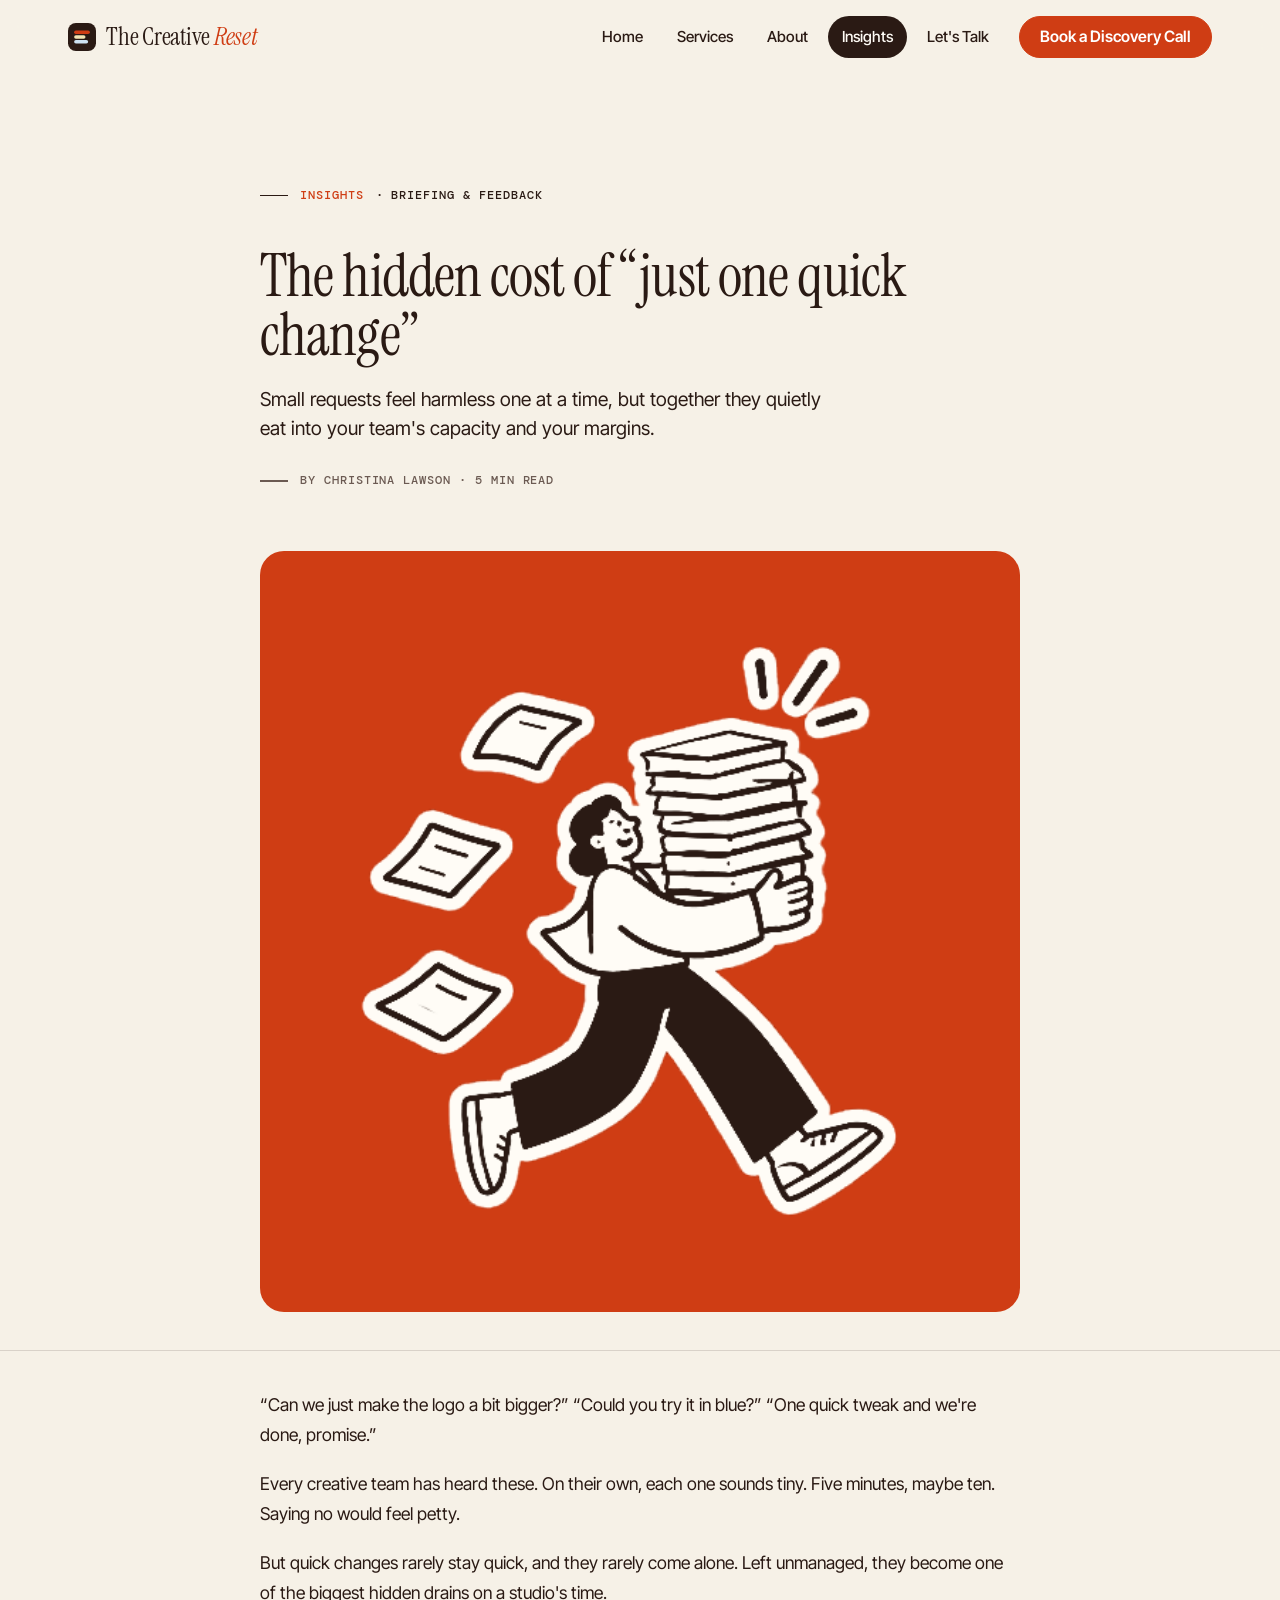
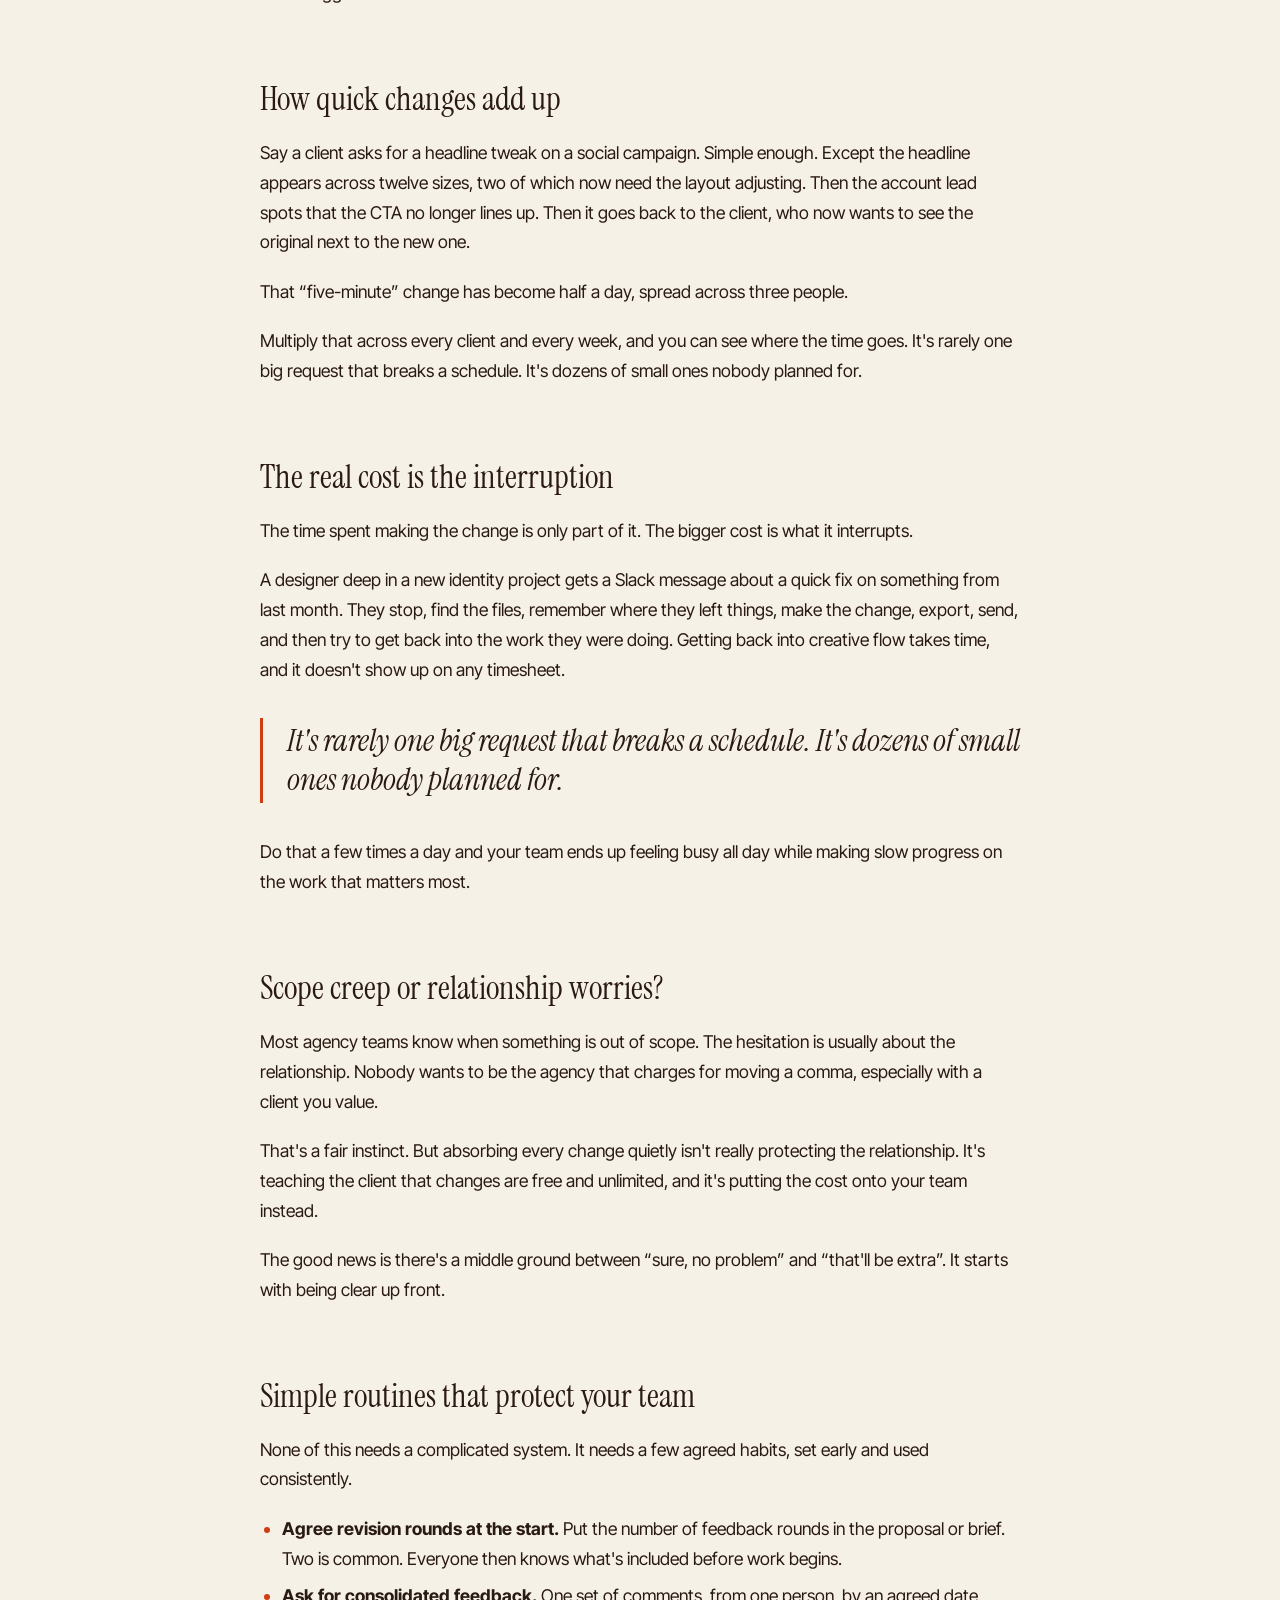
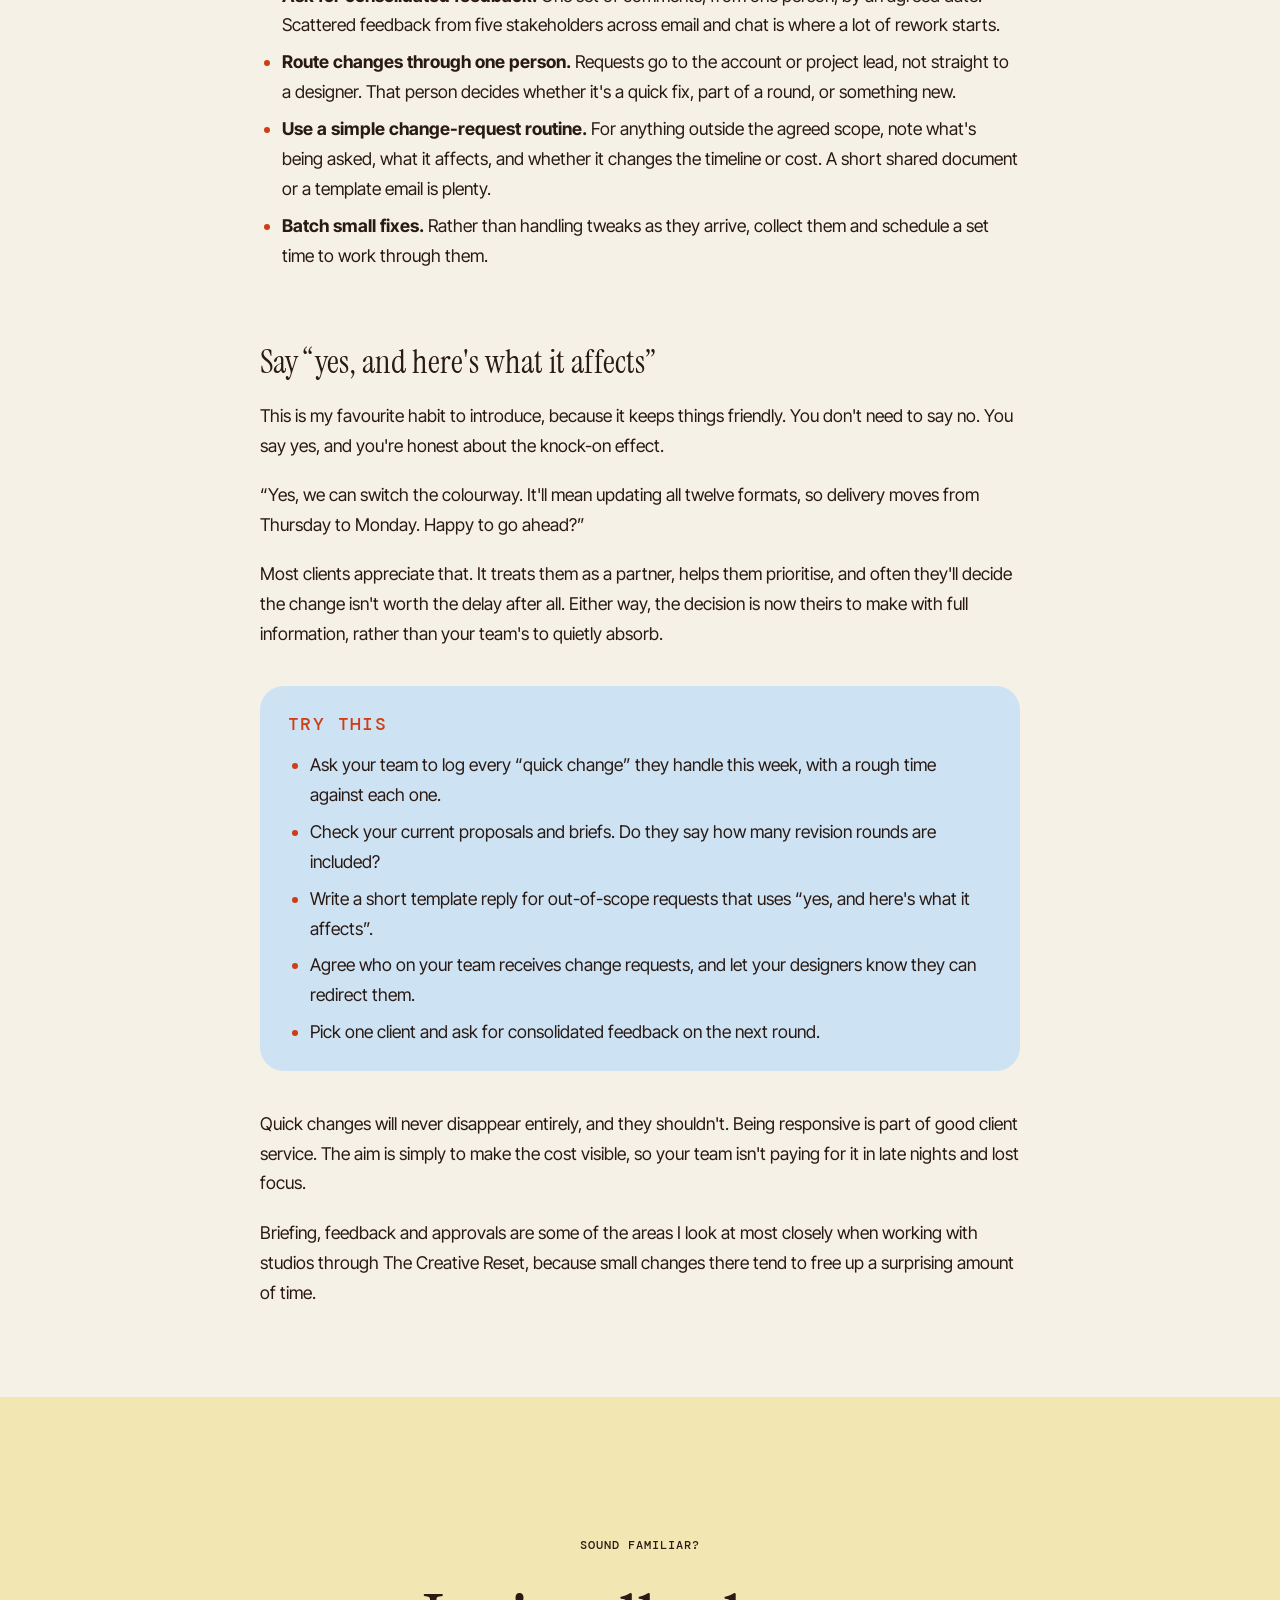
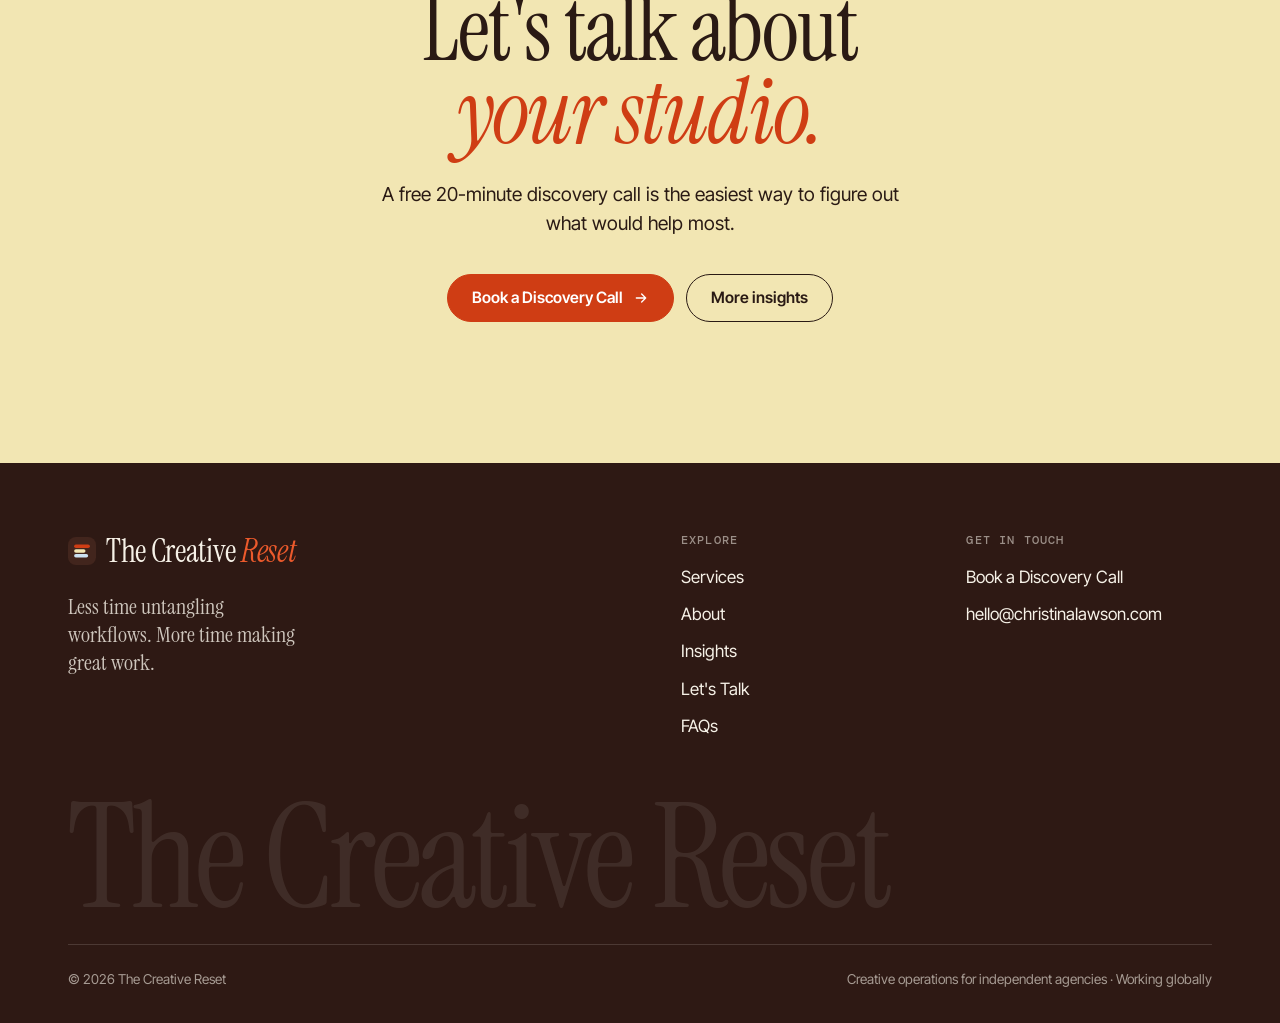
<file: insights-just-one-quick-change.html>
<!doctype html>
<html lang="en-GB">
<head>
<meta charset="utf-8">
<meta name="viewport" content="width=device-width, initial-scale=1">
<title>The hidden cost of “just one quick change” · The Creative Reset</title>
<meta name="description" content="How small requests, unclear briefs and endless revisions affect creative capacity.">
<link rel="canonical" href="https://christinalawson.com/insights-just-one-quick-change.html">
<link rel="icon" href="assets/favicon.svg" type="image/svg+xml">
<link rel="icon" href="favicon-32.png" sizes="32x32" type="image/png">
<link rel="apple-touch-icon" href="apple-touch-icon.png">
<link rel="preconnect" href="https://fonts.googleapis.com">
<link rel="preconnect" href="https://fonts.gstatic.com" crossorigin>
<link rel="stylesheet" href="https://fonts.googleapis.com/css2?family=DM+Mono:wght@500&family=Instrument+Serif:ital@0;1&family=Inter+Tight:wght@400;500;600&display=swap">
<link rel="stylesheet" href="assets/site.css?v=41">
</head>
<body>
<a class="skip" href="#main">Skip to content</a>
<header class="header">
  <div class="wrap header__in">
    <a class="logo" href="index.html" aria-label="The Creative Reset, home"><svg viewBox="0 0 32 32" aria-hidden="true"><rect width="32" height="32" rx="9" fill="#2a1a14"/><rect x="7" y="8.5" width="18" height="4" rx="2" fill="#cf3d14"/><rect x="7" y="14" width="13" height="4" rx="2" fill="#f2e6b3"/><rect x="7" y="19.5" width="16" height="4" rx="2" fill="#cde2f2"/></svg><span>The Creative <em>Reset</em></span></a>
    <button class="menu-btn" type="button" aria-expanded="false" aria-controls="nav">Menu</button>
    <nav class="nav" id="nav" aria-label="Main">
      <a href="index.html">Home</a><a href="services.html">Services</a><a href="about.html">About</a><a href="insights.html" aria-current="page">Insights</a><a href="contact.html">Let's Talk</a>
      <a class="btn btn--primary" href="discovery-call.html">Book a Discovery Call</a>
    </nav>
  </div>
</header>
<main id="main">
<article class="article">
  <header class="page-hero article__hero">
    <div class="wrap article__wrap">
      <p class="label article__crumb"><a href="insights.html">Insights</a> · Briefing &amp; feedback</p>
      <h1 class="article__title">The hidden cost of “just one quick change”</h1>
      <p class="lead">Small requests feel harmless one at a time, but together they quietly eat into your team's capacity and your margins.</p>
      <p class="article__meta label">By Christina Lawson · 5 min read</p>
      <div class="article__art art--tomato"><img class="illo" src="assets/insights/just-one-quick-change.png?v=2" alt="A person carrying a tall stack of papers while sticky notes fly off" width="496" height="496" loading="lazy"></div>
    </div>
  </header>
  <div class="section section--compact article__body">
    <div class="wrap article__wrap prose">
      <p>“Can we just make the logo a bit bigger?” “Could you try it in blue?” “One quick tweak and we're done, promise.”</p>
      <p>Every creative team has heard these. On their own, each one sounds tiny. Five minutes, maybe ten. Saying no would feel petty.</p>
      <p>But quick changes rarely stay quick, and they rarely come alone. Left unmanaged, they become one of the biggest hidden drains on a studio's time.</p>

      <h2>How quick changes add up</h2>
      <p>Say a client asks for a headline tweak on a social campaign. Simple enough. Except the headline appears across twelve sizes, two of which now need the layout adjusting. Then the account lead spots that the CTA no longer lines up. Then it goes back to the client, who now wants to see the original next to the new one.</p>
      <p>That “five-minute” change has become half a day, spread across three people.</p>
      <p>Multiply that across every client and every week, and you can see where the time goes. It's rarely one big request that breaks a schedule. It's dozens of small ones nobody planned for.</p>

      <h2>The real cost is the interruption</h2>
      <p>The time spent making the change is only part of it. The bigger cost is what it interrupts.</p>
      <p>A designer deep in a new identity project gets a Slack message about a quick fix on something from last month. They stop, find the files, remember where they left things, make the change, export, send, and then try to get back into the work they were doing. Getting back into creative flow takes time, and it doesn't show up on any timesheet.</p>
      <blockquote class="article__pull"><p>It's rarely one big request that breaks a schedule. It's dozens of small ones nobody planned for.</p></blockquote>
      <p>Do that a few times a day and your team ends up feeling busy all day while making slow progress on the work that matters most.</p>

      <h2>Scope creep or relationship worries?</h2>
      <p>Most agency teams know when something is out of scope. The hesitation is usually about the relationship. Nobody wants to be the agency that charges for moving a comma, especially with a client you value.</p>
      <p>That's a fair instinct. But absorbing every change quietly isn't really protecting the relationship. It's teaching the client that changes are free and unlimited, and it's putting the cost onto your team instead.</p>
      <p>The good news is there's a middle ground between “sure, no problem” and “that'll be extra”. It starts with being clear up front.</p>

      <h2>Simple routines that protect your team</h2>
      <p>None of this needs a complicated system. It needs a few agreed habits, set early and used consistently.</p>
      <ul>
        <li><strong>Agree revision rounds at the start.</strong> Put the number of feedback rounds in the proposal or brief. Two is common. Everyone then knows what's included before work begins.</li>
        <li><strong>Ask for consolidated feedback.</strong> One set of comments, from one person, by an agreed date. Scattered feedback from five stakeholders across email and chat is where a lot of rework starts.</li>
        <li><strong>Route changes through one person.</strong> Requests go to the account or project lead, not straight to a designer. That person decides whether it's a quick fix, part of a round, or something new.</li>
        <li><strong>Use a simple change-request routine.</strong> For anything outside the agreed scope, note what's being asked, what it affects, and whether it changes the timeline or cost. A short shared document or a template email is plenty.</li>
        <li><strong>Batch small fixes.</strong> Rather than handling tweaks as they arrive, collect them and schedule a set time to work through them.</li>
      </ul>

      <h2>Say “yes, and here's what it affects”</h2>
      <p>This is my favourite habit to introduce, because it keeps things friendly. You don't need to say no. You say yes, and you're honest about the knock-on effect.</p>
      <p>“Yes, we can switch the colourway. It'll mean updating all twelve formats, so delivery moves from Thursday to Monday. Happy to go ahead?”</p>
      <p>Most clients appreciate that. It treats them as a partner, helps them prioritise, and often they'll decide the change isn't worth the delay after all. Either way, the decision is now theirs to make with full information, rather than your team's to quietly absorb.</p>

      <aside class="article__try">
        <p class="label">Try this</p>
        <ul>
          <li>Ask your team to log every “quick change” they handle this week, with a rough time against each one.</li>
          <li>Check your current proposals and briefs. Do they say how many revision rounds are included?</li>
          <li>Write a short template reply for out-of-scope requests that uses “yes, and here's what it affects”.</li>
          <li>Agree who on your team receives change requests, and let your designers know they can redirect them.</li>
          <li>Pick one client and ask for consolidated feedback on the next round.</li>
        </ul>
      </aside>

      <p>Quick changes will never disappear entirely, and they shouldn't. Being responsive is part of good client service. The aim is simply to make the cost visible, so your team isn't paying for it in late nights and lost focus.</p>
      <p>Briefing, feedback and approvals are some of the areas I look at most closely when working with studios through The Creative Reset, because small changes there tend to free up a surprising amount of time.</p>
    </div>
  </div>
</article>

<section class="section section--butter cta">
  <div class="wrap">
    <p class="label">Sound familiar?</p>
    <h2 class="display">Let's talk about <em>your studio.</em></h2>
    <p class="lead" style="max-width:50ch">A free 20-minute discovery call is the easiest way to figure out what would help most.</p>
    <div class="btn-row">
      <a class="btn btn--primary" href="discovery-call.html">Book a Discovery Call <svg viewBox="0 0 24 24" fill="none" stroke="currentColor" stroke-width="2" stroke-linecap="round" stroke-linejoin="round" aria-hidden="true"><path d="M5 12h14M13 6l6 6-6 6"/></svg></a>
      <a class="btn" href="insights.html">More insights</a>
    </div>
  </div>
</section>
</main>
<footer class="footer">
  <div class="wrap">
    <div class="footer__top">
      <div>
        <a class="logo" href="index.html"><svg viewBox="0 0 32 32" aria-hidden="true"><rect width="32" height="32" rx="9" fill="#2a1a14"/><rect x="7" y="8.5" width="18" height="4" rx="2" fill="#cf3d14"/><rect x="7" y="14" width="13" height="4" rx="2" fill="#f2e6b3"/><rect x="7" y="19.5" width="16" height="4" rx="2" fill="#cde2f2"/></svg><span>The Creative <em>Reset</em></span></a>
        <p class="footer__line">Less time untangling workflows. More time making great work.</p>
      </div>
      <div>
        <h2>Explore</h2>
        <ul><li><a href="services.html">Services</a></li><li><a href="about.html">About</a></li><li><a href="insights.html">Insights</a></li><li><a href="contact.html">Let's Talk</a></li><li><a href="faq.html">FAQs</a></li></ul>
      </div>
      <div>
        <h2>Get in touch</h2>
        <ul><li><a href="discovery-call.html">Book a Discovery Call</a></li><li><a href="mailto:hello@christinalawson.com">hello@christinalawson.com</a></li></ul>
      </div>
    </div>
    <p class="footer__big" aria-hidden="true">The Creative Reset</p>
    <div class="footer__base"><span>© <span data-year>2026</span> The Creative Reset</span><span>Creative operations for independent agencies · Working globally</span></div>
  </div>
</footer>
<script src="assets/site.js?v=41"></script>
</body>
</html>
</file>
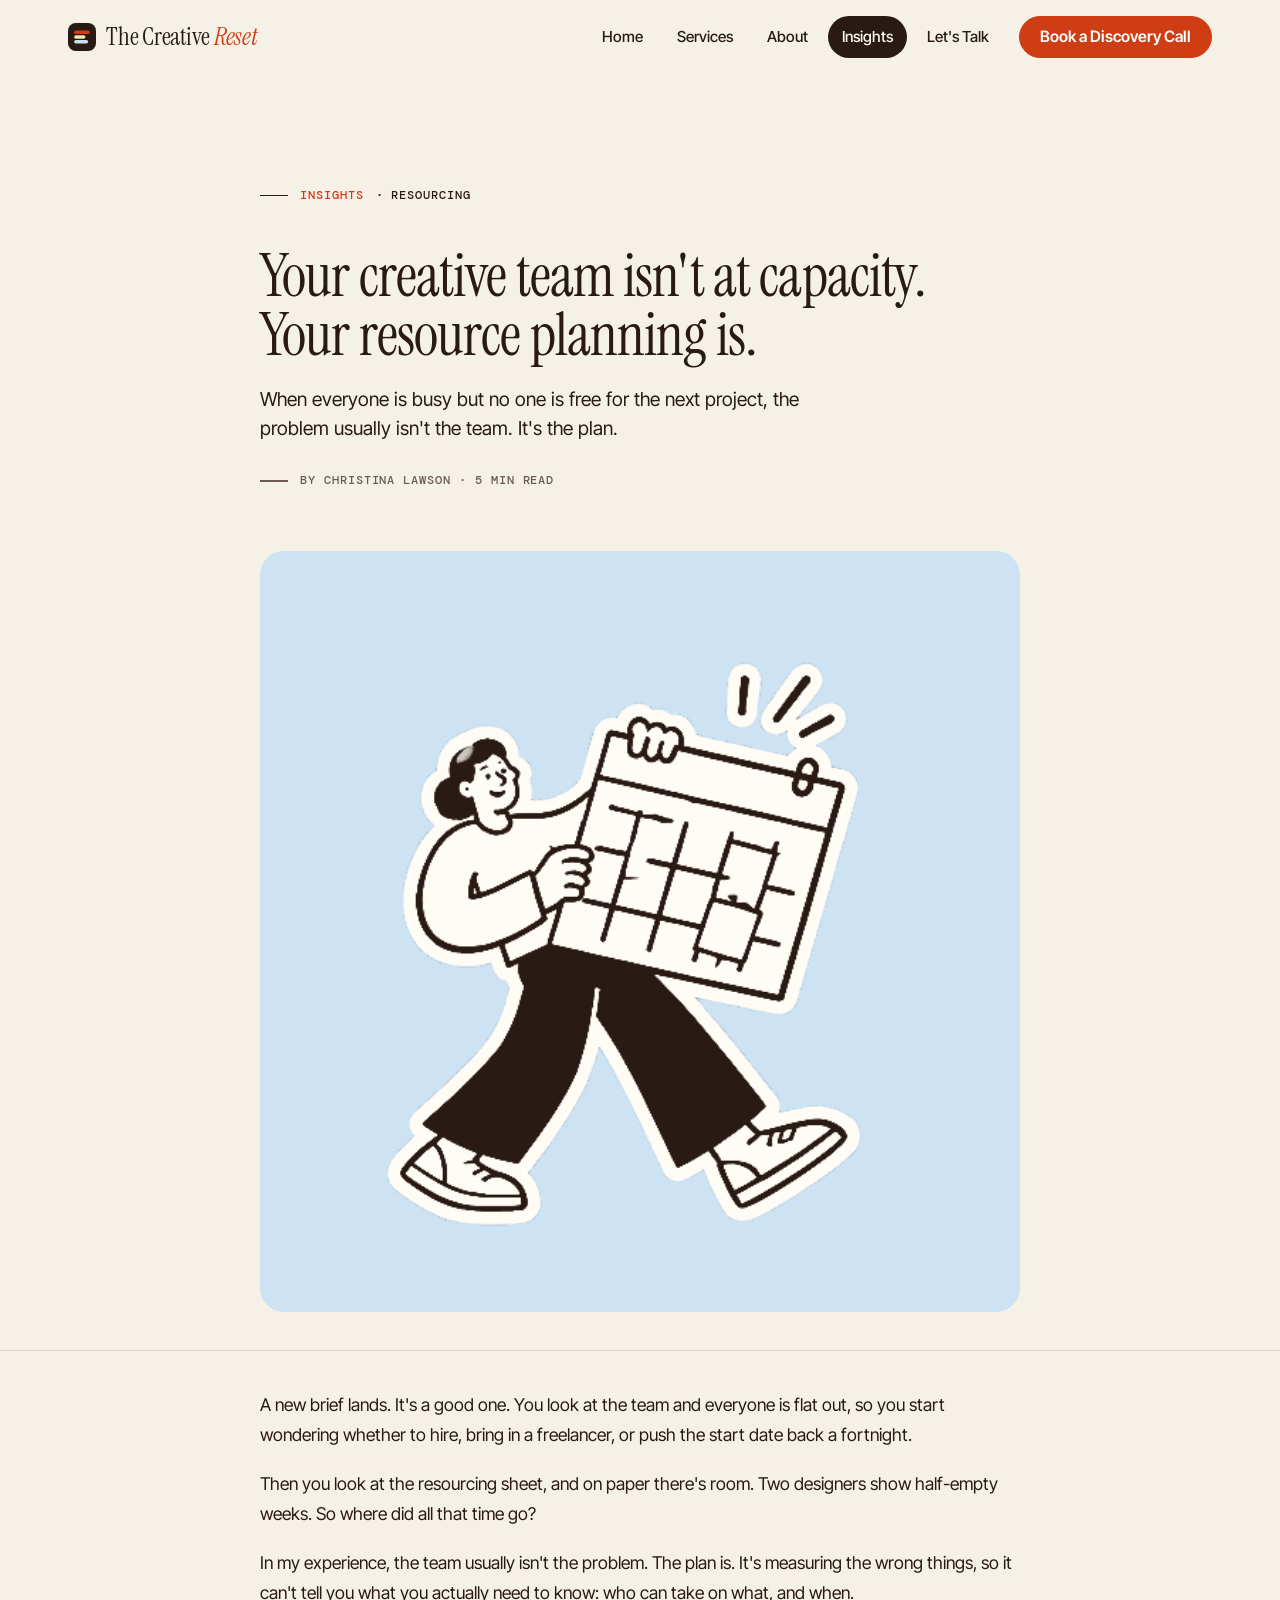
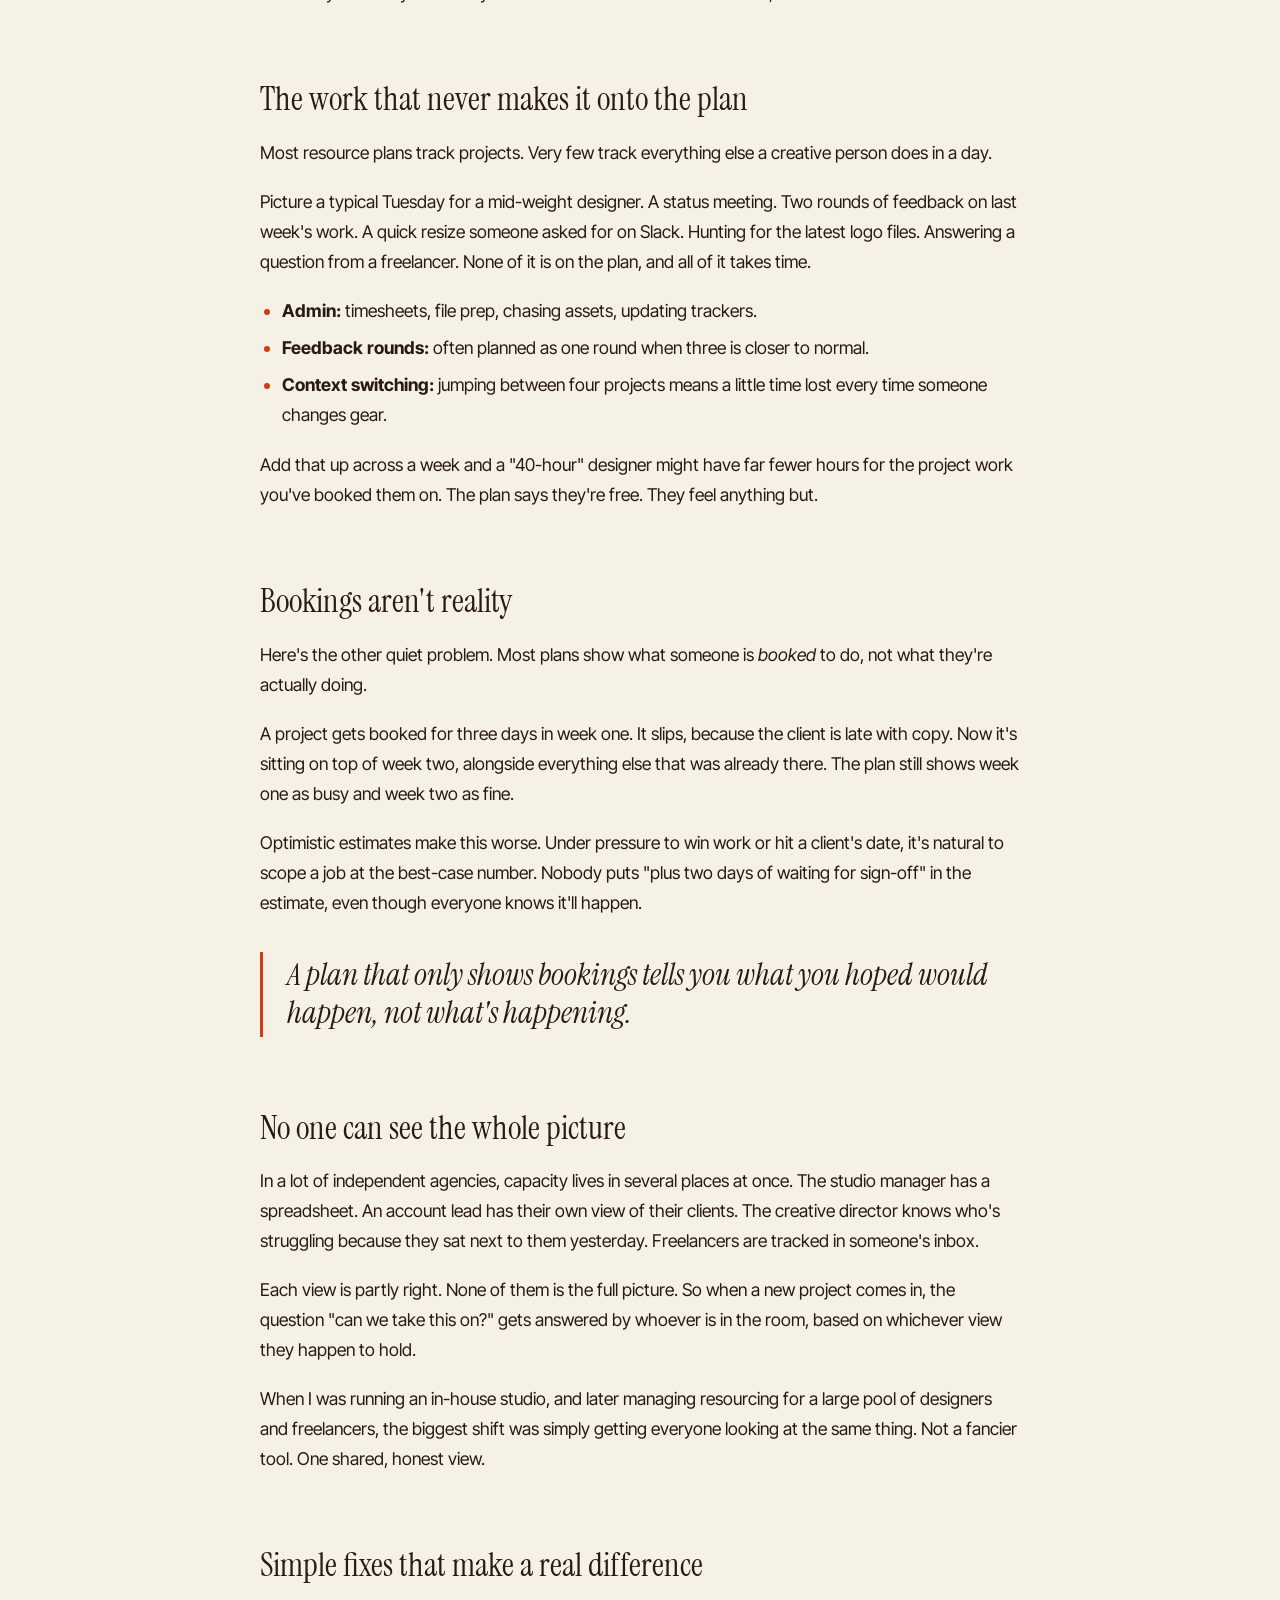
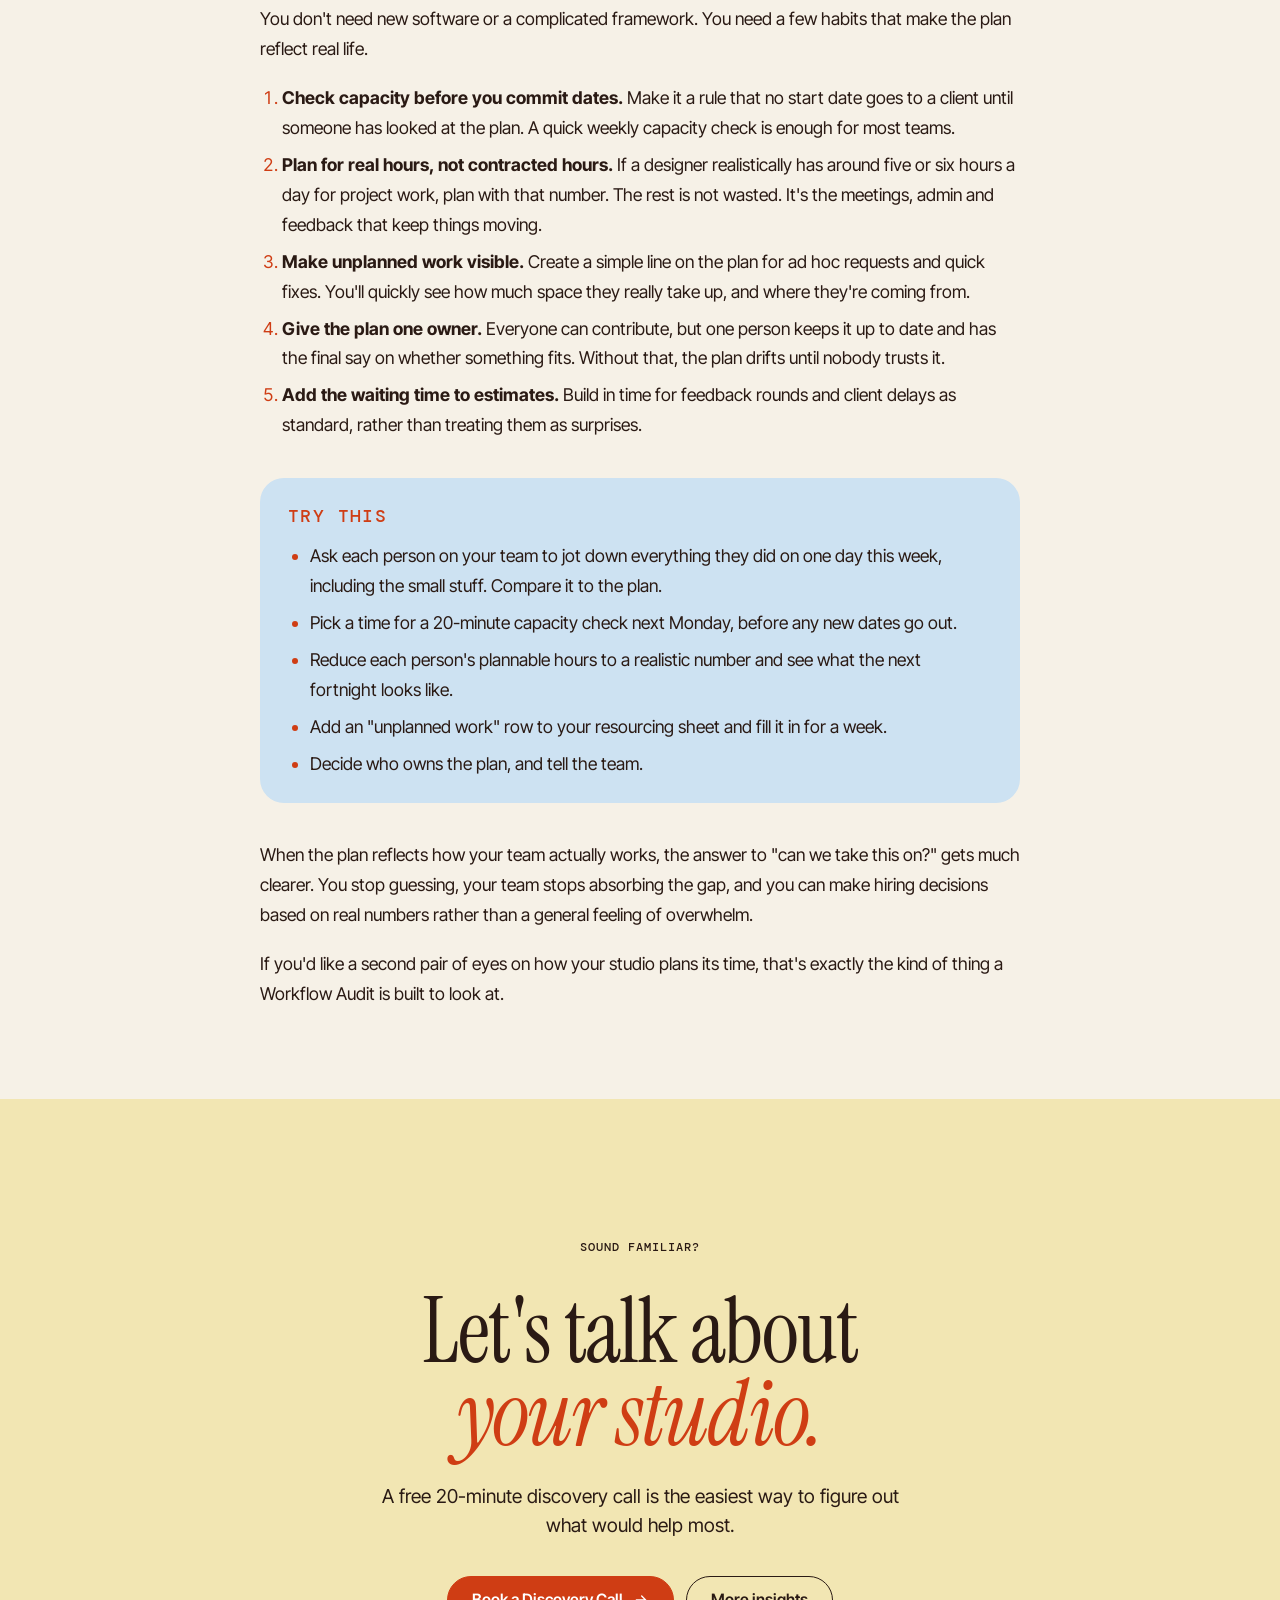
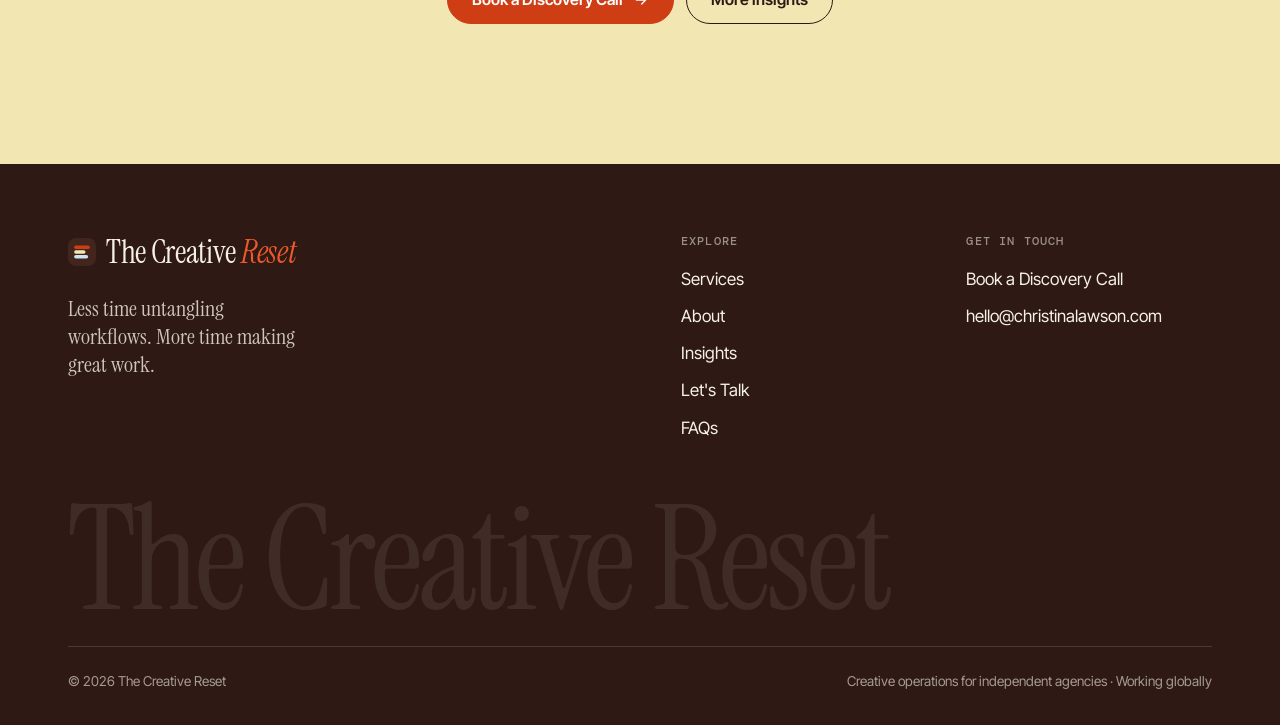
<file: insights-resource-planning.html>
<!doctype html>
<html lang="en-GB">
<head>
<meta charset="utf-8">
<meta name="viewport" content="width=device-width, initial-scale=1">
<title>Your creative team isn't at capacity. Your resource planning is. · The Creative Reset</title>
<meta name="description" content="Why everyone seems busy, yet no one seems available for the next project.">
<link rel="canonical" href="https://christinalawson.com/insights-resource-planning.html">
<link rel="icon" href="assets/favicon.svg" type="image/svg+xml">
<link rel="icon" href="favicon-32.png" sizes="32x32" type="image/png">
<link rel="apple-touch-icon" href="apple-touch-icon.png">
<link rel="preconnect" href="https://fonts.googleapis.com">
<link rel="preconnect" href="https://fonts.gstatic.com" crossorigin>
<link rel="stylesheet" href="https://fonts.googleapis.com/css2?family=DM+Mono:wght@500&family=Instrument+Serif:ital@0;1&family=Inter+Tight:wght@400;500;600&display=swap">
<link rel="stylesheet" href="assets/site.css?v=41">
</head>
<body>
<a class="skip" href="#main">Skip to content</a>
<header class="header">
  <div class="wrap header__in">
    <a class="logo" href="index.html" aria-label="The Creative Reset, home"><svg viewBox="0 0 32 32" aria-hidden="true"><rect width="32" height="32" rx="9" fill="#2a1a14"/><rect x="7" y="8.5" width="18" height="4" rx="2" fill="#cf3d14"/><rect x="7" y="14" width="13" height="4" rx="2" fill="#f2e6b3"/><rect x="7" y="19.5" width="16" height="4" rx="2" fill="#cde2f2"/></svg><span>The Creative <em>Reset</em></span></a>
    <button class="menu-btn" type="button" aria-expanded="false" aria-controls="nav">Menu</button>
    <nav class="nav" id="nav" aria-label="Main">
      <a href="index.html">Home</a><a href="services.html">Services</a><a href="about.html">About</a><a href="insights.html" aria-current="page">Insights</a><a href="contact.html">Let's Talk</a>
      <a class="btn btn--primary" href="discovery-call.html">Book a Discovery Call</a>
    </nav>
  </div>
</header>
<main id="main">
<article class="article">
  <header class="page-hero article__hero">
    <div class="wrap article__wrap">
      <p class="label article__crumb"><a href="insights.html">Insights</a> · Resourcing</p>
      <h1 class="article__title">Your creative team isn't at capacity. Your resource planning is.</h1>
      <p class="lead">When everyone is busy but no one is free for the next project, the problem usually isn't the team. It's the plan.</p>
      <p class="article__meta label">By Christina Lawson · 5 min read</p>
      <div class="article__art art--sky"><img class="illo" src="assets/insights/resource-planning.png?v=2" alt="A person carrying a large calendar" width="496" height="496" loading="lazy"></div>
    </div>
  </header>
  <div class="section section--compact article__body">
    <div class="wrap article__wrap prose">
      <p>A new brief lands. It's a good one. You look at the team and everyone is flat out, so you start wondering whether to hire, bring in a freelancer, or push the start date back a fortnight.</p>
      <p>Then you look at the resourcing sheet, and on paper there's room. Two designers show half-empty weeks. So where did all that time go?</p>
      <p>In my experience, the team usually isn't the problem. The plan is. It's measuring the wrong things, so it can't tell you what you actually need to know: who can take on what, and when.</p>

      <h2>The work that never makes it onto the plan</h2>
      <p>Most resource plans track projects. Very few track everything else a creative person does in a day.</p>
      <p>Picture a typical Tuesday for a mid-weight designer. A status meeting. Two rounds of feedback on last week's work. A quick resize someone asked for on Slack. Hunting for the latest logo files. Answering a question from a freelancer. None of it is on the plan, and all of it takes time.</p>
      <ul>
        <li><strong>Admin:</strong> timesheets, file prep, chasing assets, updating trackers.</li>
        <li><strong>Feedback rounds:</strong> often planned as one round when three is closer to normal.</li>
        <li><strong>Context switching:</strong> jumping between four projects means a little time lost every time someone changes gear.</li>
      </ul>
      <p>Add that up across a week and a "40-hour" designer might have far fewer hours for the project work you've booked them on. The plan says they're free. They feel anything but.</p>

      <h2>Bookings aren't reality</h2>
      <p>Here's the other quiet problem. Most plans show what someone is <em>booked</em> to do, not what they're actually doing.</p>
      <p>A project gets booked for three days in week one. It slips, because the client is late with copy. Now it's sitting on top of week two, alongside everything else that was already there. The plan still shows week one as busy and week two as fine.</p>
      <p>Optimistic estimates make this worse. Under pressure to win work or hit a client's date, it's natural to scope a job at the best-case number. Nobody puts "plus two days of waiting for sign-off" in the estimate, even though everyone knows it'll happen.</p>
      <blockquote class="article__pull"><p>A plan that only shows bookings tells you what you hoped would happen, not what's happening.</p></blockquote>

      <h2>No one can see the whole picture</h2>
      <p>In a lot of independent agencies, capacity lives in several places at once. The studio manager has a spreadsheet. An account lead has their own view of their clients. The creative director knows who's struggling because they sat next to them yesterday. Freelancers are tracked in someone's inbox.</p>
      <p>Each view is partly right. None of them is the full picture. So when a new project comes in, the question "can we take this on?" gets answered by whoever is in the room, based on whichever view they happen to hold.</p>
      <p>When I was running an in-house studio, and later managing resourcing for a large pool of designers and freelancers, the biggest shift was simply getting everyone looking at the same thing. Not a fancier tool. One shared, honest view.</p>

      <h2>Simple fixes that make a real difference</h2>
      <p>You don't need new software or a complicated framework. You need a few habits that make the plan reflect real life.</p>
      <ol>
        <li><strong>Check capacity before you commit dates.</strong> Make it a rule that no start date goes to a client until someone has looked at the plan. A quick weekly capacity check is enough for most teams.</li>
        <li><strong>Plan for real hours, not contracted hours.</strong> If a designer realistically has around five or six hours a day for project work, plan with that number. The rest is not wasted. It's the meetings, admin and feedback that keep things moving.</li>
        <li><strong>Make unplanned work visible.</strong> Create a simple line on the plan for ad hoc requests and quick fixes. You'll quickly see how much space they really take up, and where they're coming from.</li>
        <li><strong>Give the plan one owner.</strong> Everyone can contribute, but one person keeps it up to date and has the final say on whether something fits. Without that, the plan drifts until nobody trusts it.</li>
        <li><strong>Add the waiting time to estimates.</strong> Build in time for feedback rounds and client delays as standard, rather than treating them as surprises.</li>
      </ol>

      <aside class="article__try">
        <p class="label">Try this</p>
        <ul>
          <li>Ask each person on your team to jot down everything they did on one day this week, including the small stuff. Compare it to the plan.</li>
          <li>Pick a time for a 20-minute capacity check next Monday, before any new dates go out.</li>
          <li>Reduce each person's plannable hours to a realistic number and see what the next fortnight looks like.</li>
          <li>Add an "unplanned work" row to your resourcing sheet and fill it in for a week.</li>
          <li>Decide who owns the plan, and tell the team.</li>
        </ul>
      </aside>

      <p>When the plan reflects how your team actually works, the answer to "can we take this on?" gets much clearer. You stop guessing, your team stops absorbing the gap, and you can make hiring decisions based on real numbers rather than a general feeling of overwhelm.</p>
      <p>If you'd like a second pair of eyes on how your studio plans its time, that's exactly the kind of thing a Workflow Audit is built to look at.</p>
    </div>
  </div>
</article>

<section class="section section--butter cta">
  <div class="wrap">
    <p class="label">Sound familiar?</p>
    <h2 class="display">Let's talk about <em>your studio.</em></h2>
    <p class="lead" style="max-width:50ch">A free 20-minute discovery call is the easiest way to figure out what would help most.</p>
    <div class="btn-row">
      <a class="btn btn--primary" href="discovery-call.html">Book a Discovery Call <svg viewBox="0 0 24 24" fill="none" stroke="currentColor" stroke-width="2" stroke-linecap="round" stroke-linejoin="round" aria-hidden="true"><path d="M5 12h14M13 6l6 6-6 6"/></svg></a>
      <a class="btn" href="insights.html">More insights</a>
    </div>
  </div>
</section>
</main>
<footer class="footer">
  <div class="wrap">
    <div class="footer__top">
      <div>
        <a class="logo" href="index.html"><svg viewBox="0 0 32 32" aria-hidden="true"><rect width="32" height="32" rx="9" fill="#2a1a14"/><rect x="7" y="8.5" width="18" height="4" rx="2" fill="#cf3d14"/><rect x="7" y="14" width="13" height="4" rx="2" fill="#f2e6b3"/><rect x="7" y="19.5" width="16" height="4" rx="2" fill="#cde2f2"/></svg><span>The Creative <em>Reset</em></span></a>
        <p class="footer__line">Less time untangling workflows. More time making great work.</p>
      </div>
      <div>
        <h2>Explore</h2>
        <ul><li><a href="services.html">Services</a></li><li><a href="about.html">About</a></li><li><a href="insights.html">Insights</a></li><li><a href="contact.html">Let's Talk</a></li><li><a href="faq.html">FAQs</a></li></ul>
      </div>
      <div>
        <h2>Get in touch</h2>
        <ul><li><a href="discovery-call.html">Book a Discovery Call</a></li><li><a href="mailto:hello@christinalawson.com">hello@christinalawson.com</a></li></ul>
      </div>
    </div>
    <p class="footer__big" aria-hidden="true">The Creative Reset</p>
    <div class="footer__base"><span>© <span data-year>2026</span> The Creative Reset</span><span>Creative operations for independent agencies · Working globally</span></div>
  </div>
</footer>
<script src="assets/site.js?v=41"></script>
</body>
</html>
</file>
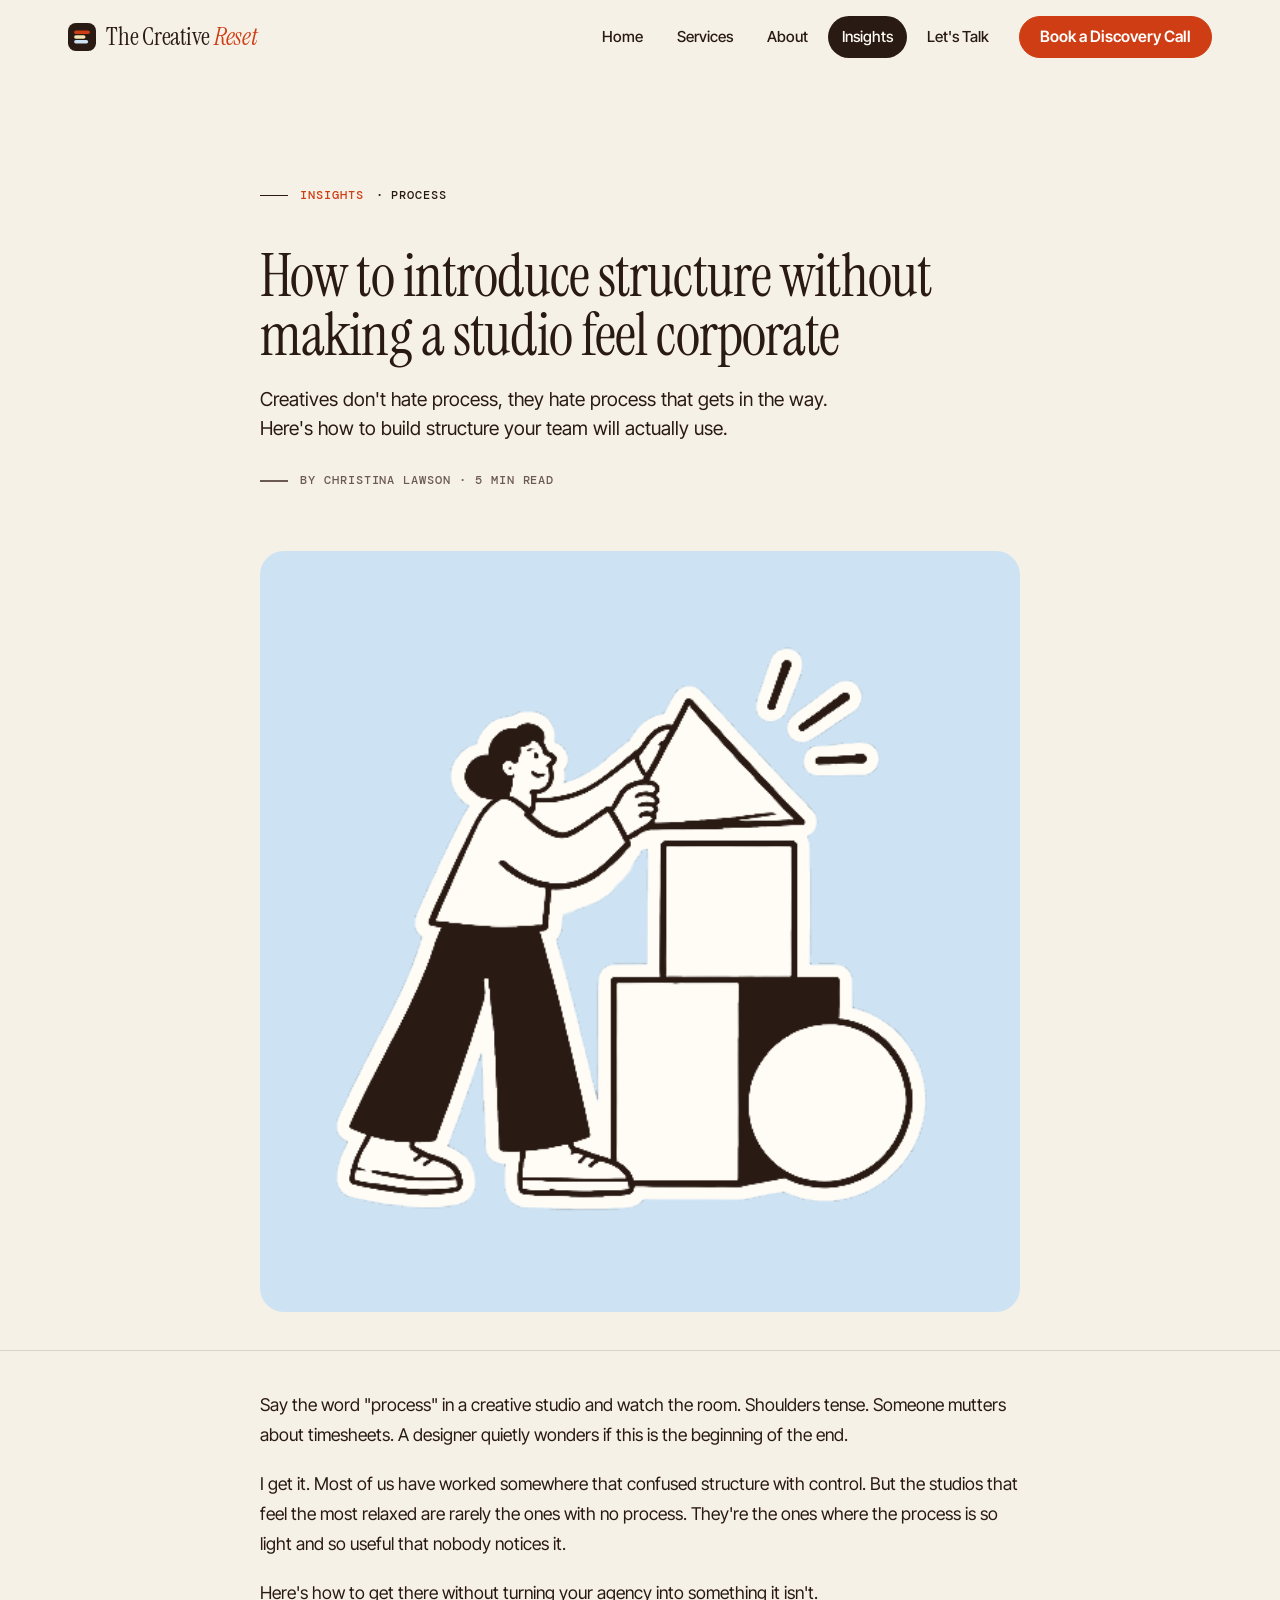
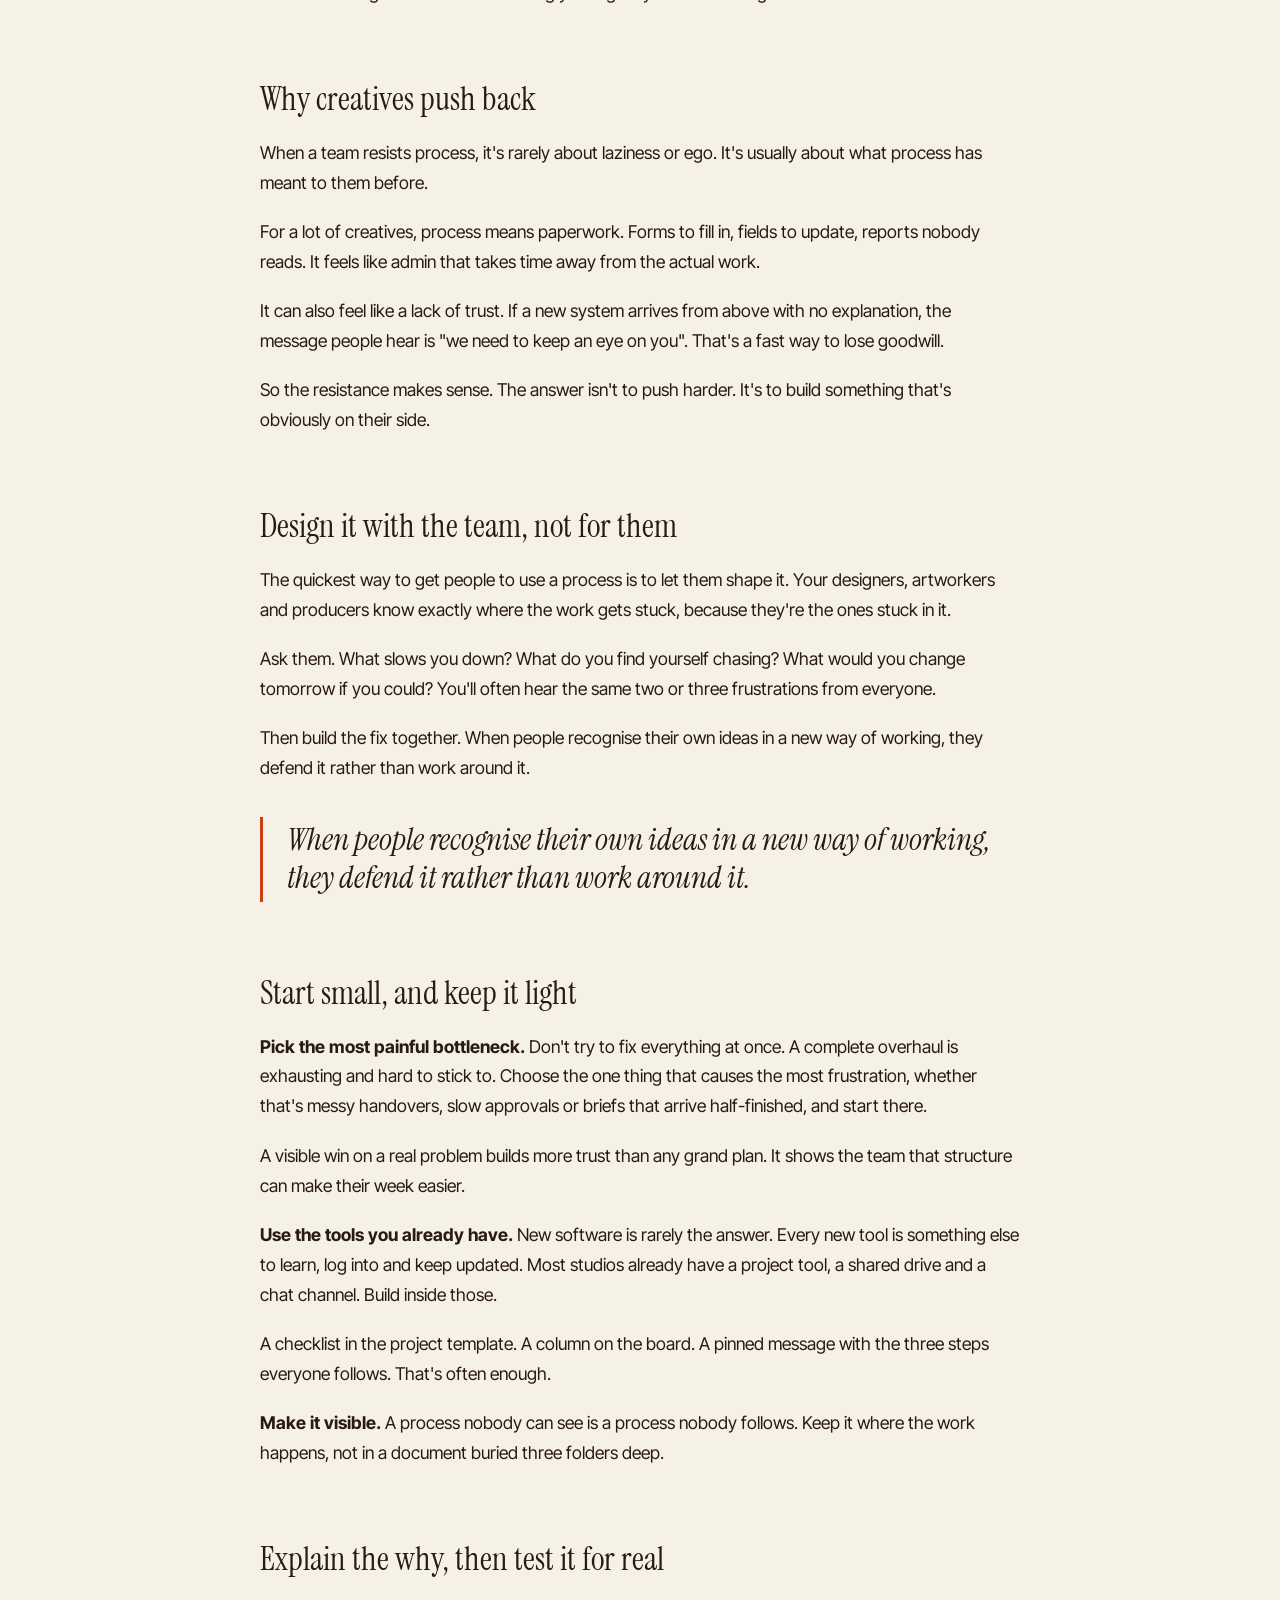
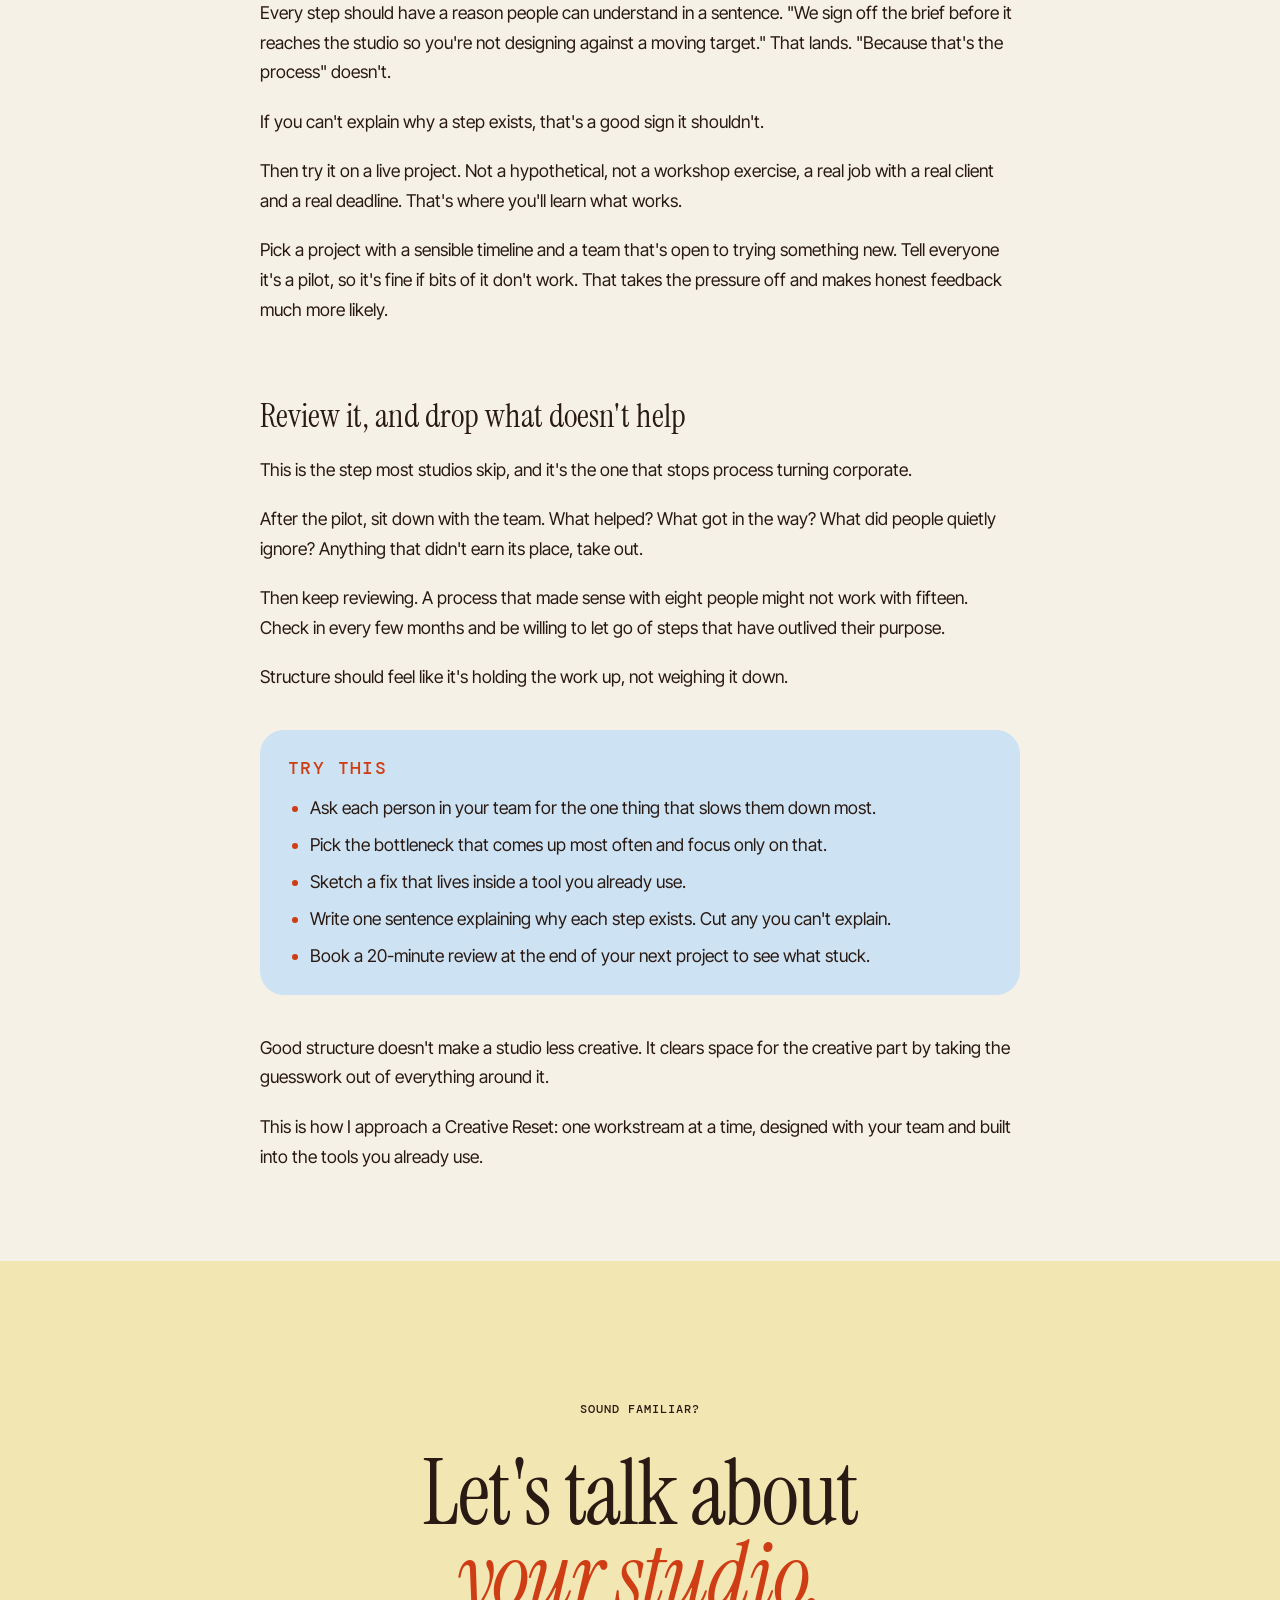
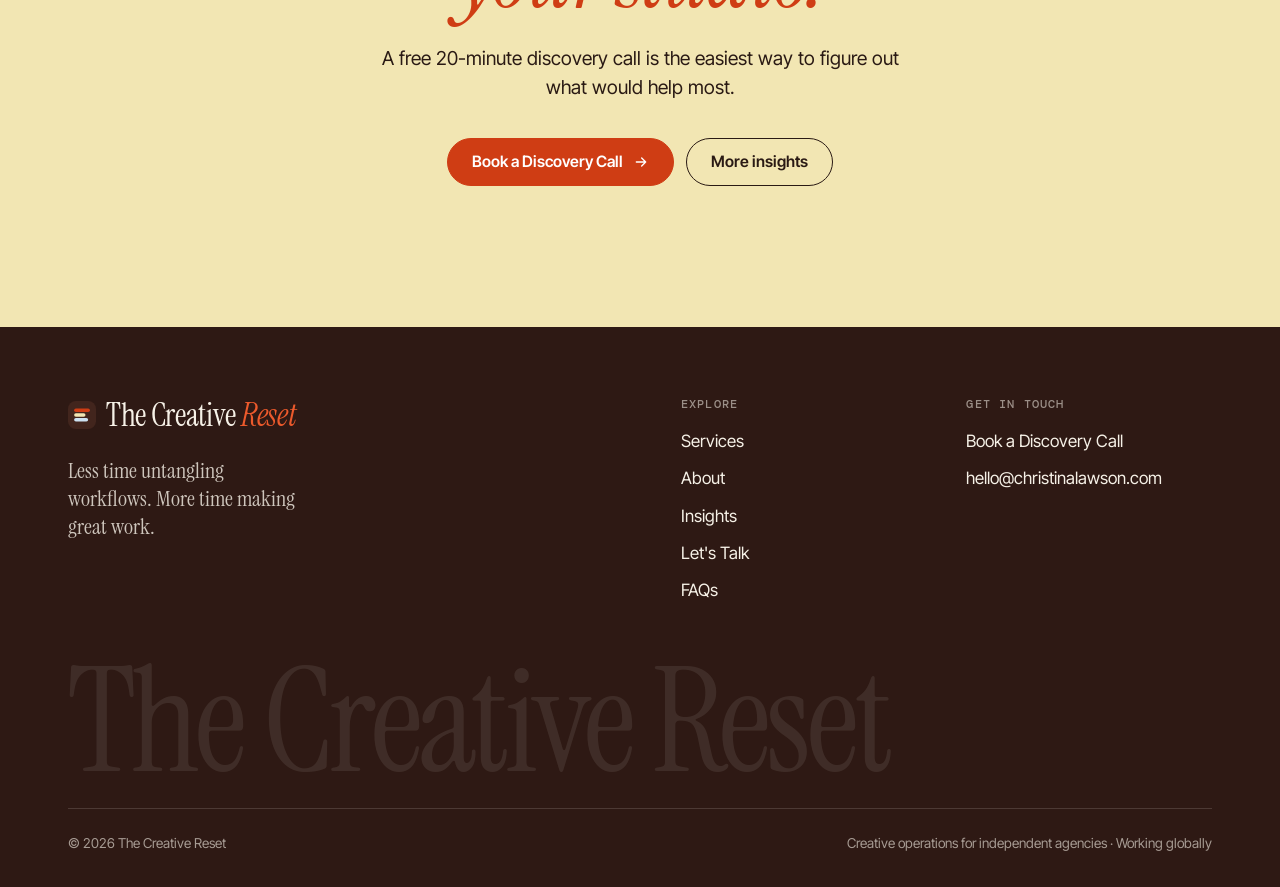
<file: insights-structure-without-corporate.html>
<!doctype html>
<html lang="en-GB">
<head>
<meta charset="utf-8">
<meta name="viewport" content="width=device-width, initial-scale=1">
<title>How to introduce structure without making a studio feel corporate · The Creative Reset</title>
<meta name="description" content="Building processes that creatives actually use.">
<link rel="canonical" href="https://christinalawson.com/insights-structure-without-corporate.html">
<link rel="icon" href="assets/favicon.svg" type="image/svg+xml">
<link rel="icon" href="favicon-32.png" sizes="32x32" type="image/png">
<link rel="apple-touch-icon" href="apple-touch-icon.png">
<link rel="preconnect" href="https://fonts.googleapis.com">
<link rel="preconnect" href="https://fonts.gstatic.com" crossorigin>
<link rel="stylesheet" href="https://fonts.googleapis.com/css2?family=DM+Mono:wght@500&family=Instrument+Serif:ital@0;1&family=Inter+Tight:wght@400;500;600&display=swap">
<link rel="stylesheet" href="assets/site.css?v=41">
</head>
<body>
<a class="skip" href="#main">Skip to content</a>
<header class="header">
  <div class="wrap header__in">
    <a class="logo" href="index.html" aria-label="The Creative Reset, home"><svg viewBox="0 0 32 32" aria-hidden="true"><rect width="32" height="32" rx="9" fill="#2a1a14"/><rect x="7" y="8.5" width="18" height="4" rx="2" fill="#cf3d14"/><rect x="7" y="14" width="13" height="4" rx="2" fill="#f2e6b3"/><rect x="7" y="19.5" width="16" height="4" rx="2" fill="#cde2f2"/></svg><span>The Creative <em>Reset</em></span></a>
    <button class="menu-btn" type="button" aria-expanded="false" aria-controls="nav">Menu</button>
    <nav class="nav" id="nav" aria-label="Main">
      <a href="index.html">Home</a><a href="services.html">Services</a><a href="about.html">About</a><a href="insights.html" aria-current="page">Insights</a><a href="contact.html">Let's Talk</a>
      <a class="btn btn--primary" href="discovery-call.html">Book a Discovery Call</a>
    </nav>
  </div>
</header>
<main id="main">
<article class="article">
  <header class="page-hero article__hero">
    <div class="wrap article__wrap">
      <p class="label article__crumb"><a href="insights.html">Insights</a> · Process</p>
      <h1 class="article__title">How to introduce structure without making a studio feel corporate</h1>
      <p class="lead">Creatives don't hate process, they hate process that gets in the way. Here's how to build structure your team will actually use.</p>
      <p class="article__meta label">By Christina Lawson · 5 min read</p>
      <div class="article__art art--sky"><img class="illo" src="assets/insights/structure-without-corporate.png?v=2" alt="A person placing a shape on top of a stack of building blocks" width="496" height="496" loading="lazy"></div>
    </div>
  </header>
  <div class="section section--compact article__body">
    <div class="wrap article__wrap prose">
      <p>Say the word "process" in a creative studio and watch the room. Shoulders tense. Someone mutters about timesheets. A designer quietly wonders if this is the beginning of the end.</p>
      <p>I get it. Most of us have worked somewhere that confused structure with control. But the studios that feel the most relaxed are rarely the ones with no process. They're the ones where the process is so light and so useful that nobody notices it.</p>
      <p>Here's how to get there without turning your agency into something it isn't.</p>

      <h2>Why creatives push back</h2>
      <p>When a team resists process, it's rarely about laziness or ego. It's usually about what process has meant to them before.</p>
      <p>For a lot of creatives, process means paperwork. Forms to fill in, fields to update, reports nobody reads. It feels like admin that takes time away from the actual work.</p>
      <p>It can also feel like a lack of trust. If a new system arrives from above with no explanation, the message people hear is "we need to keep an eye on you". That's a fast way to lose goodwill.</p>
      <p>So the resistance makes sense. The answer isn't to push harder. It's to build something that's obviously on their side.</p>

      <h2>Design it with the team, not for them</h2>
      <p>The quickest way to get people to use a process is to let them shape it. Your designers, artworkers and producers know exactly where the work gets stuck, because they're the ones stuck in it.</p>
      <p>Ask them. What slows you down? What do you find yourself chasing? What would you change tomorrow if you could? You'll often hear the same two or three frustrations from everyone.</p>
      <p>Then build the fix together. When people recognise their own ideas in a new way of working, they defend it rather than work around it.</p>

      <blockquote class="article__pull"><p>When people recognise their own ideas in a new way of working, they defend it rather than work around it.</p></blockquote>

      <h2>Start small, and keep it light</h2>
      <p><strong>Pick the most painful bottleneck.</strong> Don't try to fix everything at once. A complete overhaul is exhausting and hard to stick to. Choose the one thing that causes the most frustration, whether that's messy handovers, slow approvals or briefs that arrive half-finished, and start there.</p>
      <p>A visible win on a real problem builds more trust than any grand plan. It shows the team that structure can make their week easier.</p>
      <p><strong>Use the tools you already have.</strong> New software is rarely the answer. Every new tool is something else to learn, log into and keep updated. Most studios already have a project tool, a shared drive and a chat channel. Build inside those.</p>
      <p>A checklist in the project template. A column on the board. A pinned message with the three steps everyone follows. That's often enough.</p>
      <p><strong>Make it visible.</strong> A process nobody can see is a process nobody follows. Keep it where the work happens, not in a document buried three folders deep.</p>

      <h2>Explain the why, then test it for real</h2>
      <p>Every step should have a reason people can understand in a sentence. "We sign off the brief before it reaches the studio so you're not designing against a moving target." That lands. "Because that's the process" doesn't.</p>
      <p>If you can't explain why a step exists, that's a good sign it shouldn't.</p>
      <p>Then try it on a live project. Not a hypothetical, not a workshop exercise, a real job with a real client and a real deadline. That's where you'll learn what works.</p>
      <p>Pick a project with a sensible timeline and a team that's open to trying something new. Tell everyone it's a pilot, so it's fine if bits of it don't work. That takes the pressure off and makes honest feedback much more likely.</p>

      <h2>Review it, and drop what doesn't help</h2>
      <p>This is the step most studios skip, and it's the one that stops process turning corporate.</p>
      <p>After the pilot, sit down with the team. What helped? What got in the way? What did people quietly ignore? Anything that didn't earn its place, take out.</p>
      <p>Then keep reviewing. A process that made sense with eight people might not work with fifteen. Check in every few months and be willing to let go of steps that have outlived their purpose.</p>
      <p>Structure should feel like it's holding the work up, not weighing it down.</p>

      <aside class="article__try">
        <p class="label">Try this</p>
        <ul>
          <li>Ask each person in your team for the one thing that slows them down most.</li>
          <li>Pick the bottleneck that comes up most often and focus only on that.</li>
          <li>Sketch a fix that lives inside a tool you already use.</li>
          <li>Write one sentence explaining why each step exists. Cut any you can't explain.</li>
          <li>Book a 20-minute review at the end of your next project to see what stuck.</li>
        </ul>
      </aside>

      <p>Good structure doesn't make a studio less creative. It clears space for the creative part by taking the guesswork out of everything around it.</p>
      <p>This is how I approach a Creative Reset: one workstream at a time, designed with your team and built into the tools you already use.</p>
    </div>
  </div>
</article>

<section class="section section--butter cta">
  <div class="wrap">
    <p class="label">Sound familiar?</p>
    <h2 class="display">Let's talk about <em>your studio.</em></h2>
    <p class="lead" style="max-width:50ch">A free 20-minute discovery call is the easiest way to figure out what would help most.</p>
    <div class="btn-row">
      <a class="btn btn--primary" href="discovery-call.html">Book a Discovery Call <svg viewBox="0 0 24 24" fill="none" stroke="currentColor" stroke-width="2" stroke-linecap="round" stroke-linejoin="round" aria-hidden="true"><path d="M5 12h14M13 6l6 6-6 6"/></svg></a>
      <a class="btn" href="insights.html">More insights</a>
    </div>
  </div>
</section>
</main>
<footer class="footer">
  <div class="wrap">
    <div class="footer__top">
      <div>
        <a class="logo" href="index.html"><svg viewBox="0 0 32 32" aria-hidden="true"><rect width="32" height="32" rx="9" fill="#2a1a14"/><rect x="7" y="8.5" width="18" height="4" rx="2" fill="#cf3d14"/><rect x="7" y="14" width="13" height="4" rx="2" fill="#f2e6b3"/><rect x="7" y="19.5" width="16" height="4" rx="2" fill="#cde2f2"/></svg><span>The Creative <em>Reset</em></span></a>
        <p class="footer__line">Less time untangling workflows. More time making great work.</p>
      </div>
      <div>
        <h2>Explore</h2>
        <ul><li><a href="services.html">Services</a></li><li><a href="about.html">About</a></li><li><a href="insights.html">Insights</a></li><li><a href="contact.html">Let's Talk</a></li><li><a href="faq.html">FAQs</a></li></ul>
      </div>
      <div>
        <h2>Get in touch</h2>
        <ul><li><a href="discovery-call.html">Book a Discovery Call</a></li><li><a href="mailto:hello@christinalawson.com">hello@christinalawson.com</a></li></ul>
      </div>
    </div>
    <p class="footer__big" aria-hidden="true">The Creative Reset</p>
    <div class="footer__base"><span>© <span data-year>2026</span> The Creative Reset</span><span>Creative operations for independent agencies · Working globally</span></div>
  </div>
</footer>
<script src="assets/site.js?v=41"></script>
</body>
</html>
</file>
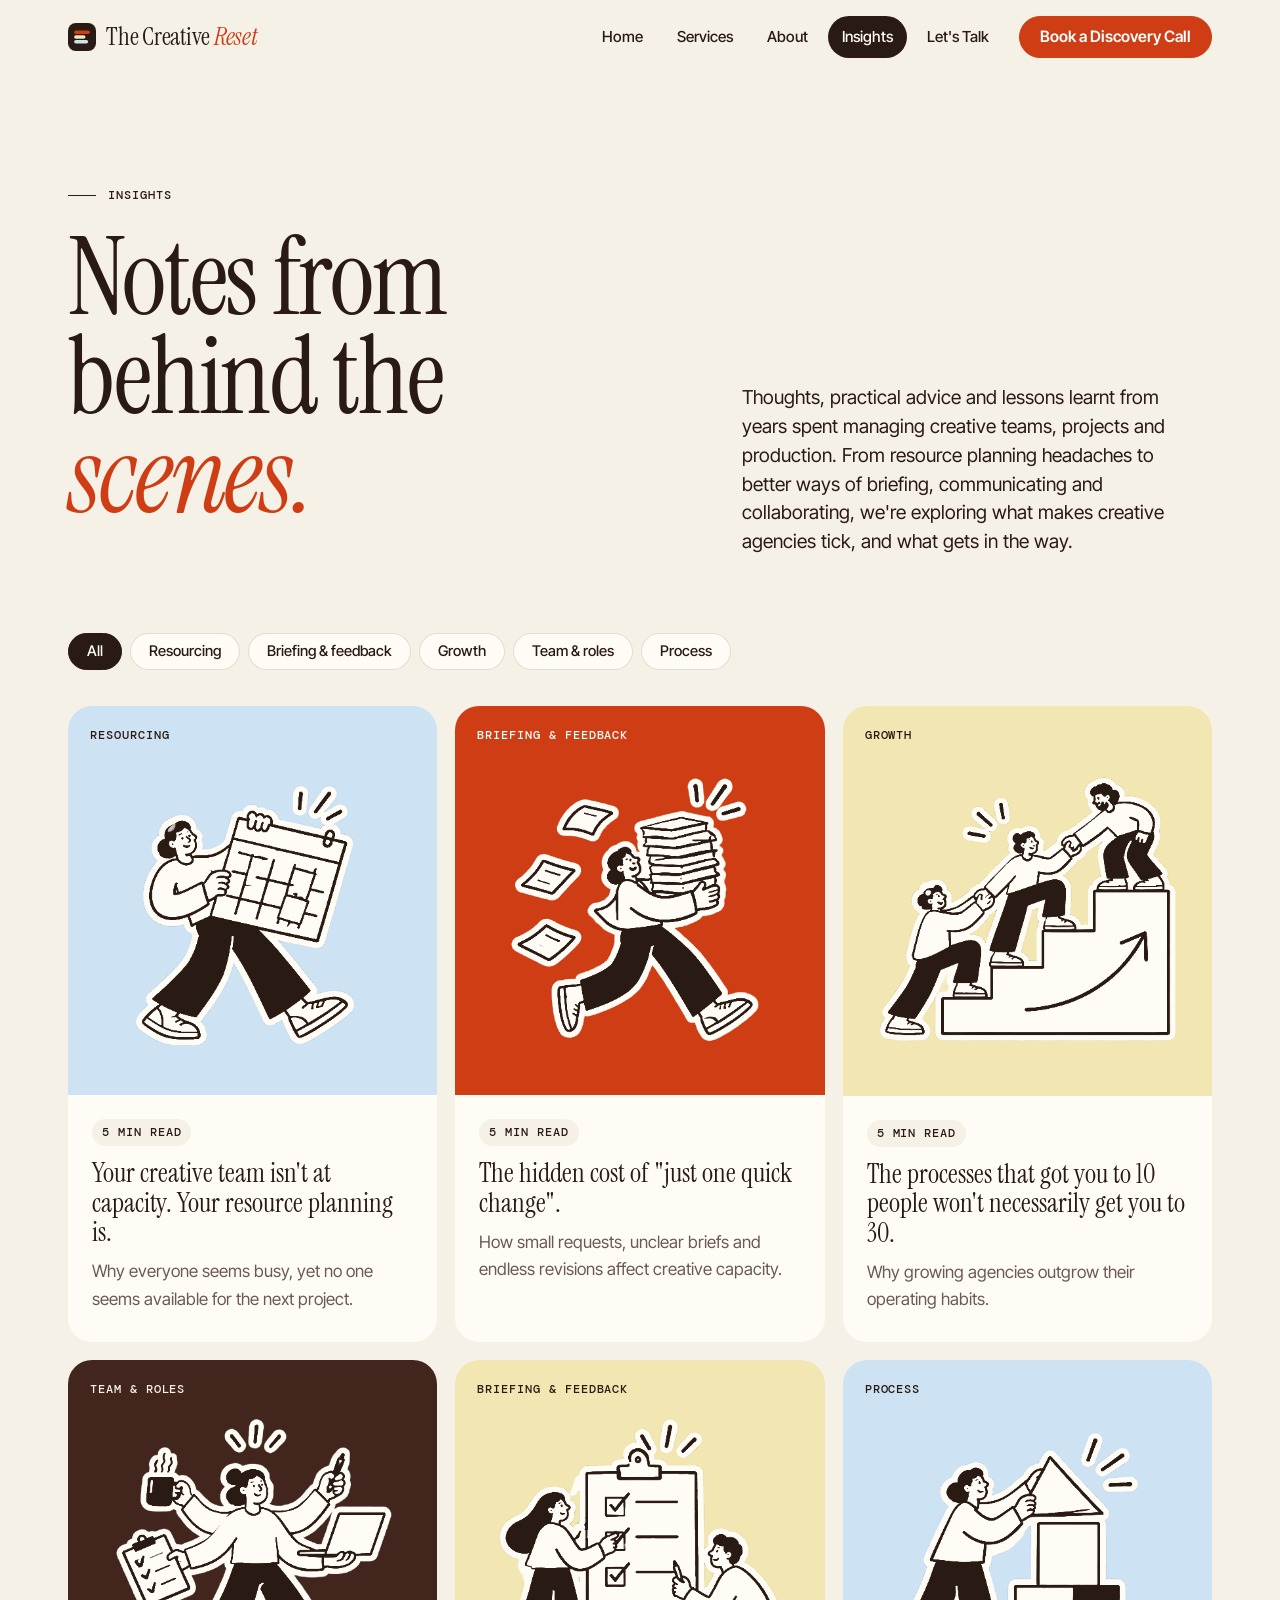
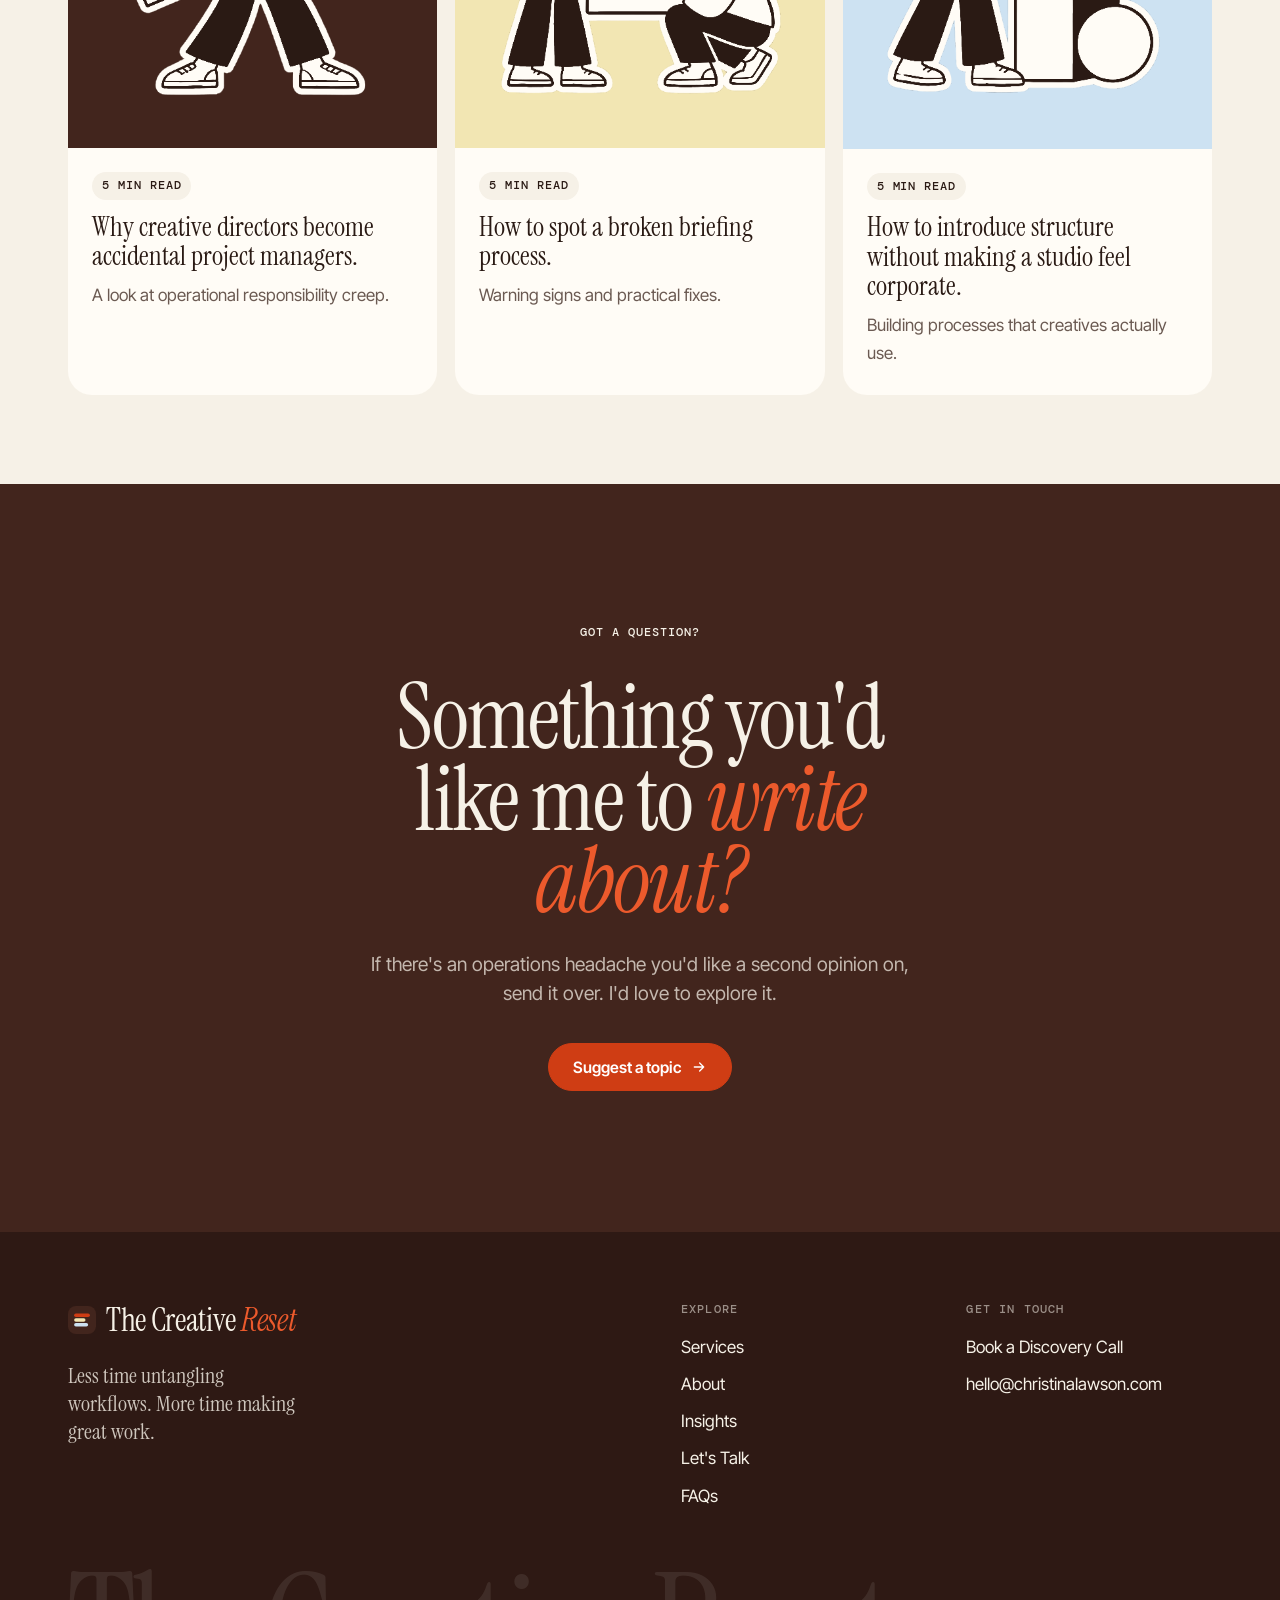
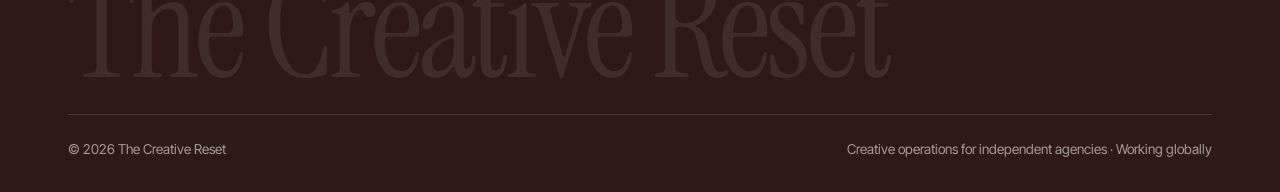
<file: insights.html>
<!doctype html>
<html lang="en-GB">
<head>
<meta charset="utf-8">
<meta name="viewport" content="width=device-width, initial-scale=1">
<title>Insights · The Creative Reset</title>
<meta name="description" content="Notes from behind the scenes of creative operations: resourcing, briefing, growth and processes people actually use.">
<link rel="canonical" href="https://christinalawson.com/insights.html">
<link rel="icon" href="assets/favicon.svg" type="image/svg+xml">
<link rel="icon" href="favicon-32.png" sizes="32x32" type="image/png">
<link rel="apple-touch-icon" href="apple-touch-icon.png">
<link rel="preconnect" href="https://fonts.googleapis.com">
<link rel="preconnect" href="https://fonts.gstatic.com" crossorigin>
<link rel="stylesheet" href="https://fonts.googleapis.com/css2?family=DM+Mono:wght@500&family=Instrument+Serif:ital@0;1&family=Inter+Tight:wght@400;500;600&display=swap">
<link rel="stylesheet" href="assets/site.css?v=41">
</head>
<body>
<a class="skip" href="#main">Skip to content</a>
<header class="header">
  <div class="wrap header__in">
    <a class="logo" href="index.html" aria-label="The Creative Reset, home"><svg viewBox="0 0 32 32" aria-hidden="true"><rect width="32" height="32" rx="9" fill="#2a1a14"/><rect x="7" y="8.5" width="18" height="4" rx="2" fill="#cf3d14"/><rect x="7" y="14" width="13" height="4" rx="2" fill="#f2e6b3"/><rect x="7" y="19.5" width="16" height="4" rx="2" fill="#cde2f2"/></svg><span>The Creative <em>Reset</em></span></a>
    <button class="menu-btn" type="button" aria-expanded="false" aria-controls="nav">Menu</button>
    <nav class="nav" id="nav" aria-label="Main">
      <a href="index.html">Home</a><a href="services.html">Services</a><a href="about.html">About</a><a href="insights.html" aria-current="page">Insights</a><a href="contact.html">Let's Talk</a>
      <a class="btn btn--primary" href="discovery-call.html">Book a Discovery Call</a>
    </nav>
  </div>
</header>
<main id="main">
<section class="page-hero">
  <div class="wrap">
    <p class="label">Insights</p>
    <div class="page-hero__grid">
      <h1 class="display">Notes from behind the <em>scenes.</em></h1>
      <p class="lead">Thoughts, practical advice and lessons learnt from years spent managing creative teams, projects and production. From resource planning headaches to better ways of briefing, communicating and collaborating, we're exploring what makes creative agencies tick, and what gets in the way.</p>
    </div>
  </div>
</section>

<section class="section--tight" style="padding-top:0">
  <div class="wrap">
    <div class="filters" role="group" aria-label="Filter by topic">
      <button type="button" data-topic="all">All</button>
      <button type="button" data-topic="resourcing">Resourcing</button>
      <button type="button" data-topic="briefing">Briefing &amp; feedback</button>
      <button type="button" data-topic="growth">Growth</button>
      <button type="button" data-topic="roles">Team &amp; roles</button>
      <button type="button" data-topic="process">Process</button>
    </div>
    <div class="posts">
      <a class="post reveal" href="insights-resource-planning.html" data-topic="resourcing">
        <div class="post__cover"><span class="label">Resourcing</span><img class="illo" src="assets/insights/resource-planning.png?v=2" alt="A person carrying a large calendar" width="496" height="496" loading="lazy"></div>
        <div class="post__body"><span class="soon label">5 min read</span><h3>Your creative team isn't at capacity. Your resource planning is.</h3><p>Why everyone seems busy, yet no one seems available for the next project.</p></div>
      </a>
      <a class="post reveal" href="insights-just-one-quick-change.html" data-topic="briefing" style="--d:.06s">
        <div class="post__cover"><span class="label">Briefing &amp; feedback</span><img class="illo" src="assets/insights/just-one-quick-change.png?v=2" alt="A person carrying a tall stack of papers while sticky notes fly off" width="496" height="496" loading="lazy"></div>
        <div class="post__body"><span class="soon label">5 min read</span><h3>The hidden cost of "just one quick change".</h3><p>How small requests, unclear briefs and endless revisions affect creative capacity.</p></div>
      </a>
      <a class="post reveal" href="insights-growing-past-ten.html" data-topic="growth" style="--d:.12s">
        <div class="post__cover"><span class="label">Growth</span><img class="illo" src="assets/insights/growing-past-ten.png?v=2" alt="Three people helping each other up a flight of steps" width="496" height="496" loading="lazy"></div>
        <div class="post__body"><span class="soon label">5 min read</span><h3>The processes that got you to 10 people won't necessarily get you to 30.</h3><p>Why growing agencies outgrow their operating habits.</p></div>
      </a>
      <a class="post reveal" href="insights-accidental-project-managers.html" data-topic="roles">
        <div class="post__cover"><span class="label">Team &amp; roles</span><img class="illo" src="assets/insights/accidental-project-managers.png?v=2" alt="A person with several arms juggling a coffee, a pen, a laptop and a clipboard" width="496" height="496" loading="lazy"></div>
        <div class="post__body"><span class="soon label">5 min read</span><h3>Why creative directors become accidental project managers.</h3><p>A look at operational responsibility creep.</p></div>
      </a>
      <a class="post reveal" href="insights-broken-briefing.html" data-topic="briefing" style="--d:.06s">
        <div class="post__cover"><span class="label">Briefing &amp; feedback</span><img class="illo" src="assets/insights/broken-briefing.png?v=2" alt="Two people working through a checklist on a large clipboard" width="496" height="496" loading="lazy"></div>
        <div class="post__body"><span class="soon label">5 min read</span><h3>How to spot a broken briefing process.</h3><p>Warning signs and practical fixes.</p></div>
      </a>
      <a class="post reveal" href="insights-structure-without-corporate.html" data-topic="process" style="--d:.12s">
        <div class="post__cover"><span class="label">Process</span><img class="illo" src="assets/insights/structure-without-corporate.png?v=2" alt="A person placing a shape on top of a stack of building blocks" width="496" height="496" loading="lazy"></div>
        <div class="post__body"><span class="soon label">5 min read</span><h3>How to introduce structure without making a studio feel corporate.</h3><p>Building processes that creatives actually use.</p></div>
      </a>
    </div>
  </div>
</section>

<section class="section section--roast cta">
  <div class="wrap">
    <p class="label">Got a question?</p>
    <h2 class="display reveal">Something you'd like me to <em>write about?</em></h2>
    <p class="lead muted" style="max-width:50ch">If there's an operations headache you'd like a second opinion on, send it over. I'd love to explore it.</p>
    <div class="btn-row">
      <a class="btn btn--primary" href="mailto:hello@christinalawson.com?subject=An%20idea%20for%20Insights">Suggest a topic <svg viewBox="0 0 24 24" fill="none" stroke="currentColor" stroke-width="2" stroke-linecap="round" stroke-linejoin="round" aria-hidden="true"><path d="M5 12h14M13 6l6 6-6 6"/></svg></a>
    </div>
  </div>
</section>
</main>
<footer class="footer">
  <div class="wrap">
    <div class="footer__top">
      <div>
        <a class="logo" href="index.html"><svg viewBox="0 0 32 32" aria-hidden="true"><rect width="32" height="32" rx="9" fill="#2a1a14"/><rect x="7" y="8.5" width="18" height="4" rx="2" fill="#cf3d14"/><rect x="7" y="14" width="13" height="4" rx="2" fill="#f2e6b3"/><rect x="7" y="19.5" width="16" height="4" rx="2" fill="#cde2f2"/></svg><span>The Creative <em>Reset</em></span></a>
        <p class="footer__line">Less time untangling workflows. More time making great work.</p>
      </div>
      <div>
        <h2>Explore</h2>
        <ul><li><a href="services.html">Services</a></li><li><a href="about.html">About</a></li><li><a href="insights.html">Insights</a></li><li><a href="contact.html">Let's Talk</a></li><li><a href="faq.html">FAQs</a></li></ul>
      </div>
      <div>
        <h2>Get in touch</h2>
        <ul><li><a href="discovery-call.html">Book a Discovery Call</a></li><li><a href="mailto:hello@christinalawson.com">hello@christinalawson.com</a></li></ul>
      </div>
    </div>
    <p class="footer__big" aria-hidden="true">The Creative Reset</p>
    <div class="footer__base"><span>© <span data-year>2026</span> The Creative Reset</span><span>Creative operations for independent agencies · Working globally</span></div>
  </div>
</footer>
<script src="assets/site.js?v=41"></script>
</body>
</html>
</file>
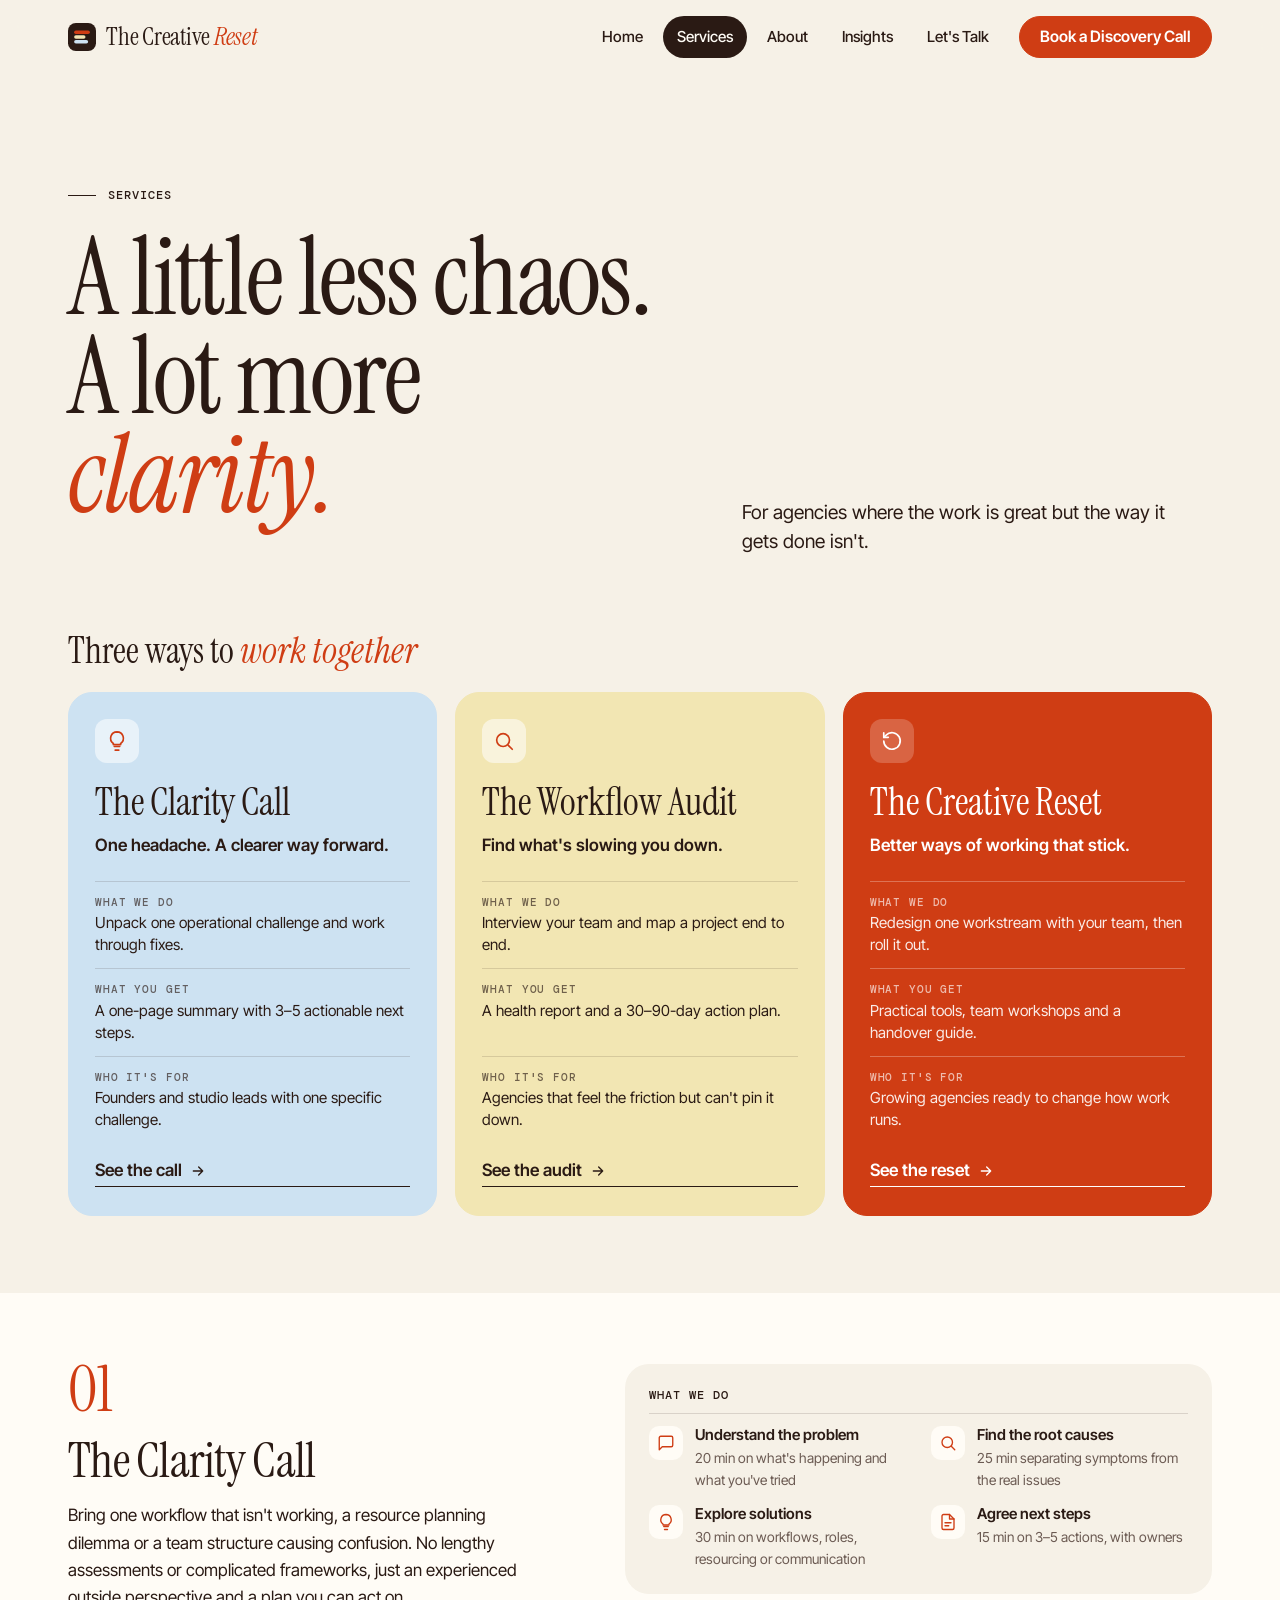
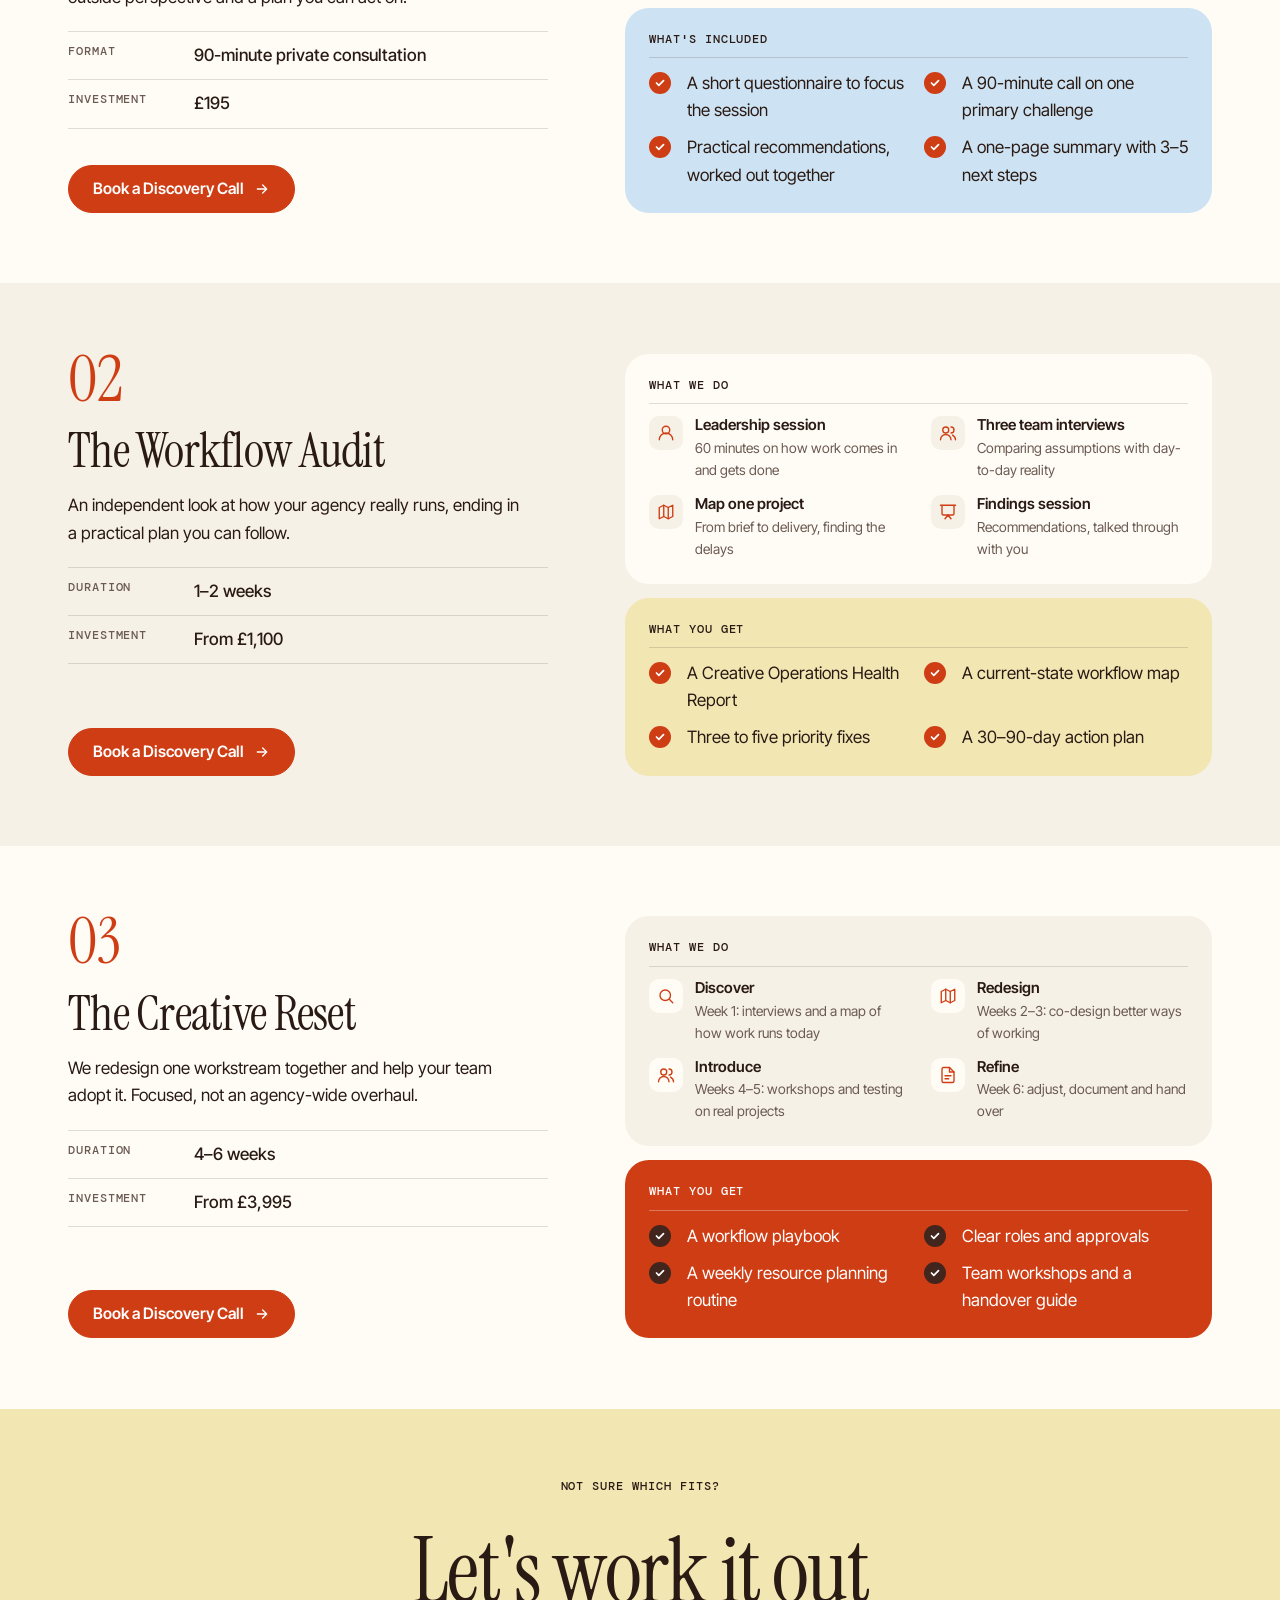
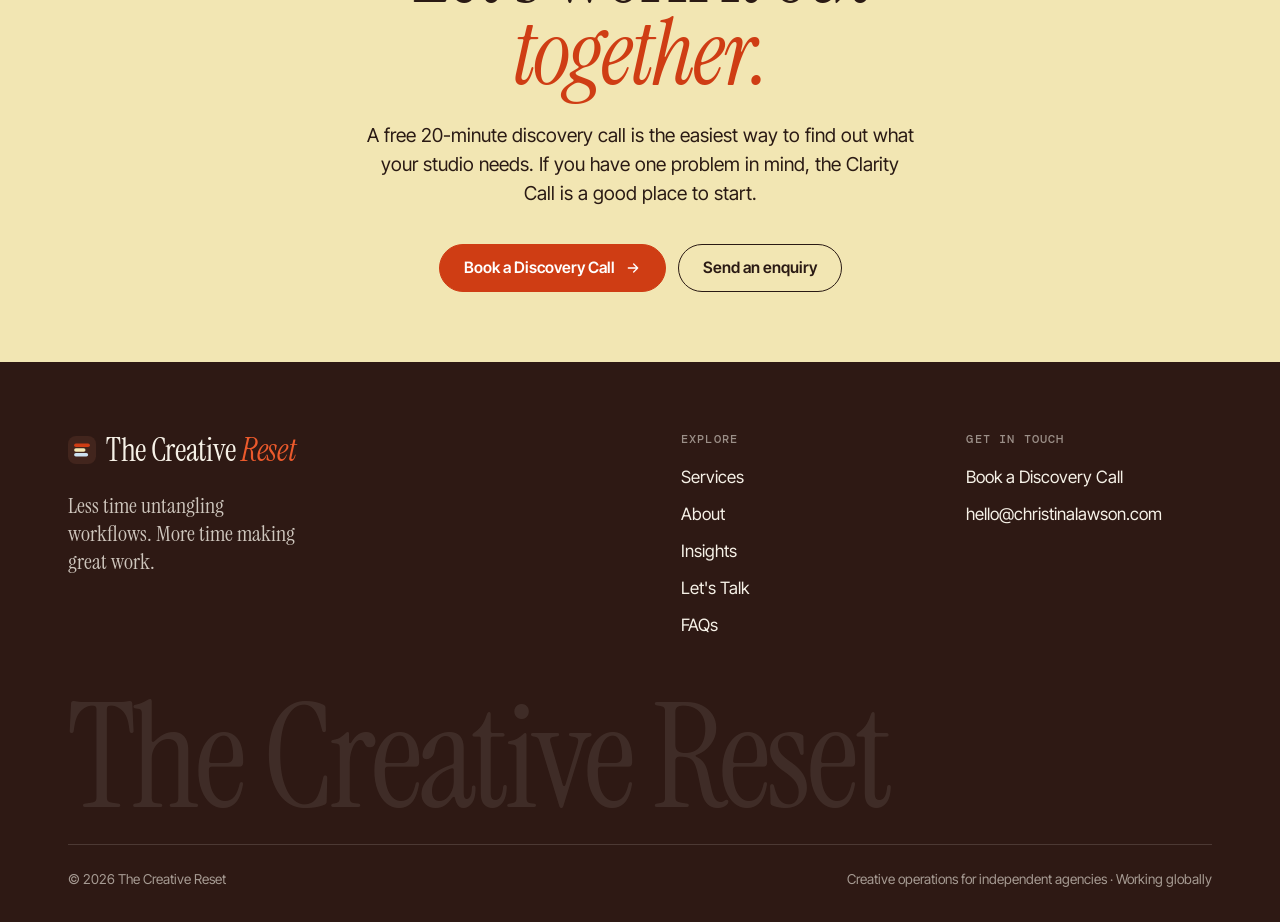
<file: services.html>
<!doctype html>
<html lang="en-GB">
<head>
<meta charset="utf-8">
<meta name="viewport" content="width=device-width, initial-scale=1">
<title>Services · The Creative Reset</title>
<meta name="description" content="The Clarity Call, The Workflow Audit and The Creative Reset: better ways of working, built around your team.">
<link rel="canonical" href="https://christinalawson.com/services.html">
<link rel="icon" href="assets/favicon.svg" type="image/svg+xml">
<link rel="icon" href="favicon-32.png" sizes="32x32" type="image/png">
<link rel="apple-touch-icon" href="apple-touch-icon.png">
<link rel="preconnect" href="https://fonts.googleapis.com">
<link rel="preconnect" href="https://fonts.gstatic.com" crossorigin>
<link rel="stylesheet" href="https://fonts.googleapis.com/css2?family=DM+Mono:wght@500&family=Instrument+Serif:ital@0;1&family=Inter+Tight:wght@400;500;600&display=swap">
<link rel="stylesheet" href="assets/site.css?v=41">
</head>
<body>
<a class="skip" href="#main">Skip to content</a>
<header class="header">
  <div class="wrap header__in">
    <a class="logo" href="index.html" aria-label="The Creative Reset, home"><svg viewBox="0 0 32 32" aria-hidden="true"><rect width="32" height="32" rx="9" fill="#2a1a14"/><rect x="7" y="8.5" width="18" height="4" rx="2" fill="#cf3d14"/><rect x="7" y="14" width="13" height="4" rx="2" fill="#f2e6b3"/><rect x="7" y="19.5" width="16" height="4" rx="2" fill="#cde2f2"/></svg><span>The Creative <em>Reset</em></span></a>
    <button class="menu-btn" type="button" aria-expanded="false" aria-controls="nav">Menu</button>
    <nav class="nav" id="nav" aria-label="Main">
      <a href="index.html">Home</a><a href="services.html" aria-current="page">Services</a><a href="about.html">About</a><a href="insights.html">Insights</a><a href="contact.html">Let's Talk</a>
      <a class="btn btn--primary" href="discovery-call.html">Book a Discovery Call</a>
    </nav>
  </div>
</header>
<main id="main">
<section class="page-hero">
  <div class="wrap">
    <p class="label">Services</p>
    <div class="page-hero__grid">
      <h1 class="display">A little less chaos. A lot more <em>clarity.</em></h1>
      <p class="lead">For agencies where the work is great but the way it gets done isn't.</p>
    </div>
    <h2 class="svc-overview__title">Three ways to <em>work together</em></h2>
    <div class="pathway svc-overview">
      <a class="offer offer--sky" href="#clarity">
        <span class="offer__icon"><svg viewBox="0 0 24 24" fill="none" stroke="currentColor" stroke-width="1.8" stroke-linecap="round" stroke-linejoin="round" aria-hidden="true"><path d="M9 18h6M10 22h4"/><path d="M12 2a7 7 0 0 0-4 12.7V16h8v-1.3A7 7 0 0 0 12 2z"/></svg></span>
        <h3>The Clarity Call</h3>
        <p class="offer__tag">One headache. A clearer way forward.</p>
        <dl class="offer__rows">
          <div><dt>What we do</dt><dd>Unpack one operational challenge and work through fixes.</dd></div>
          <div><dt>What you get</dt><dd>A one-page summary with 3–5 actionable next steps.</dd></div>
          <div><dt>Who it's for</dt><dd>Founders and studio leads with one specific challenge.</dd></div>
        </dl>
        <span class="link-arrow">See the call <svg viewBox="0 0 24 24" fill="none" stroke="currentColor" stroke-width="2" stroke-linecap="round" stroke-linejoin="round" aria-hidden="true"><path d="M5 12h14M13 6l6 6-6 6"/></svg></span>
      </a>
      <a class="offer offer--butter" href="#audit">
        <span class="offer__icon"><svg viewBox="0 0 24 24" fill="none" stroke="currentColor" stroke-width="1.8" stroke-linecap="round" stroke-linejoin="round" aria-hidden="true"><circle cx="11" cy="11" r="7"/><path d="m21 21-4.3-4.3"/></svg></span>
        <h3>The Workflow Audit</h3>
        <p class="offer__tag">Find what's slowing you down.</p>
        <dl class="offer__rows">
          <div><dt>What we do</dt><dd>Interview your team and map a project end to end.</dd></div>
          <div><dt>What you get</dt><dd>A health report and a 30–90-day action plan.</dd></div>
          <div><dt>Who it's for</dt><dd>Agencies that feel the friction but can't pin it down.</dd></div>
        </dl>
        <span class="link-arrow">See the audit <svg viewBox="0 0 24 24" fill="none" stroke="currentColor" stroke-width="2" stroke-linecap="round" stroke-linejoin="round" aria-hidden="true"><path d="M5 12h14M13 6l6 6-6 6"/></svg></span>
      </a>
      <a class="offer offer--tomato" href="#reset">
        <span class="offer__icon"><svg viewBox="0 0 24 24" fill="none" stroke="currentColor" stroke-width="1.8" stroke-linecap="round" stroke-linejoin="round" aria-hidden="true"><path d="M3 12a9 9 0 1 0 2.6-6.4L3 8"/><path d="M3 3v5h5"/></svg></span>
        <h3>The Creative Reset</h3>
        <p class="offer__tag">Better ways of working that stick.</p>
        <dl class="offer__rows">
          <div><dt>What we do</dt><dd>Redesign one workstream with your team, then roll it out.</dd></div>
          <div><dt>What you get</dt><dd>Practical tools, team workshops and a handover guide.</dd></div>
          <div><dt>Who it's for</dt><dd>Growing agencies ready to change how work runs.</dd></div>
        </dl>
        <span class="link-arrow">See the reset <svg viewBox="0 0 24 24" fill="none" stroke="currentColor" stroke-width="2" stroke-linecap="round" stroke-linejoin="round" aria-hidden="true"><path d="M5 12h14M13 6l6 6-6 6"/></svg></span>
      </a>
    </div>
  </div>
</section>

<section class="section section--paper svc" id="clarity">
  <div class="wrap svc__grid">
    <div class="svc__intro">
      <span class="svc__num" aria-hidden="true">01</span>
      <h2 class="h2">The Clarity Call</h2>
      <p>Bring one workflow that isn't working, a resource planning dilemma or a team structure causing confusion. No lengthy assessments or complicated frameworks, just an experienced outside perspective and a plan you can act on.</p>
      <dl class="facts">
        <div><dt>Format</dt><dd>90-minute private consultation</dd></div>
        <div><dt>Investment</dt><dd>£195</dd></div>
      </dl>
      <a class="btn btn--primary" href="discovery-call.html">Book a Discovery Call <svg viewBox="0 0 24 24" fill="none" stroke="currentColor" stroke-width="2" stroke-linecap="round" stroke-linejoin="round" aria-hidden="true"><path d="M5 12h14M13 6l6 6-6 6"/></svg></a>
    </div>
    <div class="svc__lists">
      <div class="svc__box">
        <h3 class="svc__h">What we do</h3>
        <ul class="tiles">
          <li><i><svg viewBox="0 0 24 24" fill="none" stroke="currentColor" stroke-width="1.8" stroke-linecap="round" stroke-linejoin="round" aria-hidden="true"><path d="M21 15a2 2 0 0 1-2 2H7l-4 4V5a2 2 0 0 1 2-2h14a2 2 0 0 1 2 2z"/></svg></i><div><b>Understand the problem</b><span>20 min on what's happening and what you've tried</span></div></li>
          <li><i><svg viewBox="0 0 24 24" fill="none" stroke="currentColor" stroke-width="1.8" stroke-linecap="round" stroke-linejoin="round" aria-hidden="true"><circle cx="11" cy="11" r="7"/><path d="m21 21-4.3-4.3"/></svg></i><div><b>Find the root causes</b><span>25 min separating symptoms from the real issues</span></div></li>
          <li><i><svg viewBox="0 0 24 24" fill="none" stroke="currentColor" stroke-width="1.8" stroke-linecap="round" stroke-linejoin="round" aria-hidden="true"><path d="M9 18h6M10 22h4"/><path d="M12 2a7 7 0 0 0-4 12.7V16h8v-1.3A7 7 0 0 0 12 2z"/></svg></i><div><b>Explore solutions</b><span>30 min on workflows, roles, resourcing or communication</span></div></li>
          <li><i><svg viewBox="0 0 24 24" fill="none" stroke="currentColor" stroke-width="1.8" stroke-linecap="round" stroke-linejoin="round" aria-hidden="true"><path d="M14 2H6a2 2 0 0 0-2 2v16a2 2 0 0 0 2 2h12a2 2 0 0 0 2-2V8z"/><path d="M14 2v6h6M8 13h8M8 17h5"/></svg></i><div><b>Agree next steps</b><span>15 min on 3–5 actions, with owners</span></div></li>
        </ul>
      </div>
      <div class="svc__get">
        <h3 class="svc__h">What's included</h3>
        <ul class="checks">
          <li><span>A short questionnaire to focus the session</span></li>
          <li><span>A 90-minute call on one primary challenge</span></li>
          <li><span>Practical recommendations, worked out together</span></li>
          <li><span>A one-page summary with 3–5 next steps</span></li>
        </ul>
      </div>
    </div>
  </div>
</section>

<section class="section svc" id="audit">
  <div class="wrap svc__grid">
    <div class="svc__intro">
      <span class="svc__num" aria-hidden="true">02</span>
      <h2 class="h2">The Workflow Audit</h2>
      <p>An independent look at how your agency really runs, ending in a practical plan you can follow.</p>
      <dl class="facts">
        <div><dt>Duration</dt><dd>1–2 weeks</dd></div>
        <div><dt>Investment</dt><dd>From £1,100</dd></div>
      </dl>
      <a class="btn btn--primary" href="discovery-call.html">Book a Discovery Call <svg viewBox="0 0 24 24" fill="none" stroke="currentColor" stroke-width="2" stroke-linecap="round" stroke-linejoin="round" aria-hidden="true"><path d="M5 12h14M13 6l6 6-6 6"/></svg></a>
    </div>
    <div class="svc__lists">
      <div class="svc__box">
        <h3 class="svc__h">What we do</h3>
        <ul class="tiles">
          <li><i><svg viewBox="0 0 24 24" fill="none" stroke="currentColor" stroke-width="1.8" stroke-linecap="round" stroke-linejoin="round" aria-hidden="true"><circle cx="12" cy="8" r="5"/><path d="M3 21a9 9 0 0 1 18 0"/></svg></i><div><b>Leadership session</b><span>60 minutes on how work comes in and gets done</span></div></li>
          <li><i><svg viewBox="0 0 24 24" fill="none" stroke="currentColor" stroke-width="1.8" stroke-linecap="round" stroke-linejoin="round" aria-hidden="true"><circle cx="9" cy="8" r="4"/><path d="M2 21a7 7 0 0 1 14 0"/><path d="M16 4a4 4 0 0 1 0 8M22 21a7 7 0 0 0-4-6.3"/></svg></i><div><b>Three team interviews</b><span>Comparing assumptions with day-to-day reality</span></div></li>
          <li><i><svg viewBox="0 0 24 24" fill="none" stroke="currentColor" stroke-width="1.8" stroke-linecap="round" stroke-linejoin="round" aria-hidden="true"><path d="M9 3 3 6v15l6-3 6 3 6-3V3l-6 3z"/><path d="M9 3v15M15 6v15"/></svg></i><div><b>Map one project</b><span>From brief to delivery, finding the delays</span></div></li>
          <li><i><svg viewBox="0 0 24 24" fill="none" stroke="currentColor" stroke-width="1.8" stroke-linecap="round" stroke-linejoin="round" aria-hidden="true"><path d="M2 3h20M4 3v11a2 2 0 0 0 2 2h12a2 2 0 0 0 2-2V3"/><path d="m8 21 4-5 4 5"/></svg></i><div><b>Findings session</b><span>Recommendations, talked through with you</span></div></li>
        </ul>
      </div>
      <div class="svc__get">
        <h3 class="svc__h">What you get</h3>
        <ul class="checks">
          <li><span>A Creative Operations Health Report</span></li>
          <li><span>A current-state workflow map</span></li>
          <li><span>Three to five priority fixes</span></li>
          <li><span>A 30–90-day action plan</span></li>
        </ul>
      </div>
    </div>
  </div>
</section>

<section class="section section--paper svc" id="reset">
  <div class="wrap svc__grid">
    <div class="svc__intro">
      <span class="svc__num" aria-hidden="true">03</span>
      <h2 class="h2">The Creative Reset</h2>
      <p>We redesign one workstream together and help your team adopt it. Focused, not an agency-wide overhaul.</p>
      <dl class="facts">
        <div><dt>Duration</dt><dd>4–6 weeks</dd></div>
        <div><dt>Investment</dt><dd>From £3,995</dd></div>
      </dl>
      <a class="btn btn--primary" href="discovery-call.html">Book a Discovery Call <svg viewBox="0 0 24 24" fill="none" stroke="currentColor" stroke-width="2" stroke-linecap="round" stroke-linejoin="round" aria-hidden="true"><path d="M5 12h14M13 6l6 6-6 6"/></svg></a>
    </div>
    <div class="svc__lists">
      <div class="svc__box">
        <h3 class="svc__h">What we do</h3>
        <ul class="tiles">
          <li><i><svg viewBox="0 0 24 24" fill="none" stroke="currentColor" stroke-width="1.8" stroke-linecap="round" stroke-linejoin="round" aria-hidden="true"><circle cx="11" cy="11" r="7"/><path d="m21 21-4.3-4.3"/></svg></i><div><b>Discover</b><span>Week 1: interviews and a map of how work runs today</span></div></li>
          <li><i><svg viewBox="0 0 24 24" fill="none" stroke="currentColor" stroke-width="1.8" stroke-linecap="round" stroke-linejoin="round" aria-hidden="true"><path d="M9 3 3 6v15l6-3 6 3 6-3V3l-6 3z"/><path d="M9 3v15M15 6v15"/></svg></i><div><b>Redesign</b><span>Weeks 2–3: co-design better ways of working</span></div></li>
          <li><i><svg viewBox="0 0 24 24" fill="none" stroke="currentColor" stroke-width="1.8" stroke-linecap="round" stroke-linejoin="round" aria-hidden="true"><circle cx="9" cy="8" r="4"/><path d="M2 21a7 7 0 0 1 14 0"/><path d="M16 4a4 4 0 0 1 0 8M22 21a7 7 0 0 0-4-6.3"/></svg></i><div><b>Introduce</b><span>Weeks 4–5: workshops and testing on real projects</span></div></li>
          <li><i><svg viewBox="0 0 24 24" fill="none" stroke="currentColor" stroke-width="1.8" stroke-linecap="round" stroke-linejoin="round" aria-hidden="true"><path d="M14 2H6a2 2 0 0 0-2 2v16a2 2 0 0 0 2 2h12a2 2 0 0 0 2-2V8z"/><path d="M14 2v6h6M8 13h8M8 17h5"/></svg></i><div><b>Refine</b><span>Week 6: adjust, document and hand over</span></div></li>
        </ul>
      </div>
      <div class="svc__get">
        <h3 class="svc__h">What you get</h3>
        <ul class="checks">
          <li><span>A workflow playbook</span></li>
          <li><span>Clear roles and approvals</span></li>
          <li><span>A weekly resource planning routine</span></li>
          <li><span>Team workshops and a handover guide</span></li>
        </ul>
      </div>
    </div>
  </div>
</section>

<section class="section section--compact section--butter cta">
  <div class="wrap">
    <p class="label">Not sure which fits?</p>
    <h2 class="display">Let's work it out <em>together.</em></h2>
    <p class="lead" style="max-width:50ch">A free 20-minute discovery call is the easiest way to find out what your studio needs. If you have one problem in mind, the Clarity Call is a good place to start.</p>
    <div class="btn-row">
      <a class="btn btn--primary" href="discovery-call.html">Book a Discovery Call <svg viewBox="0 0 24 24" fill="none" stroke="currentColor" stroke-width="2" stroke-linecap="round" stroke-linejoin="round" aria-hidden="true"><path d="M5 12h14M13 6l6 6-6 6"/></svg></a>
      <a class="btn" href="contact.html">Send an enquiry</a>
    </div>
  </div>
</section>
</main>
<footer class="footer">
  <div class="wrap">
    <div class="footer__top">
      <div>
        <a class="logo" href="index.html"><svg viewBox="0 0 32 32" aria-hidden="true"><rect width="32" height="32" rx="9" fill="#2a1a14"/><rect x="7" y="8.5" width="18" height="4" rx="2" fill="#cf3d14"/><rect x="7" y="14" width="13" height="4" rx="2" fill="#f2e6b3"/><rect x="7" y="19.5" width="16" height="4" rx="2" fill="#cde2f2"/></svg><span>The Creative <em>Reset</em></span></a>
        <p class="footer__line">Less time untangling workflows. More time making great work.</p>
      </div>
      <div>
        <h2>Explore</h2>
        <ul><li><a href="services.html">Services</a></li><li><a href="about.html">About</a></li><li><a href="insights.html">Insights</a></li><li><a href="contact.html">Let's Talk</a></li><li><a href="faq.html">FAQs</a></li></ul>
      </div>
      <div>
        <h2>Get in touch</h2>
        <ul><li><a href="discovery-call.html">Book a Discovery Call</a></li><li><a href="mailto:hello@christinalawson.com">hello@christinalawson.com</a></li></ul>
      </div>
    </div>
    <p class="footer__big" aria-hidden="true">The Creative Reset</p>
    <div class="footer__base"><span>© <span data-year>2026</span> The Creative Reset</span><span>Creative operations for independent agencies · Working globally</span></div>
  </div>
</footer>
<script src="assets/site.js?v=41"></script>
</body>
</html>
</file>
<file: assets/site.css>
/* The Creative Reset: draft styles */

:root {
  --oat: #f6f1e7;
  --paper: #fffcf6;
  --ink: #2a1a14;
  --ink-soft: #6b5a52;
  --roast: #42251d;
  --roast-deep: #2e1914;
  --tomato: #cf3d14;
  --tomato-bright: #ec5a2c;
  --butter: #f2e6b3;
  --sky: #cde2f2;
  --sky-deep: #a9cbe6;
  --line: rgba(42, 26, 20, 0.14);

  --serif: "Instrument Serif", Georgia, serif;
  --sans: "Inter Tight", system-ui, -apple-system, sans-serif;
  --mono: "DM Mono", ui-monospace, monospace;

  --radius: 24px;
  --ease: cubic-bezier(0.22, 1, 0.36, 1);
  --wrap: 1240px;
  --gutter: clamp(20px, 4vw, 48px);
}

*, *::before, *::after { box-sizing: border-box; }
html { scroll-behavior: smooth; -webkit-text-size-adjust: 100%; }
body {
  margin: 0;
  background: var(--oat);
  color: var(--ink);
  font: 400 17px/1.6 var(--sans);
  -webkit-font-smoothing: antialiased;
  overflow-x: hidden;
}
img { max-width: 100%; display: block; }
a { color: inherit; }
h1, h2, h3, h4 { margin: 0; font-weight: 400; }
p { margin: 0 0 1em; }
p:last-child { margin-bottom: 0; }
:focus-visible { outline: 2px solid var(--tomato); outline-offset: 3px; border-radius: 6px; }
@media (prefers-reduced-motion: reduce) {
  html { scroll-behavior: auto; }
  *, *::before, *::after { animation-duration: 0.01ms !important; transition-duration: 0.01ms !important; }
}

.wrap { max-width: var(--wrap); margin: 0 auto; padding: 0 var(--gutter); }
.skip { position: absolute; left: -999px; top: 8px; background: var(--ink); color: var(--paper); padding: 8px 14px; border-radius: 99px; z-index: 100; }
.skip:focus { left: 8px; }

/* Type */
.display { font-family: var(--serif); font-size: clamp(3rem, 8.4vw, 7.6rem); line-height: 0.92; letter-spacing: -0.02em; }
.h2 { font-family: var(--serif); font-size: clamp(2.4rem, 5.4vw, 4.6rem); line-height: 0.98; letter-spacing: -0.015em; }
.h3 { font-family: var(--serif); font-size: clamp(1.7rem, 2.8vw, 2.3rem); line-height: 1.05; }
.display em, .h2 em, .h3 em { font-style: italic; color: var(--tomato); }
.label {
  font: 500 0.74rem/1.3 var(--mono);
  letter-spacing: 0.08em;
  text-transform: uppercase;
}
.lead { font-size: clamp(1.1rem, 1.5vw, 1.3rem); line-height: 1.5; max-width: 40ch; }
.muted { color: var(--ink-soft); }

/* Buttons */
.btn {
  display: inline-flex; align-items: center; gap: 10px;
  padding: 15px 24px; border-radius: 99px;
  font: 600 0.98rem/1 var(--sans); text-decoration: none;
  border: 1.5px solid var(--ink); background: transparent; color: var(--ink);
  cursor: pointer; transition: transform 0.35s var(--ease), background 0.25s, color 0.25s, box-shadow 0.35s var(--ease);
}
.btn:hover { transform: translateY(-2px); }
.btn:active { transform: translateY(0) scale(0.98); }
.btn svg { width: 16px; height: 16px; transition: transform 0.35s var(--ease); }
.btn:hover svg { transform: translateX(3px); }
.btn--primary { background: var(--tomato); border-color: var(--tomato); color: #fff; }
.btn--primary:hover { box-shadow: 0 14px 28px -14px rgba(207, 61, 20, 0.8); }
.btn--dark { background: var(--ink); color: var(--paper); }
.btn--light { border-color: var(--paper); color: var(--paper); }
.btn--light:hover { background: var(--paper); color: var(--ink); }
.btn-row { display: flex; flex-wrap: wrap; gap: 12px; }
.link-arrow { font-weight: 600; text-decoration: none; display: inline-flex; gap: 8px; align-items: center; padding-bottom: 3px; background: linear-gradient(currentColor, currentColor) 0 100% / 100% 1.5px no-repeat; }
.link-arrow:hover, a:hover > .link-arrow { color: var(--tomato); animation: underline 0.5s var(--ease); }
@keyframes underline { from { background-size: 0 1.5px; } }
.link-arrow svg { width: 16px; height: 16px; flex: none; }

/* Ticker */
.ticker { background: var(--roast); color: var(--butter); overflow: hidden; white-space: nowrap; }
.ticker__track { display: inline-flex; gap: 0; padding: 9px 0; animation: ticker 48s linear infinite; }
.ticker__track span { font: 500 0.72rem/1 var(--mono); letter-spacing: 0.1em; text-transform: uppercase; padding: 0 22px; position: relative; }
.ticker__track span::after { content: "✳"; position: absolute; right: -6px; color: var(--tomato-bright); }
.ticker:hover .ticker__track { animation-play-state: paused; }
@keyframes ticker { to { transform: translateX(-50%); } }

/* Header */
.header { position: sticky; top: 0; z-index: 50; background: rgba(246, 241, 231, 0.86); backdrop-filter: blur(14px); -webkit-backdrop-filter: blur(14px); border-bottom: 1px solid transparent; transition: border-color 0.3s; }
.header.is-scrolled { border-color: var(--line); }
.header__in { display: flex; align-items: center; justify-content: space-between; gap: 24px; height: 74px; }
.logo { display: inline-flex; align-items: center; gap: 10px; text-decoration: none; font: 400 1.55rem/1 var(--serif); letter-spacing: -0.01em; white-space: nowrap; }
.logo em { color: var(--tomato); }
.logo svg { width: 28px; height: 28px; flex: none; }
/* On hover the shorter bars slide out to full length, so the stack lines up */
.logo svg rect + rect { transform-box: fill-box; transform-origin: left; transition: transform 0.6s var(--ease); }
.logo:hover svg rect:nth-child(3) { transform: scaleX(1.385); }
.logo:hover svg rect:nth-child(4) { transform: scaleX(1.125); }
.nav { display: flex; align-items: center; gap: 6px; }
.nav a:not(.btn) { text-decoration: none; font-weight: 500; font-size: 0.95rem; padding: 9px 14px; border-radius: 99px; transition: background 0.2s; }
.nav a:not(.btn):hover { background: rgba(42, 26, 20, 0.06); }
.nav a[aria-current="page"] { background: var(--ink); color: var(--paper); }
.nav .btn { margin-left: 10px; padding: 12px 20px; }
.menu-btn { display: none; background: none; border: 1.5px solid var(--ink); border-radius: 99px; padding: 10px 16px; font: 600 0.9rem/1 var(--sans); color: var(--ink); cursor: pointer; }

@media (max-width: 900px) {
  .menu-btn { display: inline-flex; }
  .nav {
    position: fixed; inset: 74px 0 auto 0; height: calc(100svh - 74px); overflow-y: auto; flex-direction: column; align-items: stretch; gap: 4px;
    background: var(--oat); padding: 16px var(--gutter) 28px; border-bottom: 1px solid var(--line);
    transform: translateY(-12px); opacity: 0; visibility: hidden; transition: 0.35s var(--ease);
  }
  .nav.is-open { transform: none; opacity: 1; visibility: visible; }
  .nav a:not(.btn) { font: 400 2rem/1.1 var(--serif); padding: 10px 0; border-radius: 0; border-bottom: 1px solid var(--line); }
  .nav a[aria-current="page"] { background: none; color: var(--tomato); }
  .nav .btn { margin: 16px 0 0; justify-content: center; }
}

/* Sections */
.section { padding: clamp(80px, 11vw, 150px) 0; }
.section--tight { padding: clamp(56px, 7vw, 96px) 0; }
.section--paper { background: var(--paper); }
.section--butter { background: var(--butter); }
.section--sky { background: var(--sky); }
.section--roast { background: var(--roast); color: var(--oat); }
.section--roast .muted { color: rgba(246, 241, 231, 0.72); }
.section--roast .h2 em, .section--roast .display em { color: var(--tomato-bright); }
.section-head { display: grid; grid-template-columns: minmax(0, 1.25fr) minmax(0, 1fr); gap: 32px 64px; align-items: end; margin-bottom: clamp(44px, 6vw, 72px); }
.section-head .label { grid-column: 1 / -1; display: flex; align-items: center; gap: 12px; }
.section-head .label::before { content: ""; width: 28px; height: 1.5px; background: currentColor; }
@media (max-width: 900px) { .section-head { grid-template-columns: 1fr; } }

/* Reveal on scroll */
.js .reveal { opacity: 0; transform: translateY(28px); transition: opacity 0.9s var(--ease), transform 0.9s var(--ease); transition-delay: var(--d, 0s); }
.js .reveal.is-in { opacity: 1; transform: none; }

/* Home: one section per screen */
.hp-screen { min-height: calc(100svh - 74px); padding: clamp(56px, 6vw, 96px) 0; display: flex; flex-direction: column; justify-content: center; }
.hp-screen > .wrap { width: 100%; }
.hp-screen .section-head { margin-bottom: clamp(32px, 4vw, 52px); }
.hp-h1 { font-family: var(--serif); font-size: clamp(2.8rem, 5.4vw, 5.2rem); line-height: 0.95; letter-spacing: -0.02em; max-width: 14ch; margin-bottom: 28px; }
.hp-h1 em { font-style: italic; color: var(--tomato); }
.hp-hero { min-height: calc(100svh - 104px); padding: clamp(32px, 4vw, 56px) 0; }
.hp-hero__grid { display: grid; grid-template-columns: minmax(0, 1fr) minmax(0, 1fr); gap: clamp(32px, 5vw, 80px); align-items: center; }
/* The hero headline breaks after "Creative", "operations" and "consulting for"; "agencies" wraps on narrow columns */
.hp-hero .hp-h1 { font-size: clamp(2.8rem, 5.6vw, 5.4rem); max-width: none; }
.hp-hero .lead { max-width: 44ch; margin-bottom: 34px; }
.hp-fact { margin-top: 18px; color: var(--ink-soft); }
.hp-label { display: flex; align-items: center; gap: 12px; margin-bottom: 18px; }
.hp-label::before { content: ""; width: 28px; height: 1.5px; background: currentColor; }

/* Hero: photograph with the stickers on it */
.pc { position: relative; justify-self: center; padding: 28px 0; max-width: 100%; }
/* The box is exactly the photo's width, so the checklist can sit flush with its right edge */
.pc { width: min(100%, calc((100svh - 200px) * 0.75)); }
.pc .hp-photo { height: auto; width: 100%; aspect-ratio: 3 / 4; }
/* The "typical Tuesday" stickers stick on around the laptop and drift. Then .pc gets .is-done:
   one by one they slide into a level checklist, each turned into a positive. */
.hp-note {
  position: absolute; z-index: 2; left: var(--x); top: var(--y); display: grid; max-width: 31%;
  padding: 6px 10px 7px; border-radius: 10px; background: var(--paper); box-shadow: 0 12px 24px -16px rgba(42, 26, 20, 0.6);
  transform: rotate(var(--r, 0deg));
  animation: stick 0.7s var(--ease) both, drift 4s ease-in-out infinite;
  animation-delay: calc(0.3s + var(--i) * 0.12s), calc(var(--i) * -0.6s);
  transition: left 0.8s var(--ease), top 0.8s var(--ease), transform 0.8s var(--ease), background-color 0.5s, color 0.5s;
  transition-delay: calc(var(--k) * 0.14s);
}
@keyframes stick { from { opacity: 0; transform: translateY(-14px) rotate(calc(var(--r, 0deg) + 8deg)) scale(0.96); } }
@keyframes drift { 50% { translate: 0 -5px; } }
.hp-note > span { grid-area: 1 / 1; transition: opacity 0.3s; }
.hp-note .label { display: block; font-size: 0.52rem; opacity: 0.6; margin-bottom: 2px; }
.hp-note b { display: block; font-weight: 500; font-size: 0.74rem; line-height: 1.2; }
.hp-note__tidy { display: flex; align-items: center; gap: 8px; opacity: 0; }
.hp-note__tidy i { flex: none; width: 20px; height: 20px; border-radius: 50%; display: grid; place-items: center; background: var(--tomato); color: #fff; }
.hp-note__tidy svg { width: 12px; height: 12px; }
.hp-note--butter { background: var(--butter); }
.hp-note--sky { background: var(--sky); }
.hp-note--tomato { background: var(--tomato); color: #fff; }
.hp-note--roast { background: var(--roast); color: var(--oat); }
.pc.is-done .hp-note { --w: 36%; --x: calc(100% - var(--w)); --y: calc(50% + var(--k) * 7%); width: var(--w); border-radius: 10px 0 0 10px; max-width: none; height: 34px; overflow: hidden; align-content: center; transform: none; animation: none; }
.pc.is-done .hp-note__mess { opacity: 0; }
/* Rows keep their sticker colour; on the orange one the tick circle turns white */
.hp-note--tomato .hp-note__tidy i { background: #fff; color: var(--tomato); }
.pc.is-done .hp-note__tidy { opacity: 1; transition-delay: calc(var(--k) * 0.14s + 0.45s); }
@media (prefers-reduced-motion: reduce) { .hp-note { animation: none; } }
/* A tight cluster on and around the laptop (bottom right of the photo), clear of the face */
.hp-note--2 { --x: 63%; --y: 54%; }
.hp-note--1 { --x: 74%; --y: 62%; }
.hp-note--6 { --x: 44%; --y: 68%; }
.hp-note--5 { --x: 76%; --y: 71%; }
.hp-note--4 { --x: 56%; --y: 79%; }
.hp-note--7 { --x: 72%; --y: 86%; }
@media (max-width: 1240px) {
  .hp-note { padding: 5px 9px 6px; }
  .hp-note b { font-size: 0.7rem; }
  .hp-note--1 { --x: 77%; }
  .hp-note--4 { --x: 50%; --y: 80%; }
  .hp-note--7 { --y: 88%; }
  .pc.is-done .hp-note { --w: 39%; }
}
@media (max-width: 600px) {
  /* All six stay on phones: smaller, spread over the lower half of the photo */
  .hp-note { max-width: 46%; padding: 4px 8px 5px; border-radius: 8px; }
  .hp-note .label { font-size: 0.48rem; }
  .hp-note b { font-size: 0.64rem; }
  .hp-note--2 { --x: 53%; --y: 53%; }
  .hp-note--1 { --x: 58%; --y: 61.5%; }
  .hp-note--6 { --x: 6%; --y: 64%; }
  .hp-note--5 { --x: 50%; --y: 71%; }
  .hp-note--4 { --x: 10%; --y: 78%; }
  .hp-note--7 { --x: 56%; --y: 84%; }
  .pc.is-done .hp-note { --w: 45%; --y: calc(49% + var(--k) * 7.6%); height: 28px; border-radius: 8px 0 0 8px; }
  .hp-note__tidy { gap: 6px; }
  .hp-note__tidy i { width: 17px; height: 17px; }
  .hp-note__tidy svg { width: 10px; height: 10px; }
}
@media (max-width: 960px) {
  .pc { padding: 24px 0; justify-self: start; min-width: 0; width: 100%; max-width: 460px; }
  .pc .hp-photo { height: auto; width: 100%; }
}

/* Where operations break down: colour cards */
.swatches { list-style: none; margin: 0; padding: 0; display: grid; grid-template-columns: repeat(4, minmax(0, 1fr)); gap: 18px; }
.swatch { border-radius: var(--radius); padding: 24px 24px 28px; min-height: 240px; display: flex; flex-direction: column; justify-content: space-between; gap: 32px; }
.swatch__top { display: flex; align-items: center; gap: 12px; }
.swatch__top .label { opacity: 0.7; }
.swatch__icon { flex: none; width: 40px; height: 40px; border-radius: 12px; display: grid; place-items: center; background: rgba(255, 255, 255, 0.6); color: var(--tomato); }
.swatch__icon svg { width: 20px; height: 20px; }
.swatch h3 { font: 400 clamp(1.8rem, 2.4vw, 2.2rem)/1.05 var(--serif); margin-bottom: 10px; }
.swatch p { margin: 0; font-size: 0.98rem; color: var(--ink-soft); }
.swatch--butter { background: var(--butter); }
.swatch--sky { background: var(--sky); }
.swatch--tomato { background: var(--tomato); color: #fff; }
.swatch--roast { background: var(--roast); color: var(--oat); }
.swatch--tomato p { color: rgba(255, 255, 255, 0.82); }
.swatch--roast p { color: rgba(246, 241, 231, 0.75); }
.swatch--tomato .swatch__icon { background: rgba(255, 255, 255, 0.2); color: #fff; }
.swatch--roast .swatch__icon { background: rgba(246, 241, 231, 0.12); color: var(--tomato-bright); }
.familiar__end { display: flex; flex-wrap: wrap; align-items: center; justify-content: space-between; gap: 20px; margin-top: 40px; padding-top: 28px; border-top: 1px solid var(--line); }
.familiar__end p { font: 400 clamp(1.6rem, 2.4vw, 2rem)/1.2 var(--serif); margin: 0; }
.familiar__end em { font-style: italic; color: var(--tomato); }

/* What we look at: see-through brand tints, so the overlaps blend naturally,
   with the centre in solid tomato. On arrival the diagram turns and grows into place. */
#approach .hp-split { grid-template-columns: minmax(0, 0.85fr) minmax(0, 1.15fr); }
.venn { margin: 0; justify-self: center; width: min(100%, 680px, calc(72svh * 1.04)); }
.venn svg { width: 100%; height: auto; display: block; overflow: visible; }
.venn__people { fill: var(--tomato); fill-opacity: 0.38; }
.venn__process { fill: var(--sky-deep); fill-opacity: 0.55; }
.venn__platforms { fill: var(--butter); fill-opacity: 0.85; }
.venn__middle { fill: var(--tomato); }
.venn__spin { transform-origin: 300px 263px; transition: transform 1.3s var(--ease); }
.venn text { font: 400 40px var(--serif); fill: var(--ink); text-anchor: middle; dominant-baseline: middle; pointer-events: none; }
.venn .venn__centre { font-style: italic; font-size: 34px; fill: #fff; }
.venn__words { transition: opacity 0.6s var(--ease) 0.9s; }
.js .venn:not(.is-in) .venn__spin { transform: rotate(-120deg) scale(0.6); }
.js .venn:not(.is-in) .venn__words { opacity: 0; }
.pillars { margin: 32px 0 0; border-top: 1px solid var(--line); }
.pillars div { display: grid; grid-template-columns: 120px minmax(0, 1fr); gap: 16px; padding: 16px 0; border-bottom: 1px solid var(--line); }
.pillars dt { font: 400 1.5rem/1.2 var(--serif); color: var(--tomato); }
.pillars dd { margin: 0; color: var(--ink-soft); }
@media (max-width: 960px) { #approach .hp-split { grid-template-columns: 1fr; } .venn { width: min(100%, 480px); justify-self: start; } }
@media (max-width: 520px) { .pillars div { grid-template-columns: 1fr; gap: 4px; } }

/* Services: three cards, the flagship in the middle */
.pathway { display: grid; grid-template-columns: repeat(3, minmax(0, 1fr)); gap: 18px; }
.offer {
  display: flex; flex-direction: column; gap: 14px; min-height: 280px;
  padding: 26px 26px 28px; border-radius: var(--radius); background: var(--paper);
  border: 1px solid var(--line); text-decoration: none;
  transition: transform 0.35s var(--ease), box-shadow 0.35s var(--ease);
}
.offer:hover { transform: translateY(-2px); box-shadow: 0 24px 44px -32px rgba(42, 26, 20, 0.55); }
.offer .label { opacity: 0.7; }
.offer h3 { font: 400 clamp(2rem, 3vw, 2.5rem)/1 var(--serif); margin-top: 18px; }
.offer p { margin: 0; color: var(--ink-soft); }
.offer .offer__tag { font-weight: 600; color: inherit; }
.offer .link-arrow { align-self: flex-start; margin-top: auto; padding-top: 8px; }
.offer--sky { background: var(--sky); border-color: var(--sky); }
.offer--butter { background: var(--butter); border-color: var(--butter); }
.offer--tomato { background: var(--tomato); color: #fff; border-color: var(--tomato); }
.offer--roast { background: var(--roast); color: var(--oat); border-color: var(--roast); }
.offer--tomato p:not(.offer__tag) { color: rgba(255, 255, 255, 0.82); }
.offer--roast p:not(.offer__tag) { color: rgba(246, 241, 231, 0.75); }
.offer--tomato:hover > .link-arrow { color: #fff; }
.offer--roast:hover > .link-arrow { color: var(--tomato-bright); }

/* How we work together (services): a six-week timeline */
.timeline { position: relative; list-style: none; margin: 0; padding: 44px 0 0; display: grid; grid-template-columns: repeat(4, minmax(0, 1fr)); gap: 28px; }
.timeline::before { content: ""; position: absolute; top: 9px; left: 0; right: 0; height: 2px; background: var(--tomato-bright); }
.timeline li { position: relative; display: grid; gap: 8px; align-content: start; }
.timeline li::before { content: ""; position: absolute; top: -44px; left: 0; width: 20px; height: 20px; border-radius: 50%; background: var(--roast); border: 2px solid var(--tomato-bright); }
.timeline li:last-child::before { background: var(--tomato-bright); }
.timeline .label { color: var(--tomato-bright); }
.timeline h3 { font: 400 clamp(2rem, 3vw, 2.6rem)/1 var(--serif); }
.timeline p { margin: 0; color: rgba(246, 241, 231, 0.72); max-width: 30ch; }
.timeline .timeline__out { margin-top: 6px; padding-top: 12px; border-top: 1px solid rgba(246, 241, 231, 0.18); color: var(--oat); font-weight: 500; font-size: 0.95rem; }

/* The timeline on a light background (the Reset on Services) */
.section--butter .timeline::before { background: var(--tomato); }
.section--butter .timeline li::before { background: var(--butter); border-color: var(--tomato); }
.section--butter .timeline li:last-child::before { background: var(--tomato); }
.section--butter .timeline .label { color: var(--tomato); }
.section--butter .timeline p { color: var(--ink-soft); }
.section--sky .timeline::before { background: var(--tomato); }
.section--sky .timeline li::before { background: var(--sky); border-color: var(--tomato); }
.section--sky .timeline li:last-child::before { background: var(--tomato); }
.section--sky .timeline .label { color: var(--tomato); }
.section--sky .timeline p { color: var(--ink-soft); }
.process__note { margin: 14px 0 0; max-width: 52ch; color: var(--ink-soft); font-size: 1.05rem; }

/* Meet Christina */
.hp-split { display: grid; grid-template-columns: minmax(0, 1.1fr) minmax(0, 0.9fr); gap: clamp(36px, 6vw, 96px); align-items: start; }
.hp-split--photo-first { grid-template-columns: minmax(0, 0.9fr) minmax(0, 1.1fr); }
.hp-split .h2 { margin-bottom: 24px; }
.hp-split p { max-width: 52ch; }
/* The scale crops the white corners baked into the photo file */
.hp-photo { position: relative; display: block; margin: 0; overflow: hidden; border-radius: var(--radius); background: var(--sky); height: min(72svh, 680px); aspect-ratio: 3 / 4; max-width: 100%; justify-self: center; }
.hp-photo img { width: 100%; height: 100%; max-width: none; object-fit: cover; transform: scale(1.08); transition: transform 0.6s var(--ease); }
.hp-photo--link:hover img { transform: scale(1.105); }
.hp-facts { display: grid; grid-template-columns: repeat(3, minmax(0, 1fr)); gap: 16px; margin: 32px 0; padding: 22px 0; border-top: 1px solid var(--line); border-bottom: 1px solid var(--line); }
.hp-facts dt { font: 400 2rem/1 var(--serif); color: var(--tomato); margin-bottom: 6px; }
.hp-facts dd { margin: 0; font-size: 0.92rem; color: var(--ink-soft); }

.hp-close { text-align: center; }
.hp-close .hp-h1 { margin: 0 auto 26px; }
.hp-close .lead { max-width: 46ch; margin: 0 auto 36px; }
.hp-close .btn-row { justify-content: center; }

@media (max-width: 1080px) { .swatches { grid-template-columns: repeat(2, minmax(0, 1fr)); } .swatch { min-height: 200px; } }
@media (max-width: 960px) {
  .hp-hero__grid, .hp-split, .hp-split--photo-first { grid-template-columns: 1fr; }
    .pathway { grid-template-columns: 1fr; max-width: 560px; }
  .hp-photo { height: auto; width: 100%; max-width: 460px; justify-self: start; }
  .hp-split--photo-first > .hp-photo { order: 1; }
}
@media (max-width: 900px) {
  .timeline { grid-template-columns: 1fr; padding: 0 0 0 40px; gap: 34px; }
  .timeline::before { top: 0; bottom: 0; left: 9px; right: auto; width: 2px; height: auto; }
  .timeline li::before { top: 2px; left: -40px; }
}
@media (max-width: 600px) {
  .swatches { grid-template-columns: 1fr; }
  .swatch { min-height: 0; }
  .hp-screen .btn-row .btn, .familiar__end .btn { width: 100%; justify-content: center; }
  .hp-facts { grid-template-columns: 1fr; }
}


/* Closing call to action */
.cta { text-align: center; }
.cta .display { font-size: clamp(2.8rem, 7vw, 6.4rem); margin: 18px auto 26px; max-width: 13ch; }
.cta p { max-width: 54ch; margin: 0 auto 36px; }
.cta .btn-row { justify-content: center; }

/* Footer */
.footer { background: var(--roast-deep); color: var(--oat); padding: 72px 0 32px; }
.footer__top { display: grid; grid-template-columns: minmax(0, 1.4fr) repeat(2, minmax(0, 0.6fr)); gap: 40px; padding-bottom: 56px; }
.footer .logo { font-size: 2rem; }
.footer .logo em { color: var(--tomato-bright); }
.footer .logo svg rect:first-child { fill: var(--roast); }
.footer__line { font: 400 1.4rem/1.25 var(--serif); margin-top: 20px; max-width: 24ch; color: rgba(246, 241, 231, 0.8); }
.footer h2 { font: 500 0.72rem/1 var(--mono); letter-spacing: 0.1em; text-transform: uppercase; margin-bottom: 18px; color: rgba(246, 241, 231, 0.55); }
.footer ul { list-style: none; margin: 0; padding: 0; display: grid; gap: 10px; }
.footer a { text-decoration: none; }
.footer a:hover { color: var(--tomato-bright); }
.footer__big { font: 400 clamp(3rem, 11.4vw, 9.8rem)/0.85 var(--serif); letter-spacing: -0.03em; color: rgba(246, 241, 231, 0.09); white-space: nowrap; overflow: hidden; margin: 0 0 24px; }
.footer__base { display: flex; justify-content: space-between; flex-wrap: wrap; gap: 12px; padding-top: 24px; border-top: 1px solid rgba(246, 241, 231, 0.15); font-size: 0.85rem; color: rgba(246, 241, 231, 0.6); }
@media (max-width: 900px) { .footer__top { grid-template-columns: 1fr 1fr; } .footer__top > :first-child { grid-column: 1 / -1; } }

/* Inner page hero */
.page-hero { padding: clamp(56px, 8vw, 110px) 0 clamp(48px, 6vw, 80px); }
.page-hero .label { display: inline-flex; align-items: center; gap: 12px; margin-bottom: 26px; }
.page-hero .label::before { content: ""; width: 28px; height: 1.5px; background: currentColor; }
.page-hero .display { max-width: 12ch; margin-bottom: 30px; }
.page-hero__grid { display: grid; grid-template-columns: minmax(0, 1.3fr) minmax(0, 1fr); gap: 32px 64px; align-items: end; }
@media (max-width: 900px) { .page-hero__grid { grid-template-columns: 1fr; } }

/* Services: an overview of the three, then one section each with the same layout */
.svc-overview__title { margin: clamp(48px, 6vw, 80px) 0 22px; font: 400 clamp(1.8rem, 2.8vw, 2.4rem)/1.05 var(--serif); }
.svc-overview__title em { font-style: italic; color: var(--tomato); }
/* Overview cards share one grid, so every card's rows line up and the cards end level */
.svc-overview .offer { display: grid; grid-template-rows: subgrid; grid-row: span 7; gap: 0; align-content: start; }
.svc-overview .offer h3 { margin-top: 20px; }
.svc-overview .offer .offer__tag { margin-top: 10px; }
.offer__rows { display: contents; }
.offer__rows div:first-child { margin-top: 22px; }
.offer__rows div:last-child { margin-bottom: 6px; }
.offer__rows div { padding: 12px 0; border-top: 1px solid rgba(42, 26, 20, 0.14); }
.offer__rows dt { font: 500 0.68rem/1.5 var(--mono); letter-spacing: 0.08em; text-transform: uppercase; opacity: 0.65; }
.offer__rows dd { margin: 2px 0 0; font-size: 0.95rem; line-height: 1.45; }
.offer--tomato .offer__rows div { border-color: rgba(255, 255, 255, 0.28); }
.offer--roast .offer__rows div { border-color: rgba(246, 241, 231, 0.18); }
.offer--tomato .offer__rows dd { color: rgba(255, 255, 255, 0.9); }
.offer--roast .offer__rows dd { color: rgba(246, 241, 231, 0.82); }
.svc { scroll-margin-top: 90px; }
.svc__grid { display: grid; grid-template-columns: minmax(0, 0.9fr) minmax(0, 1.1fr); gap: clamp(36px, 6vw, 96px); align-items: center; }
.svc__intro .h2 { margin: 14px 0 10px; }
.svc__tag { font: italic 400 1.5rem/1.2 var(--serif); margin-bottom: 18px; }
.svc__intro > p:not(.label):not(.svc__tag) { max-width: 46ch; margin-bottom: 28px; }
.svc__lists { display: grid; gap: 32px; }
.svc__num { display: block; font: 400 clamp(4.5rem, 8vw, 7rem)/0.8 var(--serif); color: var(--tomato); margin-bottom: 20px; }
.section--roast .svc__num { color: var(--tomato-bright); }
/* Icon tiles for what each service covers */
.tiles { list-style: none; margin: 0; padding: 0; display: grid; grid-template-columns: repeat(2, minmax(0, 1fr)); gap: 12px; }
.tiles li { display: flex; align-items: flex-start; gap: 14px; padding: 16px; border-radius: 16px; background: var(--paper); transition: transform 0.35s var(--ease), box-shadow 0.35s var(--ease); }
.tiles li:hover { transform: translateY(-2px); box-shadow: 0 18px 34px -26px rgba(42, 26, 20, 0.55); }
.tiles li:last-child:nth-child(odd) { grid-column: 1 / -1; }
.tiles--stack { grid-template-columns: 1fr; }
.section--paper .tiles li { background: var(--oat); }
.section--butter .tiles li { background: var(--oat); }
.section--roast .tiles li { background: rgba(246, 241, 231, 0.07); }
.tiles i { flex: none; width: 40px; height: 40px; border-radius: 12px; display: grid; place-items: center; background: rgba(207, 61, 20, 0.1); color: var(--tomato); }
.section--roast .tiles i { background: rgba(236, 90, 44, 0.18); color: var(--tomato-bright); }
.tiles svg { width: 20px; height: 20px; }
.tiles b { display: block; font-weight: 600; font-size: 0.98rem; line-height: 1.25; padding-top: 2px; }
.tiles span { display: block; margin-top: 3px; font-size: 0.9rem; color: var(--ink-soft); }
.section--roast .tiles span { color: rgba(246, 241, 231, 0.7); }
/* What you get: a coloured card */
.svc__get { padding: 24px 26px 26px; border-radius: var(--radius); background: var(--sky); }
.svc__get .svc__h { border-color: rgba(42, 26, 20, 0.15); }
/* Each service's "what you get" card takes the colour of its overview card */
#audit .svc__get { background: var(--butter); }
#reset .svc__get { background: var(--tomato); color: #fff; }
#reset .svc__get .svc__h { border-color: rgba(255, 255, 255, 0.3); }
#reset .svc__get .checks li::before { background-color: var(--roast); }
.svc__get .checks { grid-template-columns: repeat(2, minmax(0, 1fr)); column-gap: 28px; }
.section--roast .svc__get { background: var(--tomato); color: #fff; }
.section--roast .svc__get .svc__h { border-color: rgba(255, 255, 255, 0.3); }
.section--roast .svc__get .checks li::before { background-color: var(--roast); }
.svc__note { margin: -6px 0 14px; font-size: 0.92rem; color: var(--ink-soft); }
.section--roast .svc__note { color: rgba(246, 241, 231, 0.7); }
/* The scope boundary under each service */
.svc__out { display: flex; flex-wrap: wrap; align-items: baseline; gap: 6px 14px; margin: 0; font-size: 0.92rem; color: var(--ink-soft); }
.svc__out .label { color: var(--tomato); }
.section--roast .svc__out { color: rgba(246, 241, 231, 0.7); }
.section--roast .svc__out .label { color: var(--tomato-bright); }
/* In and out of scope */
.scope { display: grid; grid-template-columns: repeat(2, minmax(0, 1fr)); gap: 32px 56px; }
.checks.checks--no li::before { background: var(--ink-soft) url("data:image/svg+xml,%3Csvg xmlns='http://www.w3.org/2000/svg' viewBox='0 0 24 24' fill='none' stroke='white' stroke-width='3' stroke-linecap='round'%3E%3Cpath d='M8 8l8 8M16 8l-8 8'/%3E%3C/svg%3E") center / 12px no-repeat; }
@media (max-width: 600px) { .scope { grid-template-columns: 1fr; } }
/* Service icons on the overview cards */
.offer__icon { display: grid; place-items: center; width: 44px; height: 44px; border-radius: 12px; background: rgba(255, 255, 255, 0.55); color: var(--tomato); }
.offer__icon svg { width: 22px; height: 22px; }
.offer--tomato .offer__icon { background: rgba(255, 255, 255, 0.2); color: #fff; }
.offer--roast .offer__icon { background: rgba(246, 241, 231, 0.12); color: var(--tomato-bright); }
.svc__h { font: 500 0.74rem/1.3 var(--mono); letter-spacing: 0.08em; text-transform: uppercase; margin-bottom: 18px; padding-bottom: 12px; border-bottom: 1px solid var(--line); }
.svc__steps { margin-top: clamp(56px, 7vw, 88px); }
.section--roast .svc__h, .section--roast .facts, .section--roast .facts div { border-color: rgba(246, 241, 231, 0.2); }
.section--roast .facts dt { color: rgba(246, 241, 231, 0.6); }
.facts { margin: 0 0 28px; border-top: 1px solid var(--line); }
.facts div { display: grid; grid-template-columns: 110px minmax(0, 1fr); gap: 16px; padding: 14px 0; border-bottom: 1px solid var(--line); }
.facts dt { font: 500 0.72rem/1.8 var(--mono); letter-spacing: 0.08em; text-transform: uppercase; color: var(--ink-soft); }
.facts dd { margin: 0; font-weight: 500; }
.checks { list-style: none; margin: 0; padding: 0; display: grid; gap: 12px; }
.checks li { display: grid; grid-template-columns: 26px minmax(0, 1fr); gap: 12px; }
.checks li::before { content: ""; width: 22px; height: 22px; margin-top: 2px; border-radius: 50%; background: var(--tomato) url("data:image/svg+xml,%3Csvg xmlns='http://www.w3.org/2000/svg' viewBox='0 0 24 24' fill='none' stroke='white' stroke-width='3' stroke-linecap='round' stroke-linejoin='round'%3E%3Cpath d='m6 12 4 4 8-8'/%3E%3C/svg%3E") center / 14px no-repeat; }
.checks strong { font-weight: 600; }
/* Compact spacing so each service fits on one laptop screen */
.section.svc { padding: clamp(48px, 5.5vw, 76px) 0; }
.svc .svc__num { font-size: clamp(3.2rem, 5vw, 4.4rem); margin-bottom: 12px; }
.svc .svc__intro .h2 { font-size: clamp(2.2rem, 3.8vw, 3.4rem); margin: 10px 0 18px; }
.svc .svc__tag { font-size: 1.3rem; margin-bottom: 14px; }
.svc .svc__intro > p:not(.label):not(.svc__tag) { margin-bottom: 20px; }
.svc .facts { margin-bottom: 22px; }
.svc .facts div { padding: 10px 0; }
.svc .svc__lists { gap: 22px; }
.svc .svc__h { margin-bottom: 12px; padding-bottom: 10px; }
.svc .tiles { gap: 10px; }
.svc .tiles li { padding: 12px 14px; gap: 12px; }
.svc .tiles i { width: 34px; height: 34px; border-radius: 10px; }
.svc .tiles svg { width: 18px; height: 18px; }
.svc .tiles b { font-size: 0.94rem; padding-top: 0; }
.svc .tiles span { font-size: 0.86rem; margin-top: 2px; }
.svc .svc__get { padding: 18px 22px 20px; }
.svc .svc__get .checks { gap: 8px; }
.svc .svc__steps { margin-top: clamp(40px, 5vw, 64px); }
@media (max-width: 960px) { .svc__grid { grid-template-columns: 1fr; } }
@media (max-width: 600px) { .tiles, .svc__get .checks { grid-template-columns: 1fr; } }


/* About: hero with stats, a three-step career path, then how I work */
.about-hero { display: grid; grid-template-columns: minmax(0, 1.2fr) minmax(0, 0.8fr); gap: clamp(36px, 6vw, 90px); align-items: center; }
.about-hero .display { margin-bottom: 18px; }
.about-hero__sub { margin-bottom: 18px; max-width: 30ch; font: 400 clamp(1.6rem, 2.4vw, 2.2rem)/1.15 var(--serif); }
.about-hero .lead { max-width: 40ch; margin-bottom: 0; }
/* Shown whole at its own 3:4. The file has rounded white corners baked in (188px radius on a
   1331px-wide image), so the frame rounds by the same proportion to hide them without cropping */
.about-hero__photo { overflow: hidden; border-radius: 14.6% / 11%; width: min(100%, calc(72vh * 0.75)); justify-self: end; }
.about-hero__photo img { width: 100%; height: auto; aspect-ratio: 3 / 4; object-fit: cover; object-position: 50% 0; }
/* Tighter spacing above and below each section (about) */
.section--compact { padding: clamp(48px, 5.5vw, 80px) 0; }
.section--snug { padding: clamp(36px, 3.5vw, 52px) 0; }
.section--compact .section-head { margin-bottom: clamp(24px, 3vw, 36px); gap: 18px 64px; }

/* Experience: three steps in date order, joined by arrows */
.path { list-style: none; margin: 0; padding: 0; display: grid; grid-template-columns: repeat(3, minmax(0, 1fr)); gap: 22px; }
.path > li { position: relative; display: flex; flex-direction: column; gap: 10px; padding: 28px 26px; border-radius: var(--radius); background: var(--oat); }
.path > li:not(:last-child)::after { content: "→"; position: absolute; z-index: 1; top: 50%; right: -20px; width: 30px; height: 30px; margin-top: -15px; border-radius: 50%; display: grid; place-items: center; background: var(--tomato); color: #fff; font: 600 0.95rem/1 var(--sans); }
.path .label { color: var(--tomato); }
.path h3 { font: 400 clamp(1.9rem, 2.6vw, 2.3rem)/1 var(--serif); }
.path p { margin: 0; color: var(--ink-soft); }
.path .path__role { font-weight: 600; color: inherit; }
.path .link-arrow { margin-top: auto; align-self: flex-start; }
.path__now { background: var(--roast) !important; color: var(--oat); }
.path__now .label { color: var(--tomato-bright); }
.path__now p { color: rgba(246, 241, 231, 0.75); }
.approach { display: grid; grid-template-columns: minmax(0, 1.1fr) minmax(0, 0.9fr); gap: clamp(36px, 6vw, 96px); align-items: center; }
.approach__quote { margin: 18px 0 0; font: 400 clamp(2rem, 3.6vw, 3.2rem)/1.08 var(--serif); letter-spacing: -0.01em; }
.approach__quote em { font-style: italic; color: var(--tomato-bright); }
@media (max-width: 960px) {
  .about-hero, .approach { grid-template-columns: 1fr; }
  .path { grid-template-columns: 1fr; }
  .path > li:not(:last-child)::after { content: "↓"; top: auto; right: auto; bottom: -26px; left: 50%; margin: 0 0 0 -15px; }
  .about-hero__photo { max-width: 440px; justify-self: start; }
}

/* Testimonials (about): one featured quote, two smaller ones stacked beside it */
.quotes { display: grid; grid-template-columns: minmax(0, 1.25fr) minmax(0, 1fr); grid-template-rows: auto auto; gap: 18px; }
.quote { position: relative; margin: 0; display: flex; flex-direction: column; justify-content: space-between; gap: 24px; padding: 30px 30px 28px; border-radius: var(--radius); }
.quote blockquote { margin: 0; }
.quote blockquote p { margin: 0 0 12px; }
.quote--feature { grid-row: 1 / 3; background: var(--paper); border: 1px solid var(--line); }
.quote--feature blockquote p:not(.quote__pull) { color: var(--ink-soft); font-size: 0.98rem; }
.quote__pull { margin-bottom: 20px !important; font: 400 clamp(1.7rem, 2.6vw, 2.3rem)/1.12 var(--serif); }
.quote__pull::before { content: "\201C"; display: block; height: 0.55em; font-size: 2.6em; line-height: 1; color: var(--tomato); }
.quote--sky, .quote--butter { font: 400 clamp(1.25rem, 1.7vw, 1.45rem)/1.3 var(--serif); }
.quote--sky { background: var(--sky); }
.quote--butter { background: var(--butter); }
.quote--tomato, .quote--roast { font: 400 clamp(1.25rem, 1.7vw, 1.45rem)/1.3 var(--serif); }
.quote--tomato { background: var(--tomato); color: #fff; }
.quote--tomato .quote__avatar { background: var(--paper); color: var(--tomato); }
.quote--roast { background: var(--roast); color: var(--oat); }
.quote figcaption { display: flex; align-items: center; gap: 12px; font: 400 0.9rem/1.3 var(--sans); }
.quote figcaption b { display: block; font-weight: 600; }
.quote__avatar { flex: none; width: 42px; height: 42px; border-radius: 50%; display: grid; place-items: center; background: var(--tomato); color: #fff; font: 600 0.82rem/1 var(--sans); letter-spacing: 0.04em; }
.quote__placeholder { align-self: flex-start; margin-bottom: -10px; padding: 4px 10px; border-radius: 99px; border: 1px dashed currentColor; font: 500 0.66rem/1.4 var(--mono); letter-spacing: 0.08em; text-transform: uppercase; opacity: 0.6; }
@media (max-width: 900px) { .quotes { grid-template-columns: 1fr; } .quote--feature { grid-row: auto; } }

/* Insights */
.filters { display: flex; flex-wrap: wrap; gap: 8px; margin-bottom: 36px; }
.filters button { cursor: pointer; padding: 10px 18px; border-radius: 99px; border: 1px solid var(--line); background: var(--paper); color: var(--ink); font: 500 0.92rem/1 var(--sans); transition: 0.25s; }
.filters button:hover { border-color: var(--ink); }
.filters button[aria-pressed="true"] { background: var(--ink); color: var(--paper); border-color: var(--ink); }
.posts { display: grid; grid-template-columns: repeat(3, minmax(0, 1fr)); gap: 18px; }
.post { display: flex; flex-direction: column; color: inherit; text-decoration: none; border-radius: var(--radius); background: var(--paper); overflow: hidden; transition: transform 0.5s var(--ease), box-shadow 0.5s var(--ease), opacity 0.4s; }
.post:hover { transform: translateY(-6px); box-shadow: 0 28px 48px -32px rgba(42, 26, 20, 0.6); }
.post[hidden] { display: none; }
.post__cover { position: relative; aspect-ratio: 16 / 10; padding: 22px; display: flex; flex-direction: column; justify-content: space-between; }
/* Each cover's illustration sits on the cover colour (transparent background) */
.post__cover .illo { flex: 1; min-height: 0; width: 100%; margin-top: 4px; object-fit: contain; }
.post:nth-child(6n + 1) .post__cover { background: var(--sky); }
.post:nth-child(6n + 2) .post__cover { background: var(--tomato); color: #fff; }
.post:nth-child(6n + 3) .post__cover { background: var(--butter); }
.post:nth-child(6n + 4) .post__cover { background: var(--roast); color: var(--oat); }
.post:nth-child(6n + 5) .post__cover { background: var(--butter); }
.post:nth-child(6n + 6) .post__cover { background: var(--sky); }
.post__body { padding: 24px 24px 28px; display: grid; gap: 12px; }
.post h3 { font: 400 1.7rem/1.08 var(--serif); }
.post p { color: var(--ink-soft); margin: 0; }
.post .soon { justify-self: start; padding: 6px 10px; border-radius: 99px; background: var(--oat); }
@media (max-width: 1000px) { .posts { grid-template-columns: repeat(2, minmax(0, 1fr)); } }
@media (max-width: 640px) { .posts { grid-template-columns: 1fr; } }

/* Articles: a narrow reading column with a pull quote and a "Try this" box */
.article__wrap { max-width: calc(760px + 2 * var(--gutter)); }
.article__hero { padding-bottom: clamp(24px, 3vw, 40px); }
.article__crumb a { text-decoration: none; color: var(--tomato); }
.article__crumb a:hover { text-decoration: underline; }
.article__title { margin: 18px 0 20px; font: 400 clamp(2.4rem, 4.6vw, 4rem)/1 var(--serif); letter-spacing: -0.015em; }
.article__hero .lead { max-width: 52ch; margin-bottom: 20px; }
.article__meta { color: var(--ink-soft); }
.article__body { padding-top: clamp(24px, 3vw, 40px); border-top: 1px solid var(--line); }
.prose p, .prose li { font-size: 1.1rem; line-height: 1.7; }
.prose p { margin: 0 0 1.1em; }
.prose h2 { margin: 2.2em 0 0.6em; font: 400 clamp(1.7rem, 2.6vw, 2.2rem)/1.1 var(--serif); }
.prose h3 { margin: 1.6em 0 0.4em; font: 600 1.15rem/1.3 var(--sans); }
.prose ul, .prose ol { margin: 0 0 1.2em; padding-left: 1.3em; }
.prose li { margin-bottom: 0.4em; }
.prose li::marker { color: var(--tomato); }
.article__pull { margin: 2em 0; padding: 4px 0 4px 24px; border-left: 3px solid var(--tomato); }
.article__pull p { margin: 0; font: italic 400 clamp(1.5rem, 2.4vw, 2rem)/1.25 var(--serif); }
.article__try { margin: 2.2em 0; padding: 24px 28px; border-radius: var(--radius); background: var(--sky); }
.article__try .label { margin-bottom: 10px; color: var(--tomato); }
.article__try ul { margin: 0; }
.article__try li:last-child { margin-bottom: 0; }

/* The article's illustration, in a panel matching its card on the Insights page */
.article__art { margin-top: clamp(24px, 3vw, 36px); padding: clamp(16px, 2.5vw, 28px); border-radius: var(--radius); aspect-ratio: 16 / 8; display: grid; place-items: center; }
.article__art .illo { width: 100%; height: 100%; object-fit: contain; }
.art--sky { background: var(--sky); }
.art--butter { background: var(--butter); }
.art--tomato { background: var(--tomato); }
.art--roast { background: var(--roast); }

/* Contact */
.contact { display: grid; grid-template-columns: minmax(0, 0.95fr) minmax(0, 1.05fr); gap: clamp(36px, 6vw, 90px); align-items: start; }
.contact__copy p { font-size: 1.1rem; max-width: 50ch; }
.maybes { list-style: none; margin: 28px 0; padding: 0; display: grid; gap: 10px; }
.maybes li { padding: 16px 20px; border-radius: 16px; background: var(--paper); font: 400 1.25rem/1.25 var(--serif); }
.maybes li:nth-child(1) { transform: rotate(-1deg); }
.maybes li:nth-child(2) { transform: rotate(0.8deg); background: var(--butter); }
.maybes li:nth-child(3) { transform: rotate(-0.6deg); background: var(--sky); }
.call-card { margin-top: 34px; padding: 30px; border-radius: var(--radius); background: var(--roast); color: var(--oat); display: grid; gap: 16px; }
.call-card .h3 em { color: var(--tomato-bright); }
.call-card p { color: rgba(246, 241, 231, 0.75); margin: 0; }
.form { padding: clamp(26px, 4vw, 40px); border-radius: 32px; background: var(--paper); display: grid; gap: 26px; }
.form h2 { font: 400 2.2rem/1 var(--serif); }
.field { display: grid; gap: 10px; border: 0; padding: 0; margin: 0; min-width: 0; }
.field > label, .field legend { font: 500 0.74rem/1.3 var(--mono); letter-spacing: 0.08em; text-transform: uppercase; padding: 0; }
.field input[type="text"], .field input[type="email"], .field textarea {
  width: 100%; padding: 15px 16px; border-radius: 14px; border: 1.5px solid var(--line);
  background: var(--oat); color: var(--ink); font: 400 1rem/1.4 var(--sans); transition: border-color 0.2s, background 0.2s;
}
.field input:focus, .field textarea:focus { outline: none; border-color: var(--ink); background: #fff; }
.field textarea { min-height: 130px; resize: vertical; }
.pick { display: flex; flex-wrap: wrap; gap: 8px; }
.pick label { position: relative; }
.pick input { position: absolute; opacity: 0; inset: 0; cursor: pointer; }
.pick span { display: inline-block; padding: 11px 16px; border-radius: 99px; border: 1.5px solid var(--line); font-weight: 500; font-size: 0.95rem; transition: 0.2s; }
.pick input:hover + span { border-color: var(--ink); }
.pick input:checked + span { background: var(--ink); border-color: var(--ink); color: var(--paper); }
.pick input:focus-visible + span { outline: 2px solid var(--tomato); outline-offset: 2px; }
.form__small { font-size: 0.88rem; color: var(--ink-soft); margin: 0; }
.form__row { display: grid; grid-template-columns: 1fr 1fr; gap: 16px; }
.call-card--main { margin-top: 0; padding: clamp(28px, 4vw, 44px); gap: 18px; }
.call-card--main .h3 { font-size: clamp(2.2rem, 3.6vw, 3rem); }
.contact__copy .maybes-text { margin: 0 0 18px; }
.call-steps { list-style: none; margin: 4px 0 8px; padding: 0; display: grid; gap: 10px; counter-reset: step; }
.call-steps li { counter-increment: step; display: grid; grid-template-columns: 34px 1fr; column-gap: 12px; align-items: baseline; padding: 12px 0; border-top: 1px solid rgba(246, 241, 231, 0.16); }
.call-steps li::before { content: "0" counter(step); font: 500 0.74rem/1.6 var(--mono); color: var(--tomato-bright); }
.call-steps b { font-weight: 500; }
.email-block { display: grid; grid-template-columns: minmax(0, 1fr) minmax(0, 1fr); gap: clamp(24px, 5vw, 80px); align-items: end; }
.email-block .h2 { margin-top: 12px; }
.email-block p { margin: 0 0 20px; max-width: 46ch; color: var(--ink-soft); font-size: 1.05rem; }
/* Pre-call questions page */
.prep { display: grid; gap: clamp(32px, 4vw, 48px); max-width: 1040px; }
.prep__head .lead { max-width: 56ch; margin-top: 22px; }
.prep__h { display: flex; align-items: baseline; gap: 14px; font: 400 clamp(1.8rem, 3vw, 2.4rem)/1.1 var(--serif); margin: 0 0 -12px; }
.prep__h span { font: 500 0.8rem/1 var(--mono); color: var(--tomato); }
.prep__cal { min-height: 560px; padding: clamp(8px, 2vw, 20px); border-radius: 28px; background: var(--paper); }
.prep__fallback { margin: 0; padding: 24px; color: var(--ink-soft); }
.prep__fallback a { color: var(--tomato); }
.prep__cal:has(iframe) .prep__fallback { display: none; }
.field > label { text-transform: none; letter-spacing: 0; font: 500 1.05rem/1.35 var(--sans); }
.prep__form .field legend { text-transform: none; letter-spacing: 0; font: 500 1.05rem/1.35 var(--sans); margin-bottom: 10px; }
.pick--grid { display: grid; grid-template-columns: repeat(4, minmax(0, 1fr)); }
.pick--3 { grid-template-columns: repeat(3, minmax(0, 1fr)); }
.pick--grid label, .pick--grid span { display: block; height: 100%; }
.pick--grid span { display: grid; place-items: center; text-align: center; border-radius: 14px; padding: 14px 10px; }
.pick--grid input:checked + span { background: var(--tomato); border-color: var(--tomato); color: #fff; }
.form__done { display: grid; gap: 14px; padding: 12px 0; }
.form__done h2 em { color: var(--tomato); }
.form__done p:last-child { margin: 0; color: var(--ink-soft); }
.prep__send { justify-self: stretch; justify-content: center; padding-block: 18px; font-size: 1.05rem; }
@media (max-width: 960px) { .contact, .email-block { grid-template-columns: 1fr; } }
@media (max-width: 600px) { .pick--grid, .pick--3 { grid-template-columns: repeat(2, minmax(0, 1fr)); } }
@media (max-width: 520px) { .form__row { grid-template-columns: 1fr; } }

/* Draft banner */
.draft-bar { background: var(--ink); color: var(--butter); text-align: center; padding: 7px 16px; font: 500 0.72rem/1.4 var(--mono); letter-spacing: 0.08em; text-transform: uppercase; }

/* Image placeholders: a suggestion of what photo to find goes inside */
.ph {
  position: relative; display: grid; place-content: center; gap: 10px; text-align: center;
  padding: 28px; border-radius: 32px; min-height: 280px;
  background: repeating-linear-gradient(135deg, rgba(42, 26, 20, 0.05) 0 12px, transparent 12px 24px), var(--paper);
  border: 1.5px dashed rgba(42, 26, 20, 0.35); color: var(--ink-soft);
}
.ph svg { width: 34px; height: 34px; margin: 0 auto; color: var(--tomato); }
.ph b { font: 500 0.72rem/1.3 var(--mono); letter-spacing: 0.08em; text-transform: uppercase; color: var(--ink); }
.ph span { font: italic 400 1.25rem/1.25 var(--serif); max-width: 30ch; margin: 0 auto; }
.ph--tall { aspect-ratio: 4 / 5; }
.ph--wide { aspect-ratio: 16 / 9; min-height: 0; max-height: 420px; width: 100%; }
.section--roast .ph { background: repeating-linear-gradient(135deg, rgba(246, 241, 231, 0.05) 0 12px, transparent 12px 24px); border-color: rgba(246, 241, 231, 0.35); color: rgba(246, 241, 231, 0.75); }
.section--roast .ph b { color: var(--oat); }
.flow__ph { margin-top: 36px; }
.sr-only { position: absolute; width: 1px; height: 1px; overflow: hidden; clip: rect(0 0 0 0); white-space: nowrap; }

/* FAQs: grouped questions that open one at a time */
.faq { display: grid; gap: clamp(40px, 5vw, 64px); max-width: 980px; }
.faq__group { display: grid; grid-template-columns: minmax(0, 0.32fr) minmax(0, 1fr); gap: clamp(20px, 4vw, 56px); align-items: start; }
.faq__h { font: 400 clamp(1.7rem, 2.6vw, 2.2rem)/1.05 var(--serif); margin: 0; position: sticky; top: 100px; }
.faq__list { border-top: 1px solid var(--line); }
.faq details { border-bottom: 1px solid var(--line); }
.faq summary { list-style: none; cursor: pointer; display: flex; justify-content: space-between; align-items: center; gap: 20px; padding: 20px 0; font-weight: 500; font-size: 1.08rem; }
.faq summary::-webkit-details-marker { display: none; }
.faq summary::after { content: "+"; flex: none; display: grid; place-items: center; width: 30px; height: 30px; border-radius: 50%; background: var(--oat); color: var(--tomato); font: 400 1.3rem/1 var(--sans); transition: transform 0.3s var(--ease), background-color 0.3s; }
.faq details[open] summary::after { transform: rotate(45deg); background: var(--butter); }
.faq summary:hover { color: var(--tomato); }
.faq details p { margin: -4px 0 22px; max-width: 62ch; color: var(--ink-soft); }
.faq details a { color: var(--tomato); }
@media (max-width: 760px) { .faq__group { grid-template-columns: 1fr; } .faq__h { position: static; } }

/* Service blocks: on the right, a white box of steps and a coloured box of deliverables.
   Both columns stretch to the same height, so the boxes line up with the text on the left. */
.svc__intro .h2 { margin-top: 0; }
.svc .svc__grid { align-items: stretch; }
.svc .svc__intro { display: flex; flex-direction: column; align-items: flex-start; }
.svc .svc__intro .btn { margin-top: auto; }
.svc .svc__intro .facts { align-self: stretch; }
.svc .svc__lists { display: flex; flex-direction: column; gap: 14px; }
.svc .svc__lists > * { flex: 1; }
.svc__box, .svc .svc__get { padding: clamp(18px, 2.2vw, 24px); border-radius: var(--radius); }
/* The steps box takes the opposite of the section background: eggshell on white, white on eggshell */
.svc__box { background: var(--paper); }
.section--paper .svc__box { background: var(--oat); }
#clarity .svc__get { background: var(--sky); }
.svc .svc__box .tiles { gap: 14px 24px; }
.svc .svc__box .tiles li { padding: 0; background: none; box-shadow: none; transform: none; }
.svc .svc__box .tiles i { background: var(--oat); }
.section--paper .svc__box .tiles i { background: var(--paper); }
.svc .svc__get .checks { gap: 10px; }
</file>
